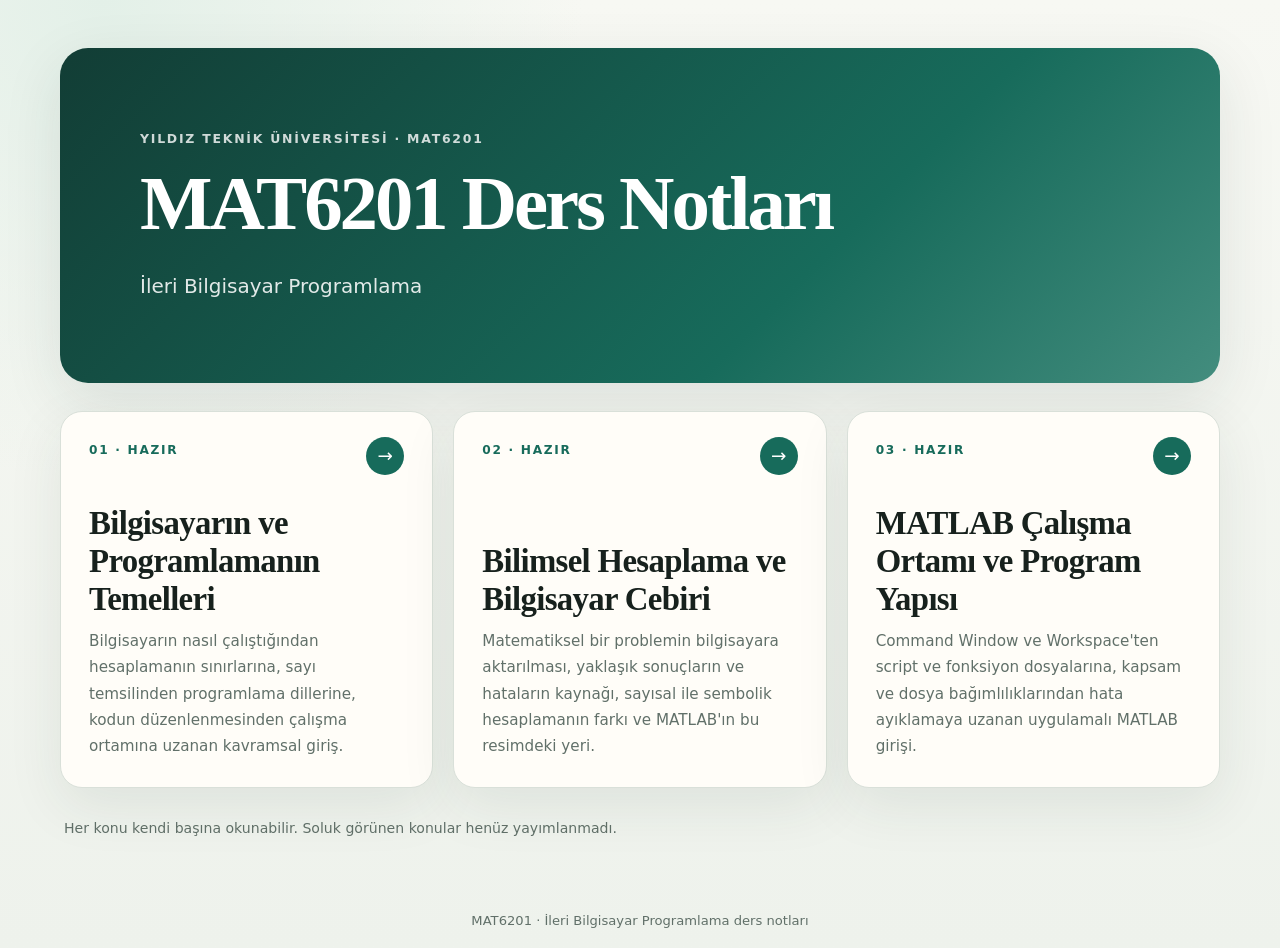
<file: index.html>
<!doctype html>
<html lang="tr">
<head>
<meta charset="utf-8">
<meta name="viewport" content="width=device-width,initial-scale=1">
<title>MAT6201 Ders Notları</title>
<meta name="description" content="YTÜ MAT6201 İleri Bilgisayar Programlama dersi için konu notları.">
<meta name="author" content="Melih Mert Oskay">
<link rel="canonical" href="https://melihmertoskay.github.io/MAT6201/">
<link rel="icon" href="./assets/favicon.svg" type="image/svg+xml">
<meta property="og:type" content="website">
<meta property="og:site_name" content="MAT6201 Ders Notları">
<meta property="og:locale" content="tr_TR">
<meta property="og:title" content="MAT6201 Ders Notları">
<meta property="og:description" content="YTÜ MAT6201 İleri Bilgisayar Programlama dersi için konu notları.">
<meta property="og:url" content="https://melihmertoskay.github.io/MAT6201/">
<meta name="twitter:card" content="summary">
<link rel="stylesheet" href="./assets/style.css">
</head>
<body>
<main class="shell">
<header class="hero">
<p class="eyebrow">Yıldız Teknik Üniversitesi · MAT6201</p>
<h1>MAT6201 Ders Notları</h1>
<p class="lead">İleri Bilgisayar Programlama</p>
</header>
<section class="topics" aria-label="Ders konuları">
<a class="topic-card active" href="./bilgisayarin-temelleri/">
<span class="topic-number">01 · Hazır</span>
<span class="arrow" aria-hidden="true">→</span>
<h2>Bilgisayarın ve Programlamanın Temelleri</h2>
<p>Bilgisayarın nasıl çalıştığından hesaplamanın sınırlarına, sayı temsilinden programlama dillerine, kodun düzenlenmesinden çalışma ortamına uzanan kavramsal giriş.</p>
</a>
<a class="topic-card active" href="./bilimsel-hesaplama/">
<span class="topic-number">02 · Hazır</span>
<span class="arrow" aria-hidden="true">→</span>
<h2>Bilimsel Hesaplama ve Bilgisayar Cebiri</h2>
<p>Matematiksel bir problemin bilgisayara aktarılması, yaklaşık sonuçların ve hataların kaynağı, sayısal ile sembolik hesaplamanın farkı ve MATLAB'ın bu resimdeki yeri.</p>
</a>
<a class="topic-card active" href="./matlab-calisma-ortami/">
<span class="topic-number">03 · Hazır</span>
<span class="arrow" aria-hidden="true">→</span>
<h2>MATLAB Çalışma Ortamı ve Program Yapısı</h2>
<p>Command Window ve Workspace'ten script ve fonksiyon dosyalarına, kapsam ve dosya bağımlılıklarından hata ayıklamaya uzanan uygulamalı MATLAB girişi.</p>
</a>
</section>
<p class="legend">Her konu kendi başına okunabilir. Soluk görünen konular henüz yayımlanmadı.</p>
<footer>MAT6201 · İleri Bilgisayar Programlama ders notları</footer>
</main>
</body>
</html>
</file>
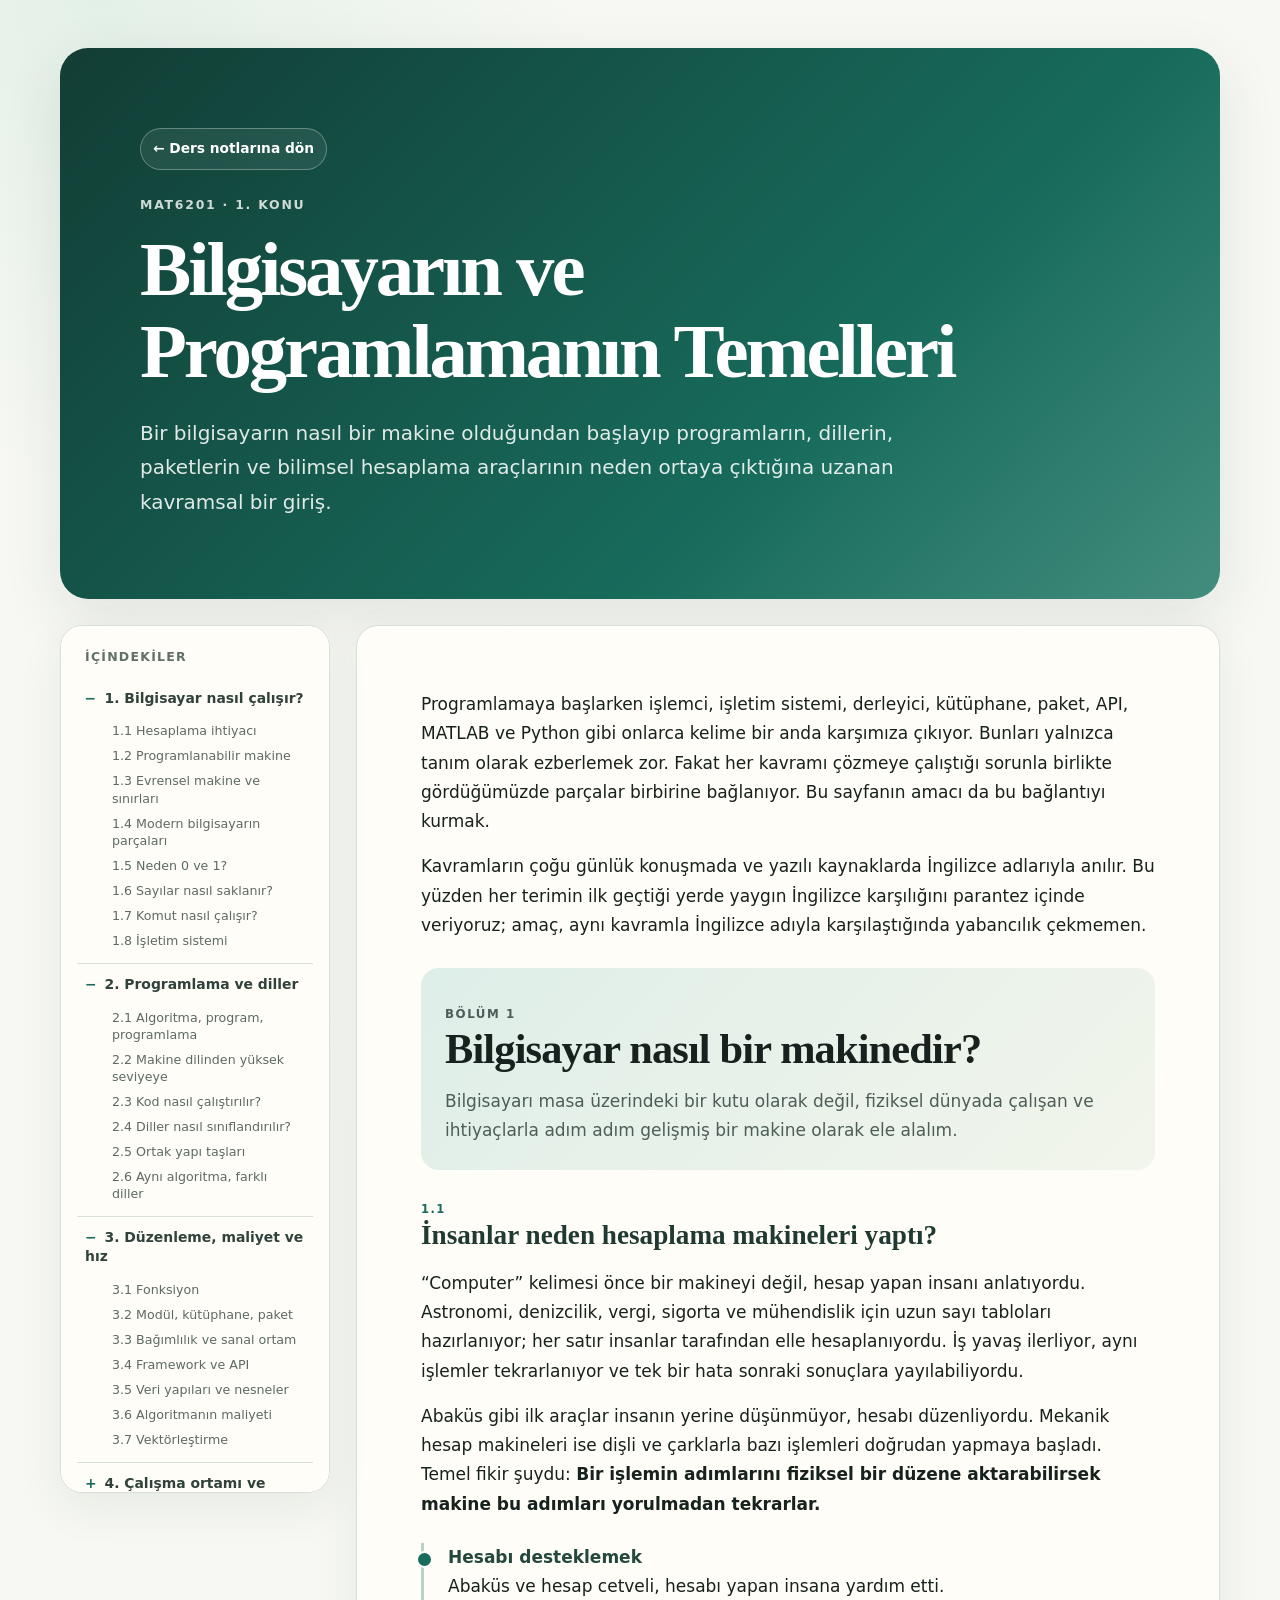
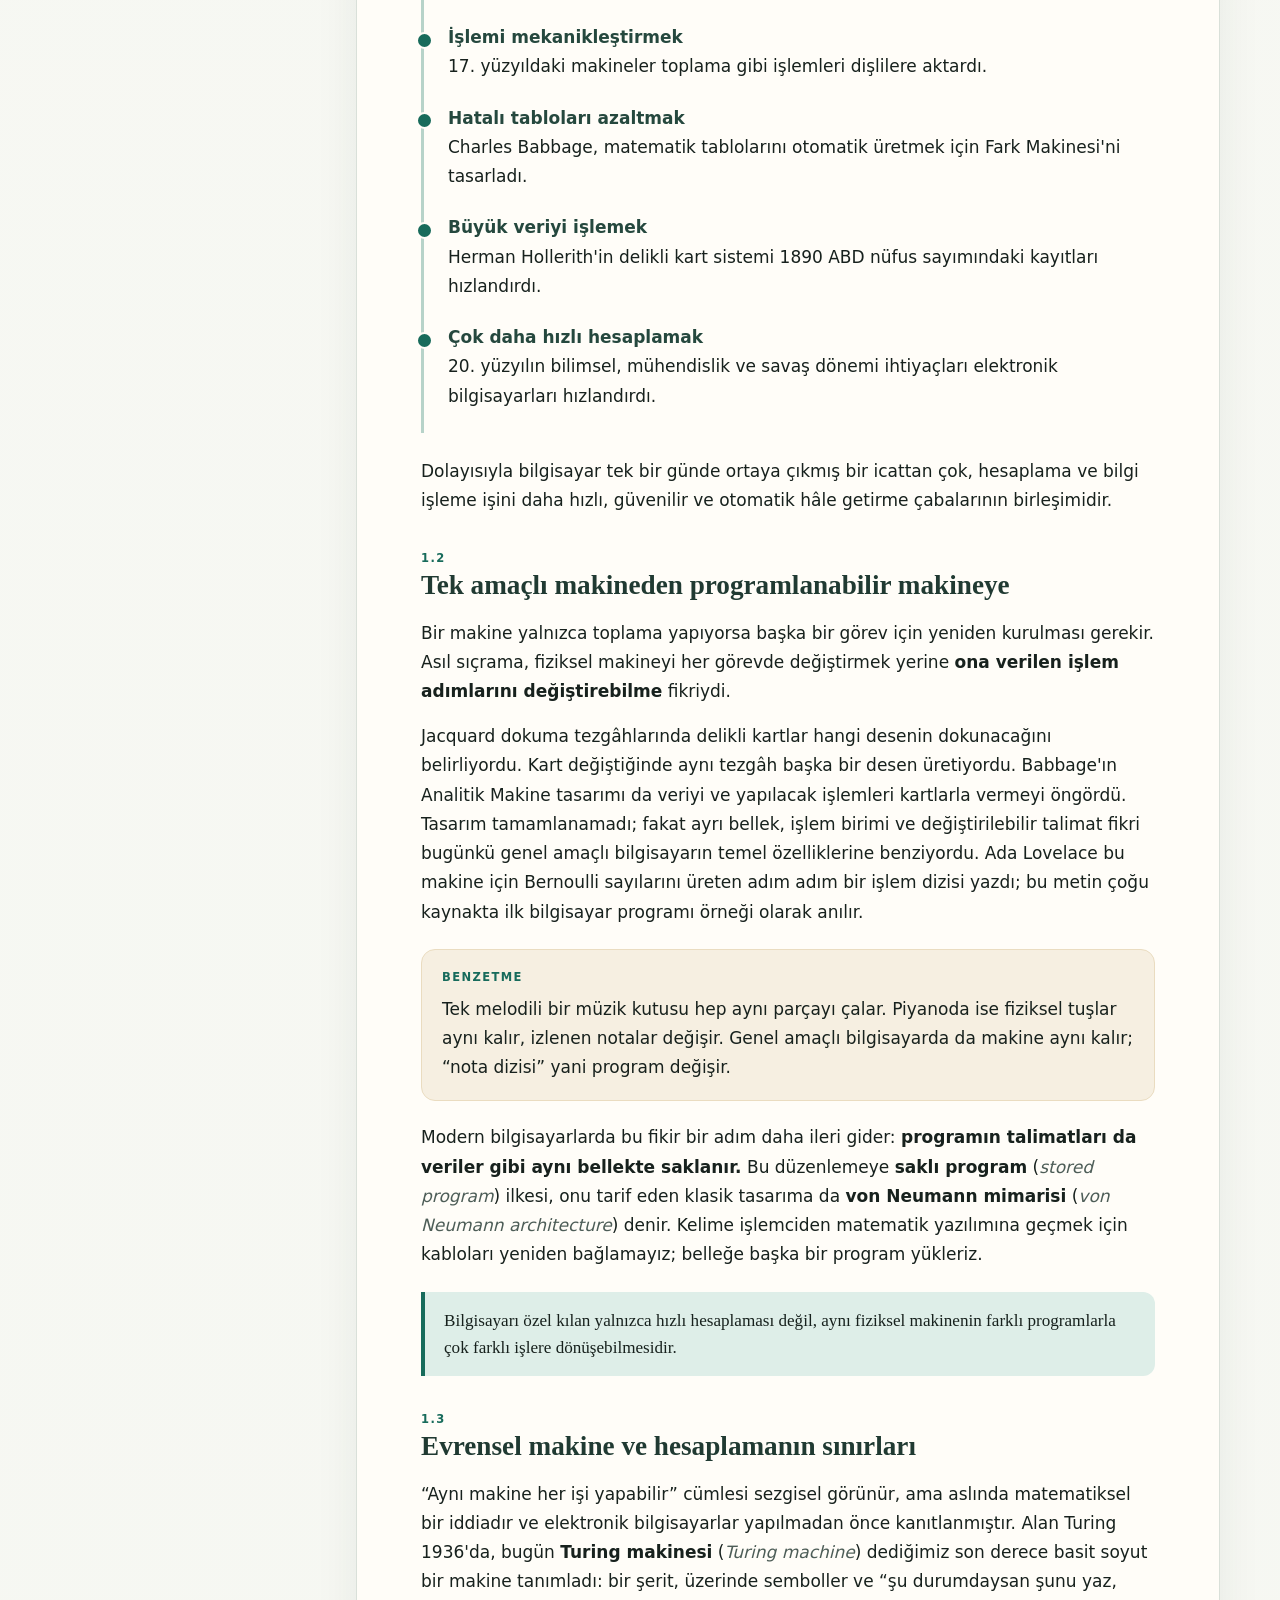
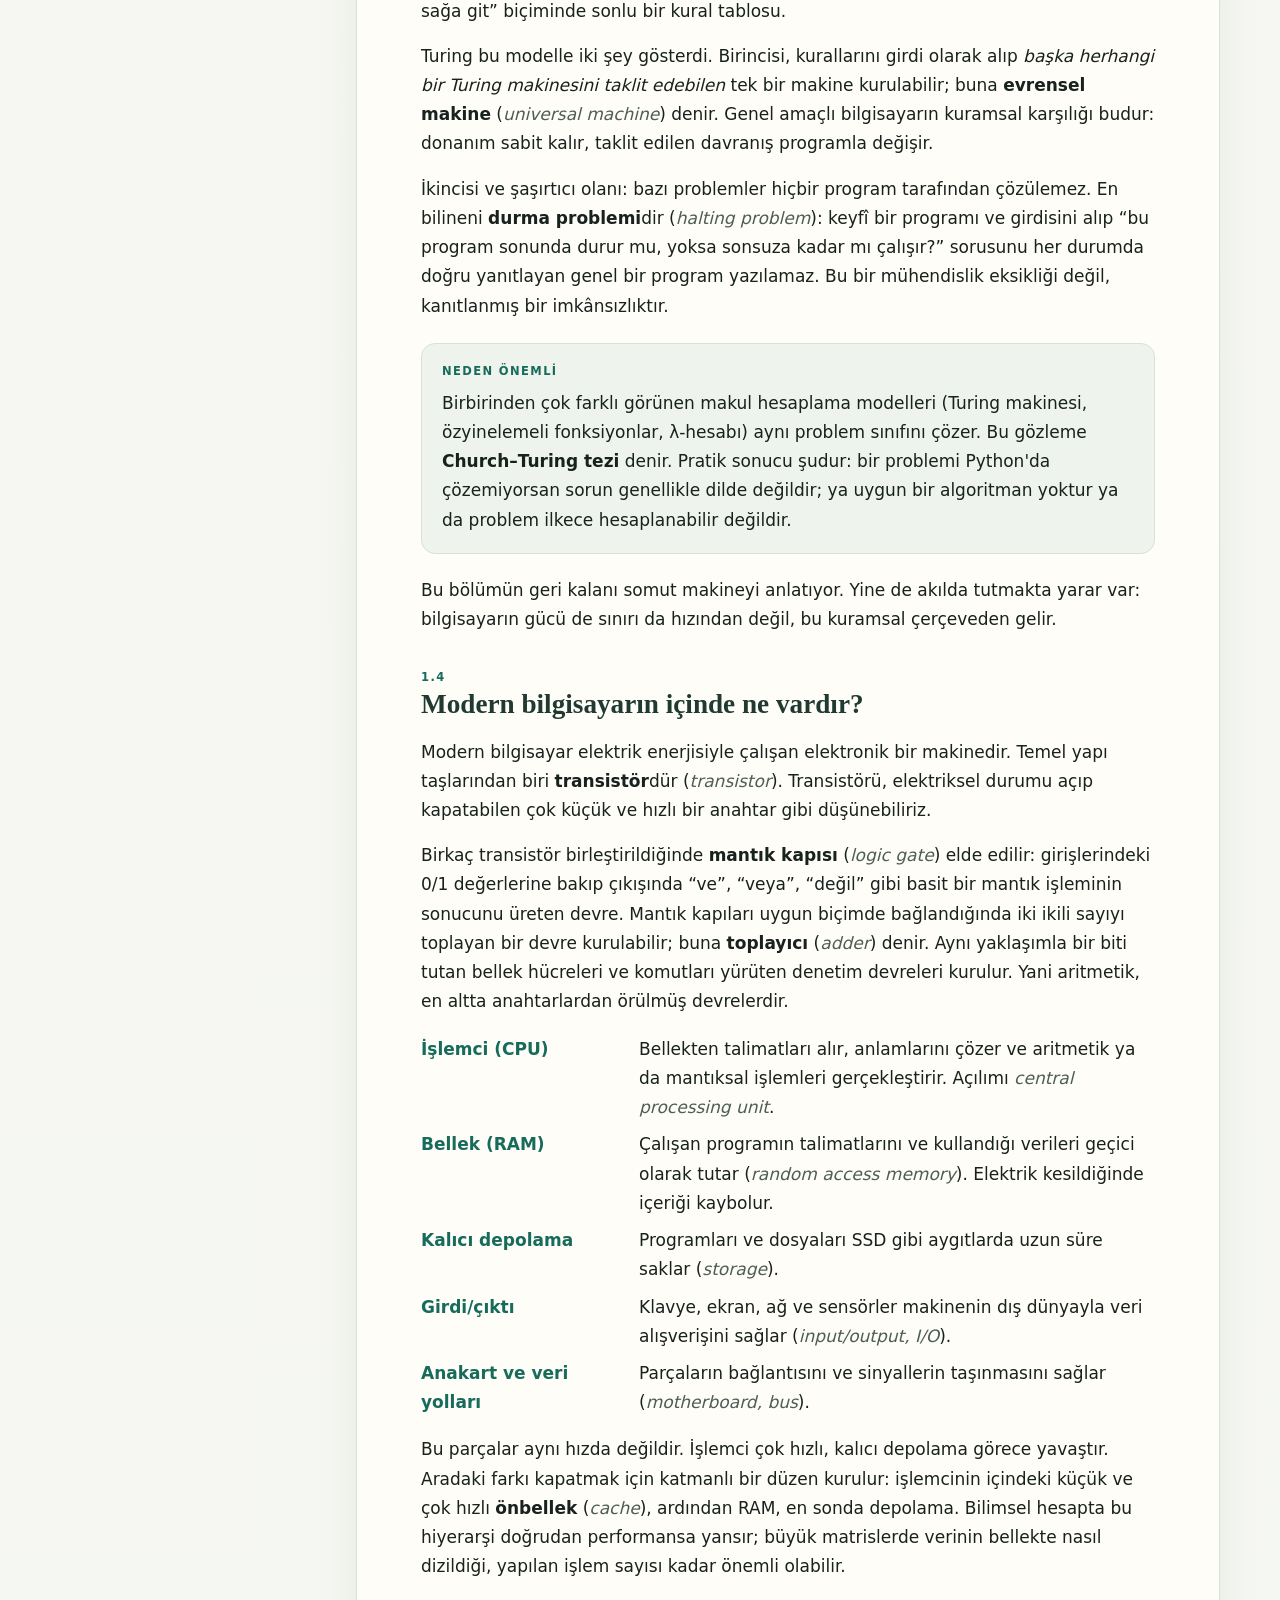
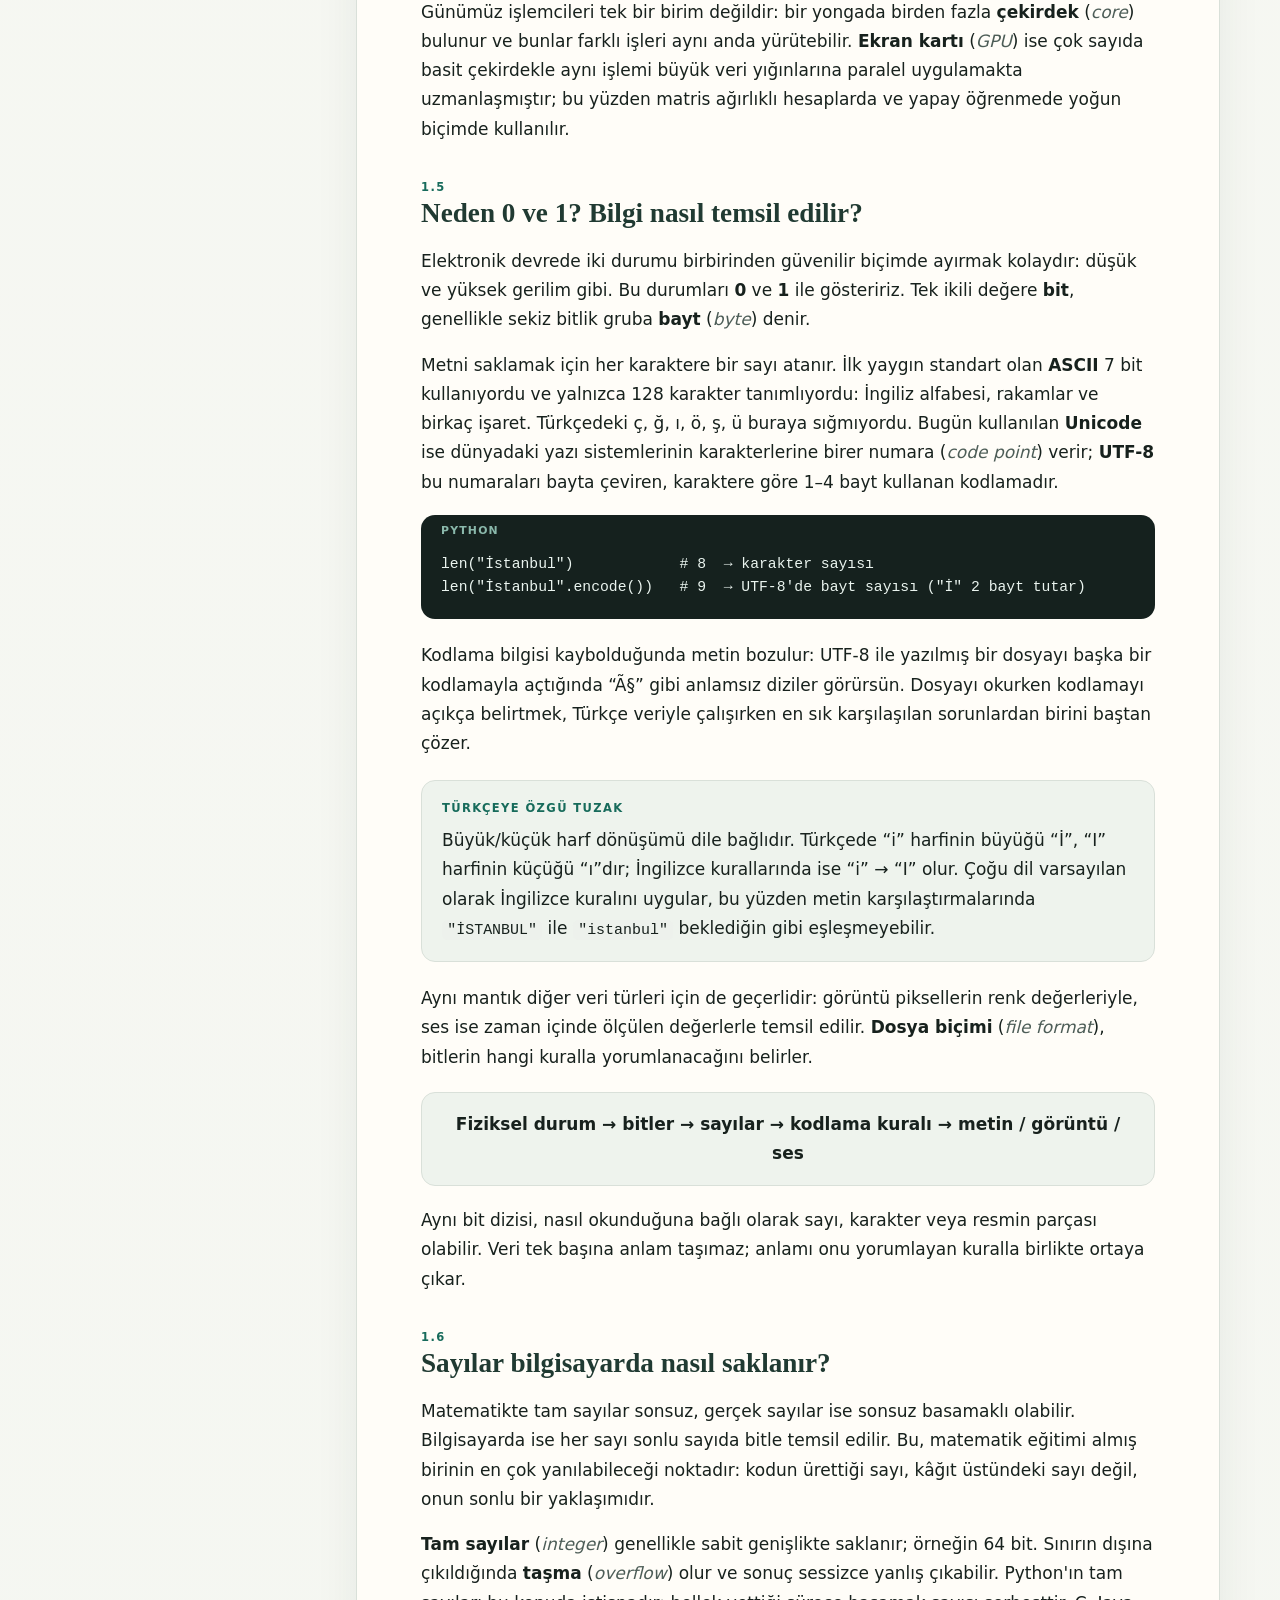
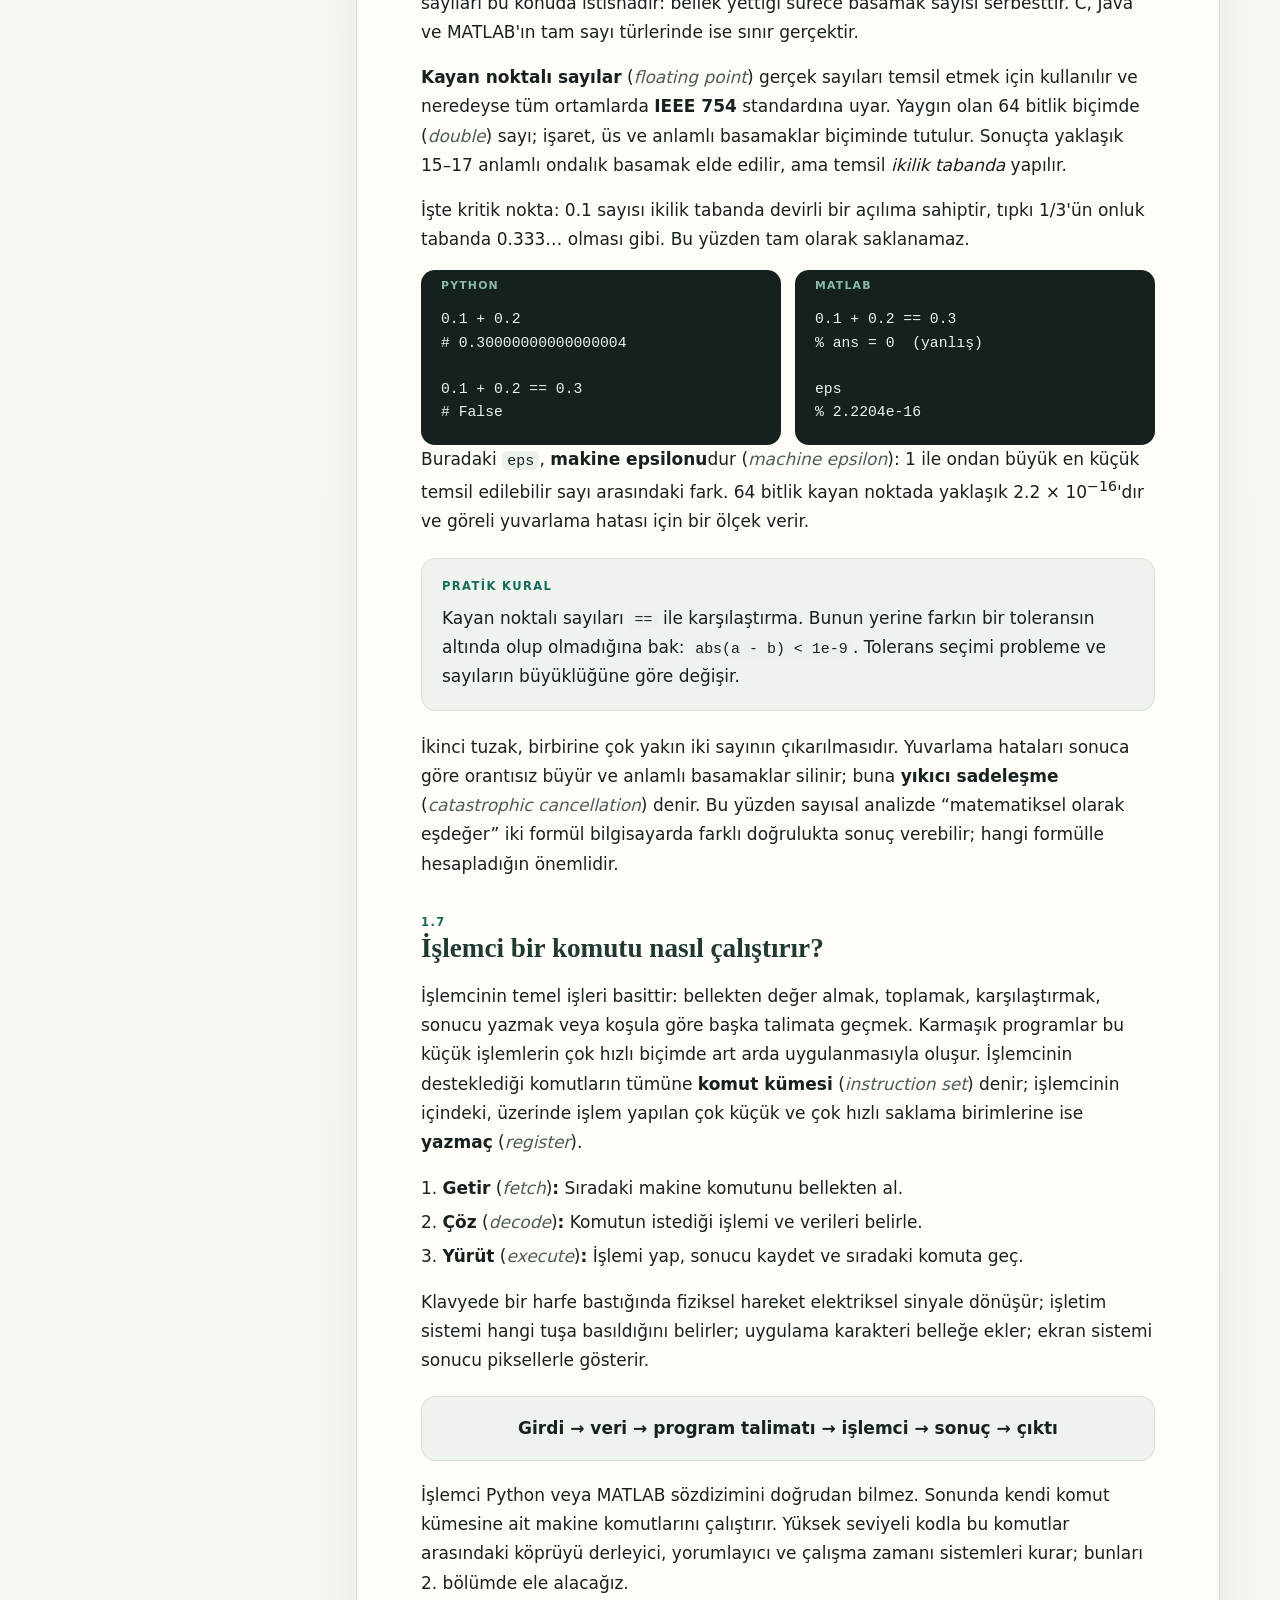
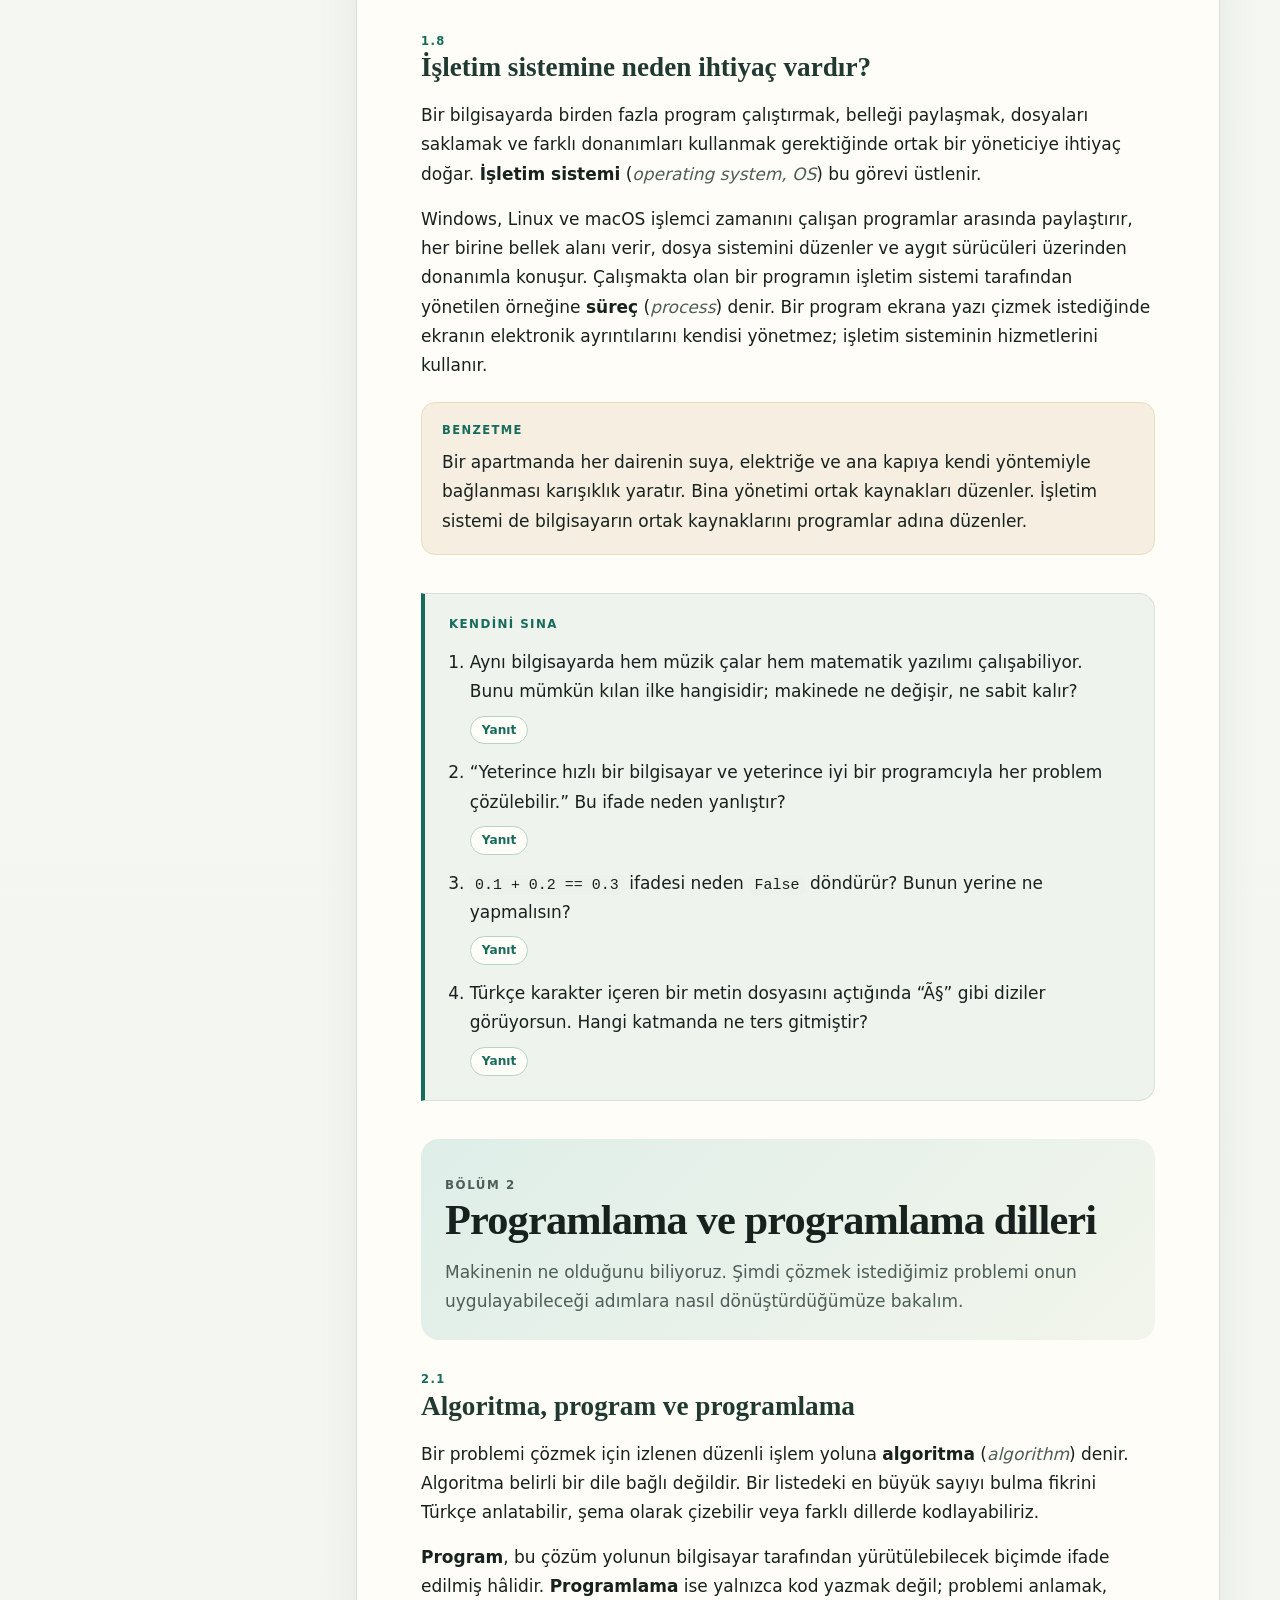
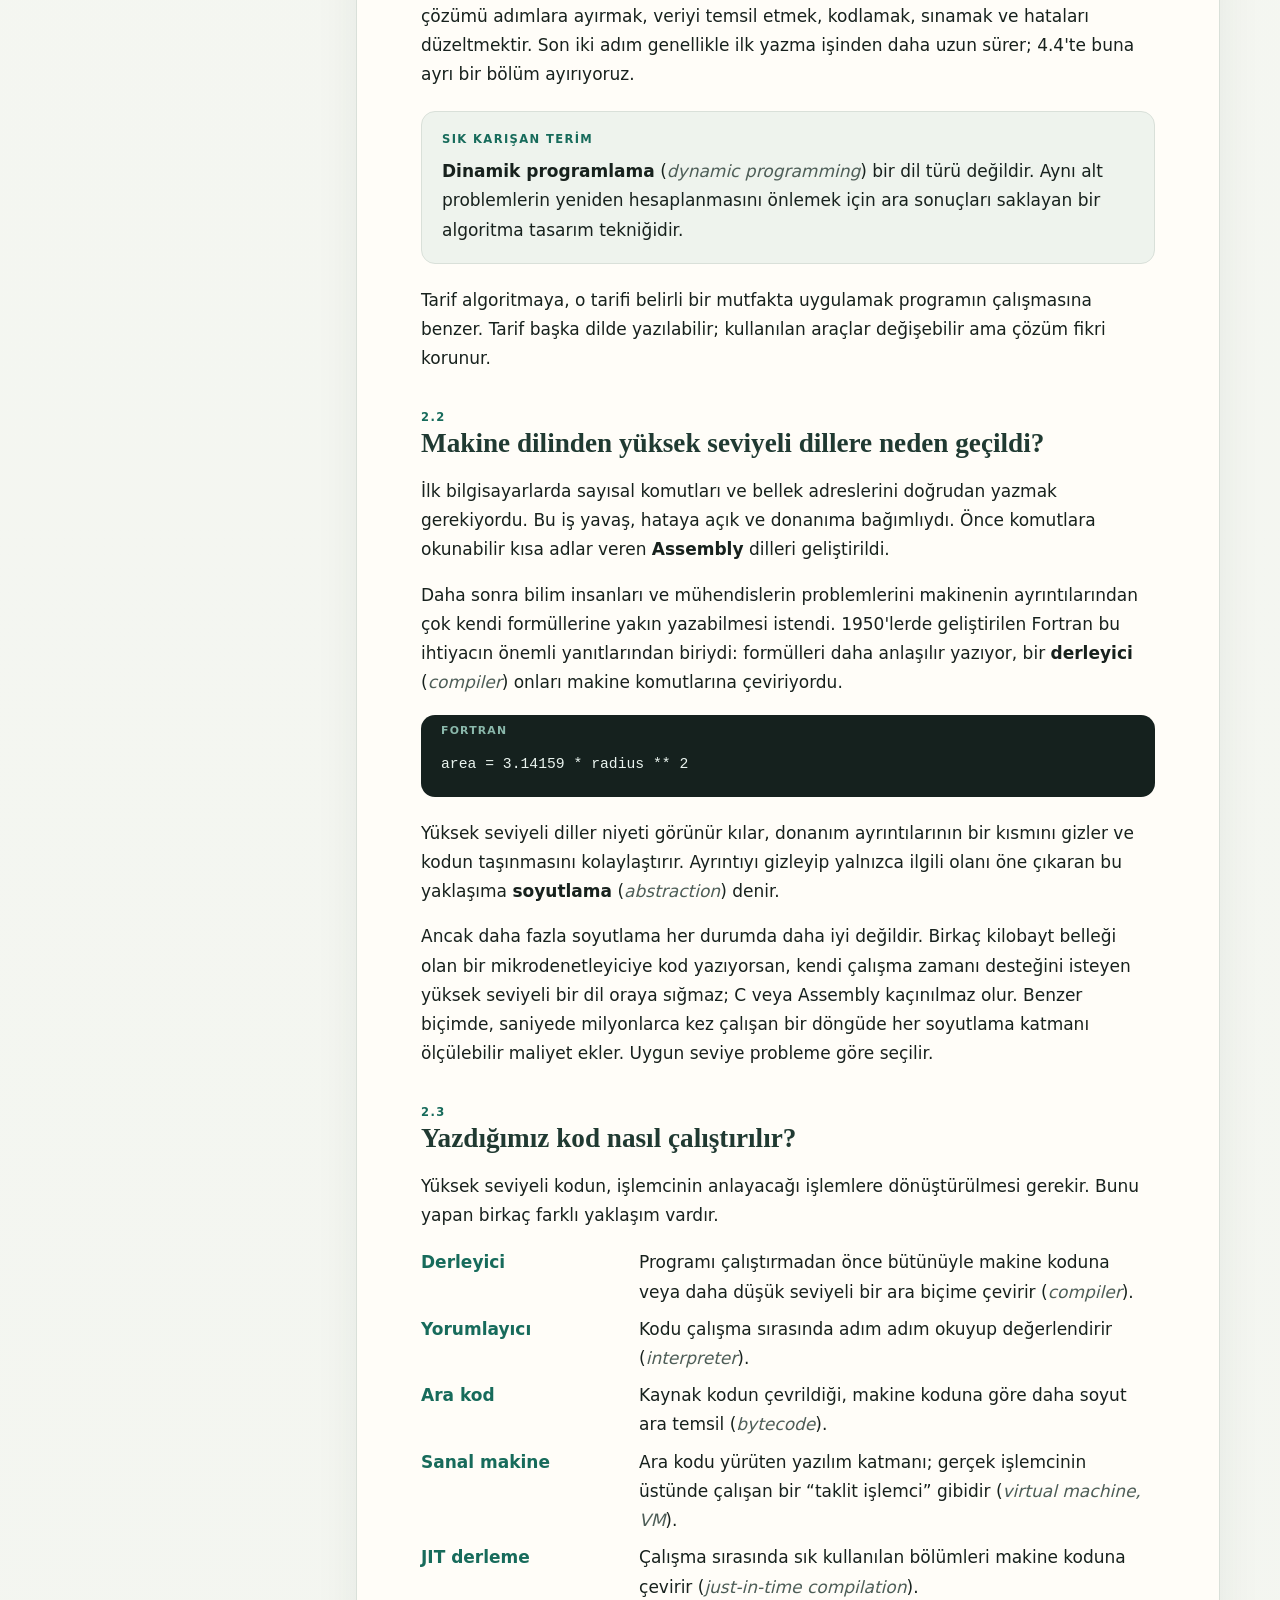
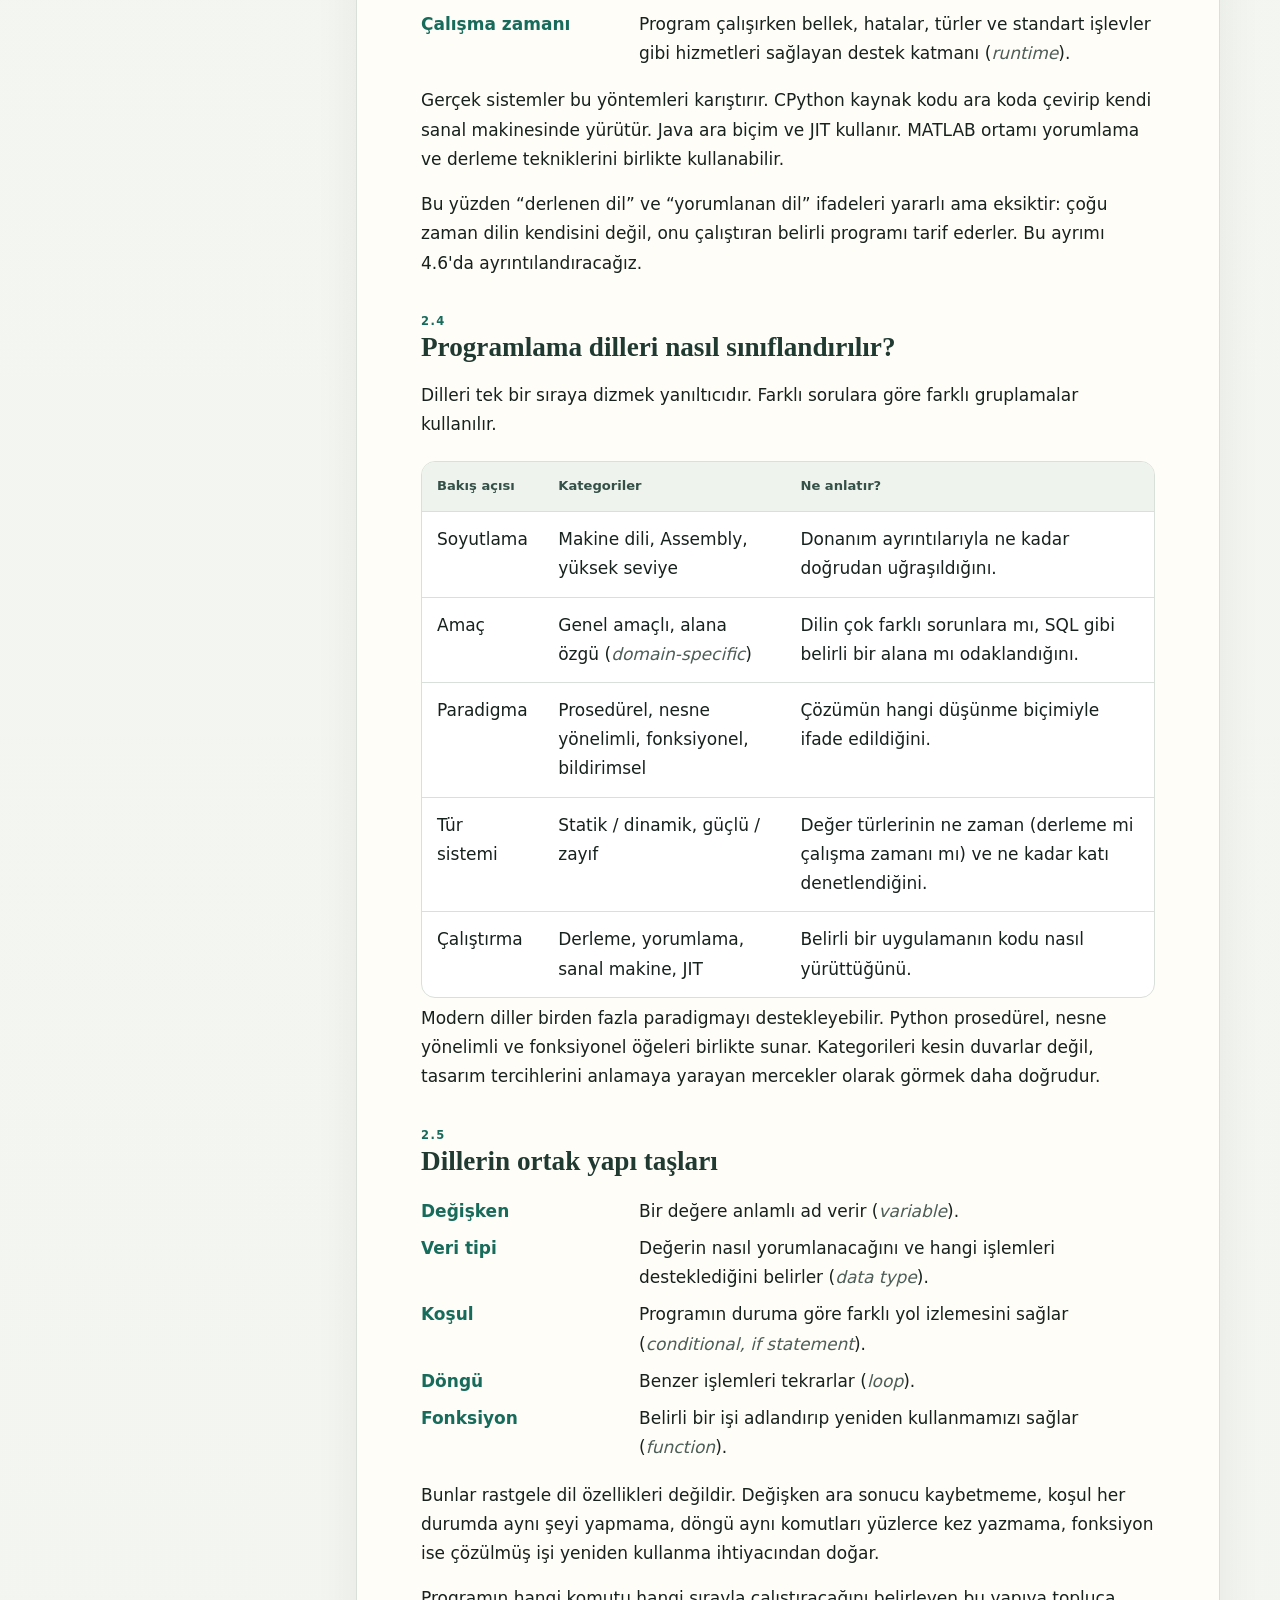
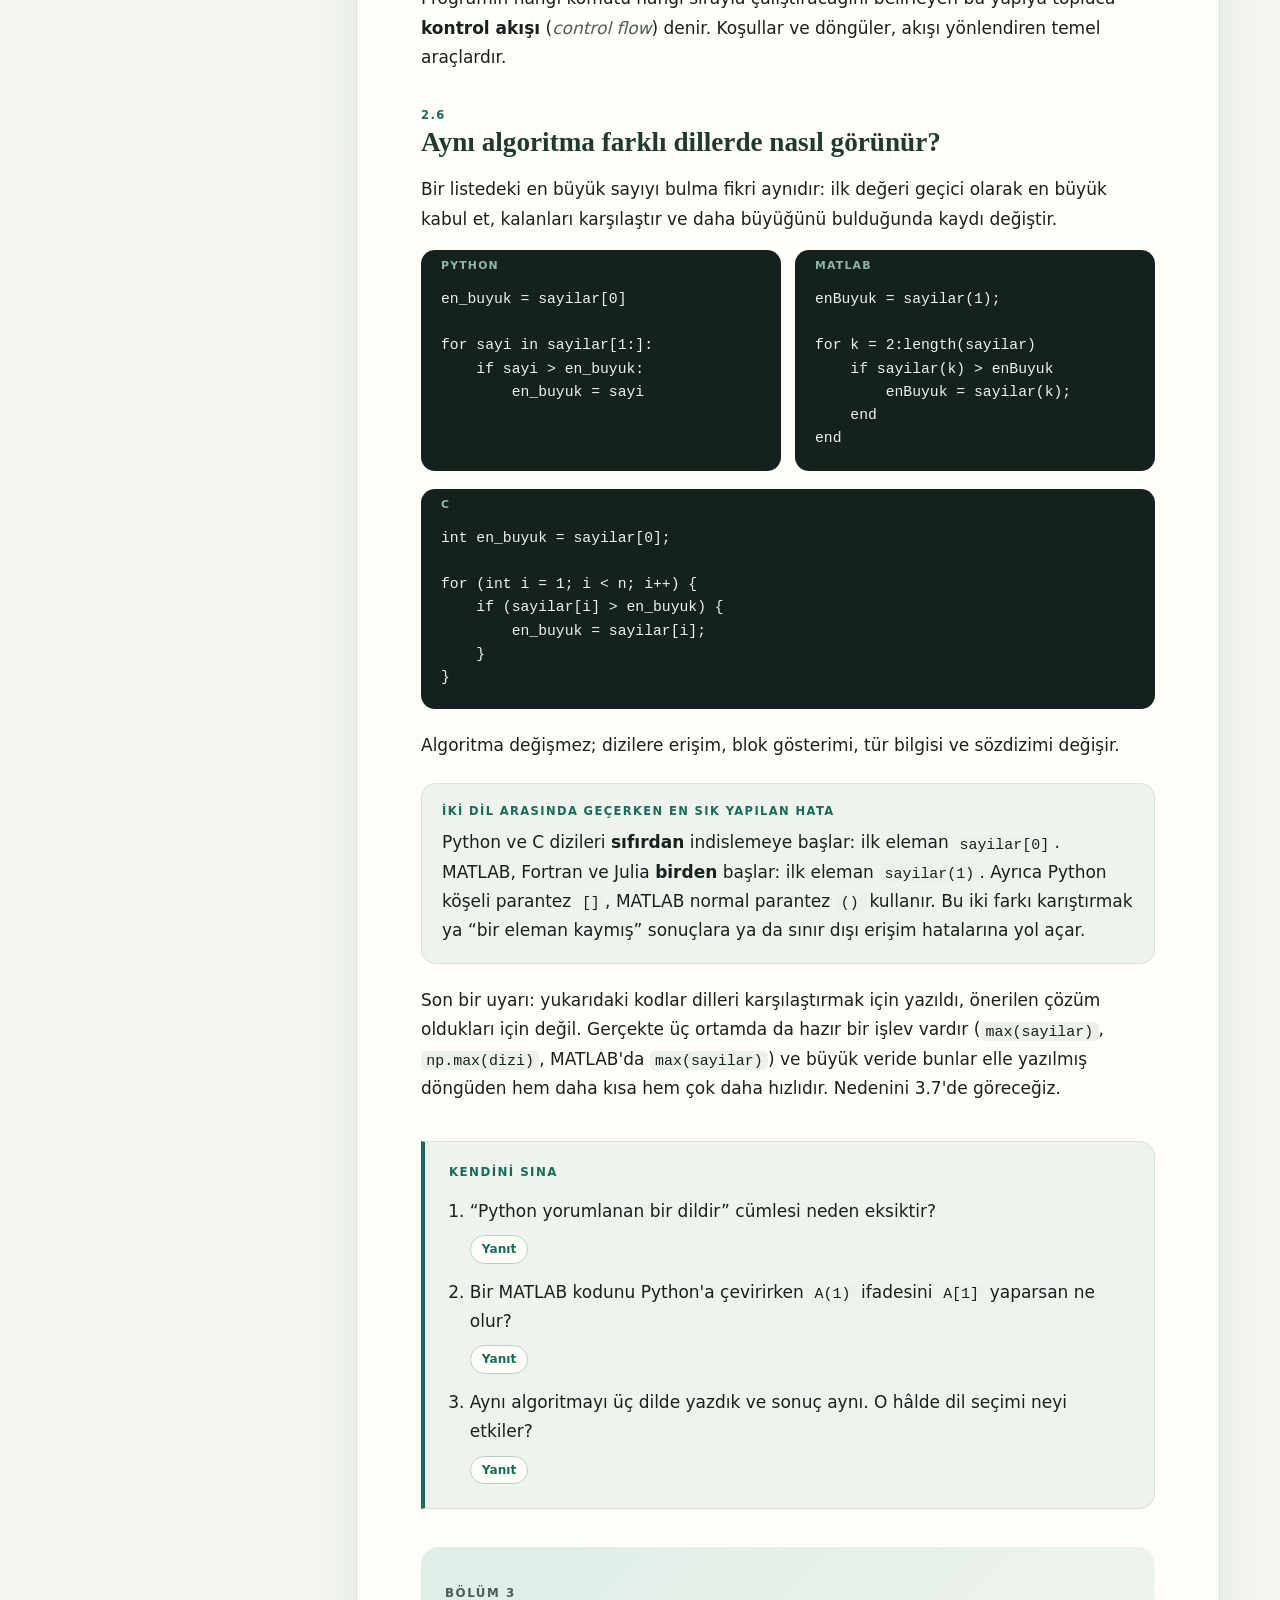
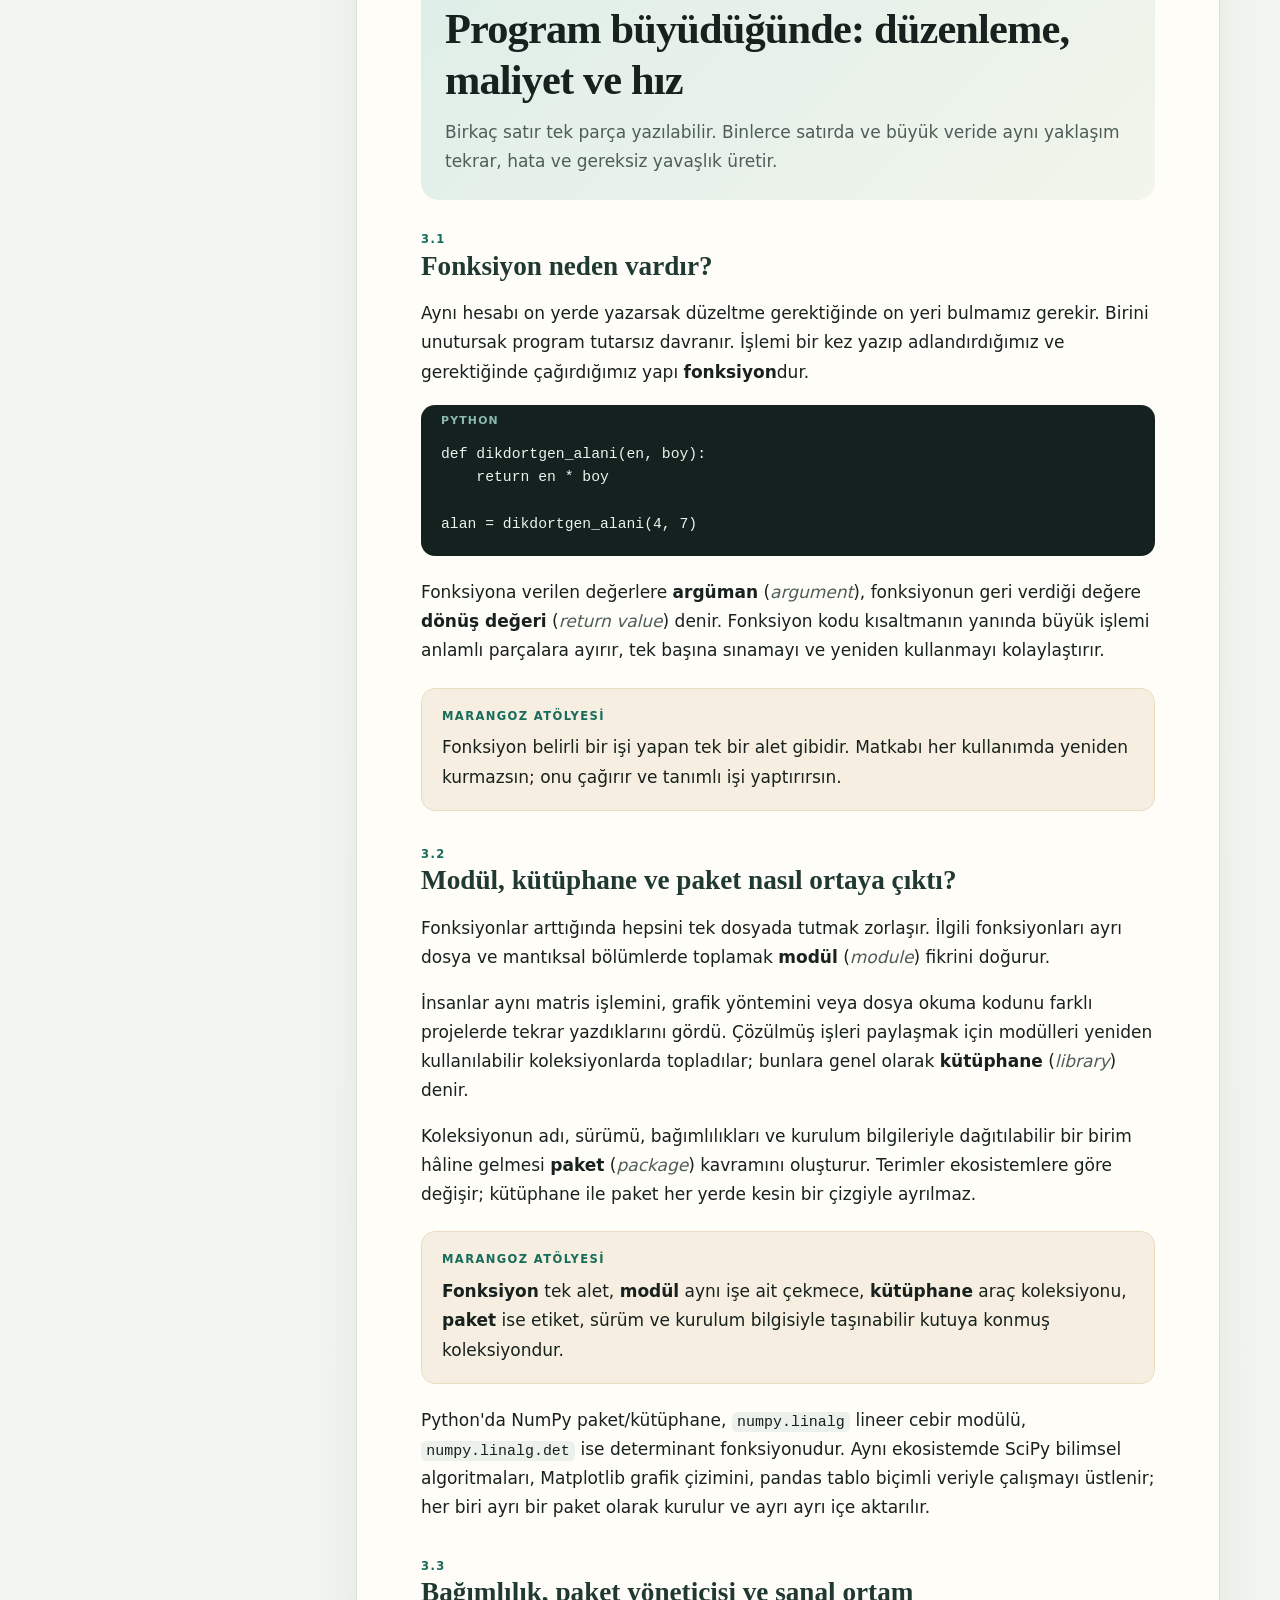
<file: bilgisayarin-temelleri/index.html>
<!doctype html>
<html lang="tr">
<head>
<meta charset="utf-8">
<meta name="viewport" content="width=device-width,initial-scale=1">
<title>Bilgisayarın ve Programlamanın Temelleri | MAT6201</title>
<meta name="description" content="Bilgisayarların nasıl çalıştığını, programlamanın neden ortaya çıktığını ve temel yazılım kavramlarını tarihsel bağlamlarıyla anlatan rehber.">
<meta name="author" content="Melih Mert Oskay">
<link rel="canonical" href="https://melihmertoskay.github.io/MAT6201/bilgisayarin-temelleri/">
<link rel="icon" href="../assets/favicon.svg" type="image/svg+xml">
<meta property="og:type" content="article">
<meta property="og:site_name" content="MAT6201 Ders Notları">
<meta property="og:locale" content="tr_TR">
<meta property="og:title" content="Bilgisayarın ve Programlamanın Temelleri">
<meta property="og:description" content="Bilgisayarların nasıl çalıştığını, programlamanın neden ortaya çıktığını ve temel yazılım kavramlarını tarihsel bağlamlarıyla anlatan rehber.">
<meta property="og:url" content="https://melihmertoskay.github.io/MAT6201/bilgisayarin-temelleri/">
<meta name="twitter:card" content="summary">
<link rel="stylesheet" href="../assets/style.css">
<link rel="stylesheet" href="../assets/notes.css">
<script src="../assets/site.js" defer></script>
</head>
<body>
<div class="shell">
<header class="hero">
<a class="back-link" href="../">← Ders notlarına dön</a>
<p class="eyebrow">MAT6201 · 1. konu</p>
<h1>Bilgisayarın ve Programlamanın Temelleri</h1>
<p class="lead">Bir bilgisayarın nasıl bir makine olduğundan başlayıp programların, dillerin, paketlerin ve bilimsel hesaplama araçlarının neden ortaya çıktığına uzanan kavramsal bir giriş.</p>
</header>
<div class="layout">
<nav class="toc" aria-label="İçindekiler"><strong>İçindekiler</strong>
<details open><summary>1. Bilgisayar nasıl çalışır?</summary><ol>
<li><a href="#s1-1">1.1 Hesaplama ihtiyacı</a></li><li><a href="#s1-2">1.2 Programlanabilir makine</a></li><li><a href="#s1-3">1.3 Evrensel makine ve sınırları</a></li><li><a href="#s1-4">1.4 Modern bilgisayarın parçaları</a></li><li><a href="#s1-5">1.5 Neden 0 ve 1?</a></li><li><a href="#s1-6">1.6 Sayılar nasıl saklanır?</a></li><li><a href="#s1-7">1.7 Komut nasıl çalışır?</a></li><li><a href="#s1-8">1.8 İşletim sistemi</a></li>
</ol></details>
<details><summary>2. Programlama ve diller</summary><ol>
<li><a href="#s2-1">2.1 Algoritma, program, programlama</a></li><li><a href="#s2-2">2.2 Makine dilinden yüksek seviyeye</a></li><li><a href="#s2-3">2.3 Kod nasıl çalıştırılır?</a></li><li><a href="#s2-4">2.4 Diller nasıl sınıflandırılır?</a></li><li><a href="#s2-5">2.5 Ortak yapı taşları</a></li><li><a href="#s2-6">2.6 Aynı algoritma, farklı diller</a></li>
</ol></details>
<details><summary>3. Düzenleme, maliyet ve hız</summary><ol>
<li><a href="#s3-1">3.1 Fonksiyon</a></li><li><a href="#s3-2">3.2 Modül, kütüphane, paket</a></li><li><a href="#s3-3">3.3 Bağımlılık ve sanal ortam</a></li><li><a href="#s3-4">3.4 Framework ve API</a></li><li><a href="#s3-5">3.5 Veri yapıları ve nesneler</a></li><li><a href="#s3-6">3.6 Algoritmanın maliyeti</a></li><li><a href="#s3-7">3.7 Vektörleştirme</a></li>
</ol></details>
<details><summary>4. Çalışma ortamı ve ekosistem</summary><ol>
<li><a href="#s4-1">4.1 Script, program, proje</a></li><li><a href="#s4-2">4.2 Editör ve IDE</a></li><li><a href="#s4-3">4.3 Terminal ve dosya sistemi</a></li><li><a href="#s4-4">4.4 Hata mesajları ve hata ayıklama</a></li><li><a href="#s4-5">4.5 Sürüm kontrolü</a></li><li><a href="#s4-6">4.6 Dil ile uygulama farkı</a></li><li><a href="#s4-7">4.7 Açık kaynak ve ticari yazılım</a></li>
</ol></details>
<details><summary>5. Büyük resim</summary><ol>
<li><a href="#s5-1">5.1 Tek satırın altındaki katmanlar</a></li><li><a href="#s5-2">5.2 İlk programını çalıştır</a></li><li><a href="#s5-3">5.3 Kavramları öğrenme yolu</a></li><li><a href="#kaynaklar">Kaynaklar</a></li>
</ol></details>
</nav>

<main>
<p>Programlamaya başlarken işlemci, işletim sistemi, derleyici, kütüphane, paket, API, MATLAB ve Python gibi onlarca kelime bir anda karşımıza çıkıyor. Bunları yalnızca tanım olarak ezberlemek zor. Fakat her kavramı çözmeye çalıştığı sorunla birlikte gördüğümüzde parçalar birbirine bağlanıyor. Bu sayfanın amacı da bu bağlantıyı kurmak.</p>
<p>Kavramların çoğu günlük konuşmada ve yazılı kaynaklarda İngilizce adlarıyla anılır. Bu yüzden her terimin ilk geçtiği yerde yaygın İngilizce karşılığını parantez içinde veriyoruz; amaç, aynı kavramla İngilizce adıyla karşılaştığında yabancılık çekmemen.</p>

<section class="chapter" id="bolum1">
<header class="chapter-head"><p class="chapter-kicker">Bölüm 1</p><h2>Bilgisayar nasıl bir makinedir?</h2><p>Bilgisayarı masa üzerindeki bir kutu olarak değil, fiziksel dünyada çalışan ve ihtiyaçlarla adım adım gelişmiş bir makine olarak ele alalım.</p></header>

<div class="subsection" id="s1-1"><h3><span class="num">1.1</span>İnsanlar neden hesaplama makineleri yaptı?</h3>
<p>“Computer” kelimesi önce bir makineyi değil, hesap yapan insanı anlatıyordu. Astronomi, denizcilik, vergi, sigorta ve mühendislik için uzun sayı tabloları hazırlanıyor; her satır insanlar tarafından elle hesaplanıyordu. İş yavaş ilerliyor, aynı işlemler tekrarlanıyor ve tek bir hata sonraki sonuçlara yayılabiliyordu.</p>
<p>Abaküs gibi ilk araçlar insanın yerine düşünmüyor, hesabı düzenliyordu. Mekanik hesap makineleri ise dişli ve çarklarla bazı işlemleri doğrudan yapmaya başladı. Temel fikir şuydu: <strong>Bir işlemin adımlarını fiziksel bir düzene aktarabilirsek makine bu adımları yorulmadan tekrarlar.</strong></p>
<ul class="timeline">
<li><strong>Hesabı desteklemek</strong>Abaküs ve hesap cetveli, hesabı yapan insana yardım etti.</li>
<li><strong>İşlemi mekanikleştirmek</strong>17. yüzyıldaki makineler toplama gibi işlemleri dişlilere aktardı.</li>
<li><strong>Hatalı tabloları azaltmak</strong>Charles Babbage, matematik tablolarını otomatik üretmek için Fark Makinesi'ni tasarladı.</li>
<li><strong>Büyük veriyi işlemek</strong>Herman Hollerith'in delikli kart sistemi 1890 ABD nüfus sayımındaki kayıtları hızlandırdı.</li>
<li><strong>Çok daha hızlı hesaplamak</strong>20. yüzyılın bilimsel, mühendislik ve savaş dönemi ihtiyaçları elektronik bilgisayarları hızlandırdı.</li>
</ul>
<p>Dolayısıyla bilgisayar tek bir günde ortaya çıkmış bir icattan çok, hesaplama ve bilgi işleme işini daha hızlı, güvenilir ve otomatik hâle getirme çabalarının birleşimidir.</p>
</div>

<div class="subsection" id="s1-2"><h3><span class="num">1.2</span>Tek amaçlı makineden programlanabilir makineye</h3>
<p>Bir makine yalnızca toplama yapıyorsa başka bir görev için yeniden kurulması gerekir. Asıl sıçrama, fiziksel makineyi her görevde değiştirmek yerine <strong>ona verilen işlem adımlarını değiştirebilme</strong> fikriydi.</p>
<p>Jacquard dokuma tezgâhlarında delikli kartlar hangi desenin dokunacağını belirliyordu. Kart değiştiğinde aynı tezgâh başka bir desen üretiyordu. Babbage'ın Analitik Makine tasarımı da veriyi ve yapılacak işlemleri kartlarla vermeyi öngördü. Tasarım tamamlanamadı; fakat ayrı bellek, işlem birimi ve değiştirilebilir talimat fikri bugünkü genel amaçlı bilgisayarın temel özelliklerine benziyordu. Ada Lovelace bu makine için Bernoulli sayılarını üreten adım adım bir işlem dizisi yazdı; bu metin çoğu kaynakta ilk bilgisayar programı örneği olarak anılır.</p>
<div class="analogy"><span class="label">Benzetme</span>Tek melodili bir müzik kutusu hep aynı parçayı çalar. Piyanoda ise fiziksel tuşlar aynı kalır, izlenen notalar değişir. Genel amaçlı bilgisayarda da makine aynı kalır; “nota dizisi” yani program değişir.</div>
<p>Modern bilgisayarlarda bu fikir bir adım daha ileri gider: <strong>programın talimatları da veriler gibi aynı bellekte saklanır.</strong> Bu düzenlemeye <strong>saklı program</strong> (<span class="en">stored program</span>) ilkesi, onu tarif eden klasik tasarıma da <strong>von Neumann mimarisi</strong> (<span class="en">von Neumann architecture</span>) denir. Kelime işlemciden matematik yazılımına geçmek için kabloları yeniden bağlamayız; belleğe başka bir program yükleriz.</p>
<blockquote>Bilgisayarı özel kılan yalnızca hızlı hesaplaması değil, aynı fiziksel makinenin farklı programlarla çok farklı işlere dönüşebilmesidir.</blockquote>
</div>

<div class="subsection" id="s1-3"><h3><span class="num">1.3</span>Evrensel makine ve hesaplamanın sınırları</h3>
<p>“Aynı makine her işi yapabilir” cümlesi sezgisel görünür, ama aslında matematiksel bir iddiadır ve elektronik bilgisayarlar yapılmadan önce kanıtlanmıştır. Alan Turing 1936'da, bugün <strong>Turing makinesi</strong> (<span class="en">Turing machine</span>) dediğimiz son derece basit soyut bir makine tanımladı: bir şerit, üzerinde semboller ve “şu durumdaysan şunu yaz, sağa git” biçiminde sonlu bir kural tablosu.</p>
<p>Turing bu modelle iki şey gösterdi. Birincisi, kurallarını girdi olarak alıp <em>başka herhangi bir Turing makinesini taklit edebilen</em> tek bir makine kurulabilir; buna <strong>evrensel makine</strong> (<span class="en">universal machine</span>) denir. Genel amaçlı bilgisayarın kuramsal karşılığı budur: donanım sabit kalır, taklit edilen davranış programla değişir.</p>
<p>İkincisi ve şaşırtıcı olanı: bazı problemler hiçbir program tarafından çözülemez. En bilineni <strong>durma problemi</strong>dir (<span class="en">halting problem</span>): keyfî bir programı ve girdisini alıp “bu program sonunda durur mu, yoksa sonsuza kadar mı çalışır?” sorusunu her durumda doğru yanıtlayan genel bir program yazılamaz. Bu bir mühendislik eksikliği değil, kanıtlanmış bir imkânsızlıktır.</p>
<div class="callout"><span class="label">Neden önemli</span>Birbirinden çok farklı görünen makul hesaplama modelleri (Turing makinesi, özyinelemeli fonksiyonlar, λ-hesabı) aynı problem sınıfını çözer. Bu gözleme <strong>Church–Turing tezi</strong> denir. Pratik sonucu şudur: bir problemi Python'da çözemiyorsan sorun genellikle dilde değildir; ya uygun bir algoritman yoktur ya da problem ilkece hesaplanabilir değildir.</div>
<p>Bu bölümün geri kalanı somut makineyi anlatıyor. Yine de akılda tutmakta yarar var: bilgisayarın gücü de sınırı da hızından değil, bu kuramsal çerçeveden gelir.</p>
</div>

<div class="subsection" id="s1-4"><h3><span class="num">1.4</span>Modern bilgisayarın içinde ne vardır?</h3>
<p>Modern bilgisayar elektrik enerjisiyle çalışan elektronik bir makinedir. Temel yapı taşlarından biri <strong>transistör</strong>dür (<span class="en">transistor</span>). Transistörü, elektriksel durumu açıp kapatabilen çok küçük ve hızlı bir anahtar gibi düşünebiliriz.</p>
<p>Birkaç transistör birleştirildiğinde <strong>mantık kapısı</strong> (<span class="en">logic gate</span>) elde edilir: girişlerindeki 0/1 değerlerine bakıp çıkışında “ve”, “veya”, “değil” gibi basit bir mantık işleminin sonucunu üreten devre. Mantık kapıları uygun biçimde bağlandığında iki ikili sayıyı toplayan bir devre kurulabilir; buna <strong>toplayıcı</strong> (<span class="en">adder</span>) denir. Aynı yaklaşımla bir biti tutan bellek hücreleri ve komutları yürüten denetim devreleri kurulur. Yani aritmetik, en altta anahtarlardan örülmüş devrelerdir.</p>
<dl class="defs"><dt>İşlemci (CPU)</dt><dd>Bellekten talimatları alır, anlamlarını çözer ve aritmetik ya da mantıksal işlemleri gerçekleştirir. Açılımı <span class="en">central processing unit</span>.</dd><dt>Bellek (RAM)</dt><dd>Çalışan programın talimatlarını ve kullandığı verileri geçici olarak tutar (<span class="en">random access memory</span>). Elektrik kesildiğinde içeriği kaybolur.</dd><dt>Kalıcı depolama</dt><dd>Programları ve dosyaları SSD gibi aygıtlarda uzun süre saklar (<span class="en">storage</span>).</dd><dt>Girdi/çıktı</dt><dd>Klavye, ekran, ağ ve sensörler makinenin dış dünyayla veri alışverişini sağlar (<span class="en">input/output, I/O</span>).</dd><dt>Anakart ve veri yolları</dt><dd>Parçaların bağlantısını ve sinyallerin taşınmasını sağlar (<span class="en">motherboard, bus</span>).</dd></dl>
<p>Bu parçalar aynı hızda değildir. İşlemci çok hızlı, kalıcı depolama görece yavaştır. Aradaki farkı kapatmak için katmanlı bir düzen kurulur: işlemcinin içindeki küçük ve çok hızlı <strong>önbellek</strong> (<span class="en">cache</span>), ardından RAM, en sonda depolama. Bilimsel hesapta bu hiyerarşi doğrudan performansa yansır; büyük matrislerde verinin bellekte nasıl dizildiği, yapılan işlem sayısı kadar önemli olabilir.</p>
<p>Günümüz işlemcileri tek bir birim değildir: bir yongada birden fazla <strong>çekirdek</strong> (<span class="en">core</span>) bulunur ve bunlar farklı işleri aynı anda yürütebilir. <strong>Ekran kartı</strong> (<span class="en">GPU</span>) ise çok sayıda basit çekirdekle aynı işlemi büyük veri yığınlarına paralel uygulamakta uzmanlaşmıştır; bu yüzden matris ağırlıklı hesaplarda ve yapay öğrenmede yoğun biçimde kullanılır.</p>
</div>

<div class="subsection" id="s1-5"><h3><span class="num">1.5</span>Neden 0 ve 1? Bilgi nasıl temsil edilir?</h3>
<p>Elektronik devrede iki durumu birbirinden güvenilir biçimde ayırmak kolaydır: düşük ve yüksek gerilim gibi. Bu durumları <strong>0</strong> ve <strong>1</strong> ile gösteririz. Tek ikili değere <strong>bit</strong>, genellikle sekiz bitlik gruba <strong>bayt</strong> (<span class="en">byte</span>) denir.</p>
<p>Metni saklamak için her karaktere bir sayı atanır. İlk yaygın standart olan <strong>ASCII</strong> 7 bit kullanıyordu ve yalnızca 128 karakter tanımlıyordu: İngiliz alfabesi, rakamlar ve birkaç işaret. Türkçedeki ç, ğ, ı, ö, ş, ü buraya sığmıyordu. Bugün kullanılan <strong>Unicode</strong> ise dünyadaki yazı sistemlerinin karakterlerine birer numara (<span class="en">code point</span>) verir; <strong>UTF-8</strong> bu numaraları bayta çeviren, karaktere göre 1–4 bayt kullanan kodlamadır.</p>
<pre data-lang="Python"><code>len("İstanbul")            # 8  → karakter sayısı
len("İstanbul".encode())   # 9  → UTF-8'de bayt sayısı ("İ" 2 bayt tutar)</code></pre>
<p>Kodlama bilgisi kaybolduğunda metin bozulur: UTF-8 ile yazılmış bir dosyayı başka bir kodlamayla açtığında “Ã§” gibi anlamsız diziler görürsün. Dosyayı okurken kodlamayı açıkça belirtmek, Türkçe veriyle çalışırken en sık karşılaşılan sorunlardan birini baştan çözer.</p>
<div class="callout"><span class="label">Türkçeye özgü tuzak</span>Büyük/küçük harf dönüşümü dile bağlıdır. Türkçede “i” harfinin büyüğü “İ”, “I” harfinin küçüğü “ı”dır; İngilizce kurallarında ise “i” → “I” olur. Çoğu dil varsayılan olarak İngilizce kuralını uygular, bu yüzden metin karşılaştırmalarında <code>"İSTANBUL"</code> ile <code>"istanbul"</code> beklediğin gibi eşleşmeyebilir.</div>
<p>Aynı mantık diğer veri türleri için de geçerlidir: görüntü piksellerin renk değerleriyle, ses ise zaman içinde ölçülen değerlerle temsil edilir. <strong>Dosya biçimi</strong> (<span class="en">file format</span>), bitlerin hangi kuralla yorumlanacağını belirler.</p>
<div class="flow">Fiziksel durum → bitler → sayılar → kodlama kuralı → metin / görüntü / ses</div>
<p>Aynı bit dizisi, nasıl okunduğuna bağlı olarak sayı, karakter veya resmin parçası olabilir. Veri tek başına anlam taşımaz; anlamı onu yorumlayan kuralla birlikte ortaya çıkar.</p>
</div>

<div class="subsection" id="s1-6"><h3><span class="num">1.6</span>Sayılar bilgisayarda nasıl saklanır?</h3>
<p>Matematikte tam sayılar sonsuz, gerçek sayılar ise sonsuz basamaklı olabilir. Bilgisayarda ise her sayı sonlu sayıda bitle temsil edilir. Bu, matematik eğitimi almış birinin en çok yanılabileceği noktadır: kodun ürettiği sayı, kâğıt üstündeki sayı değil, onun sonlu bir yaklaşımıdır.</p>
<p><strong>Tam sayılar</strong> (<span class="en">integer</span>) genellikle sabit genişlikte saklanır; örneğin 64 bit. Sınırın dışına çıkıldığında <strong>taşma</strong> (<span class="en">overflow</span>) olur ve sonuç sessizce yanlış çıkabilir. Python'ın tam sayıları bu konuda istisnadır: bellek yettiği sürece basamak sayısı serbesttir. C, Java ve MATLAB'ın tam sayı türlerinde ise sınır gerçektir.</p>
<p><strong>Kayan noktalı sayılar</strong> (<span class="en">floating point</span>) gerçek sayıları temsil etmek için kullanılır ve neredeyse tüm ortamlarda <strong>IEEE 754</strong> standardına uyar. Yaygın olan 64 bitlik biçimde (<span class="en">double</span>) sayı; işaret, üs ve anlamlı basamaklar biçiminde tutulur. Sonuçta yaklaşık 15–17 anlamlı ondalık basamak elde edilir, ama temsil <em>ikilik tabanda</em> yapılır.</p>
<p>İşte kritik nokta: 0.1 sayısı ikilik tabanda devirli bir açılıma sahiptir, tıpkı 1/3'ün onluk tabanda 0.333… olması gibi. Bu yüzden tam olarak saklanamaz.</p>
<div class="code-grid"><pre data-lang="Python"><code>0.1 + 0.2
# 0.30000000000000004

0.1 + 0.2 == 0.3
# False</code></pre><pre data-lang="MATLAB"><code>0.1 + 0.2 == 0.3
% ans = 0  (yanlış)

eps
% 2.2204e-16</code></pre></div>
<p>Buradaki <code>eps</code>, <strong>makine epsilonu</strong>dur (<span class="en">machine epsilon</span>): 1 ile ondan büyük en küçük temsil edilebilir sayı arasındaki fark. 64 bitlik kayan noktada yaklaşık 2.2 × 10<sup>−16</sup>'dır ve göreli yuvarlama hatası için bir ölçek verir.</p>
<div class="callout"><span class="label">Pratik kural</span>Kayan noktalı sayıları <code>==</code> ile karşılaştırma. Bunun yerine farkın bir toleransın altında olup olmadığına bak: <code>abs(a - b) &lt; 1e-9</code>. Tolerans seçimi probleme ve sayıların büyüklüğüne göre değişir.</div>
<p>İkinci tuzak, birbirine çok yakın iki sayının çıkarılmasıdır. Yuvarlama hataları sonuca göre orantısız büyür ve anlamlı basamaklar silinir; buna <strong>yıkıcı sadeleşme</strong> (<span class="en">catastrophic cancellation</span>) denir. Bu yüzden sayısal analizde “matematiksel olarak eşdeğer” iki formül bilgisayarda farklı doğrulukta sonuç verebilir; hangi formülle hesapladığın önemlidir.</p>
</div>

<div class="subsection" id="s1-7"><h3><span class="num">1.7</span>İşlemci bir komutu nasıl çalıştırır?</h3>
<p>İşlemcinin temel işleri basittir: bellekten değer almak, toplamak, karşılaştırmak, sonucu yazmak veya koşula göre başka talimata geçmek. Karmaşık programlar bu küçük işlemlerin çok hızlı biçimde art arda uygulanmasıyla oluşur. İşlemcinin desteklediği komutların tümüne <strong>komut kümesi</strong> (<span class="en">instruction set</span>) denir; işlemcinin içindeki, üzerinde işlem yapılan çok küçük ve çok hızlı saklama birimlerine ise <strong>yazmaç</strong> (<span class="en">register</span>).</p>
<ol><li><strong>Getir</strong> (<span class="en">fetch</span>)<strong>:</strong> Sıradaki makine komutunu bellekten al.</li><li><strong>Çöz</strong> (<span class="en">decode</span>)<strong>:</strong> Komutun istediği işlemi ve verileri belirle.</li><li><strong>Yürüt</strong> (<span class="en">execute</span>)<strong>:</strong> İşlemi yap, sonucu kaydet ve sıradaki komuta geç.</li></ol>
<p>Klavyede bir harfe bastığında fiziksel hareket elektriksel sinyale dönüşür; işletim sistemi hangi tuşa basıldığını belirler; uygulama karakteri belleğe ekler; ekran sistemi sonucu piksellerle gösterir.</p>
<div class="flow">Girdi → veri → program talimatı → işlemci → sonuç → çıktı</div>
<p>İşlemci Python veya MATLAB sözdizimini doğrudan bilmez. Sonunda kendi komut kümesine ait makine komutlarını çalıştırır. Yüksek seviyeli kodla bu komutlar arasındaki köprüyü derleyici, yorumlayıcı ve çalışma zamanı sistemleri kurar; bunları 2. bölümde ele alacağız.</p>
</div>

<div class="subsection" id="s1-8"><h3><span class="num">1.8</span>İşletim sistemine neden ihtiyaç vardır?</h3>
<p>Bir bilgisayarda birden fazla program çalıştırmak, belleği paylaşmak, dosyaları saklamak ve farklı donanımları kullanmak gerektiğinde ortak bir yöneticiye ihtiyaç doğar. <strong>İşletim sistemi</strong> (<span class="en">operating system, OS</span>) bu görevi üstlenir.</p>
<p>Windows, Linux ve macOS işlemci zamanını çalışan programlar arasında paylaştırır, her birine bellek alanı verir, dosya sistemini düzenler ve aygıt sürücüleri üzerinden donanımla konuşur. Çalışmakta olan bir programın işletim sistemi tarafından yönetilen örneğine <strong>süreç</strong> (<span class="en">process</span>) denir. Bir program ekrana yazı çizmek istediğinde ekranın elektronik ayrıntılarını kendisi yönetmez; işletim sisteminin hizmetlerini kullanır.</p>
<div class="analogy"><span class="label">Benzetme</span>Bir apartmanda her dairenin suya, elektriğe ve ana kapıya kendi yöntemiyle bağlanması karışıklık yaratır. Bina yönetimi ortak kaynakları düzenler. İşletim sistemi de bilgisayarın ortak kaynaklarını programlar adına düzenler.</div>
</div>

<div class="exercises"><h4>Kendini sına</h4>
<ol>
<li>Aynı bilgisayarda hem müzik çalar hem matematik yazılımı çalışabiliyor. Bunu mümkün kılan ilke hangisidir; makinede ne değişir, ne sabit kalır?
<details class="answer"><summary>Yanıt</summary><p>Saklı program ilkesi. Fiziksel makine (işlemci, bellek, devreler) sabit kalır; bellekte tutulan talimat dizisi, yani program değişir. Donanımı yeniden kurmak yerine belleğe başka bir program yüklenir.</p></details></li>
<li>“Yeterince hızlı bir bilgisayar ve yeterince iyi bir programcıyla her problem çözülebilir.” Bu ifade neden yanlıştır?
<details class="answer"><summary>Yanıt</summary><p>Bazı problemler hesaplanabilir değildir; bu bir hız ya da beceri sorunu değil, kanıtlanmış bir imkânsızlıktır. Durma problemi klasik örnektir: keyfî bir program–girdi çifti için programın durup durmayacağını her durumda doğru söyleyen genel bir program yazılamaz.</p></details></li>
<li><code>0.1 + 0.2 == 0.3</code> ifadesi neden <code>False</code> döndürür? Bunun yerine ne yapmalısın?
<details class="answer"><summary>Yanıt</summary><p>0.1 ve 0.2 ikilik tabanda devirli açılıma sahiptir ve sonlu sayıda bitle tam saklanamaz; toplamları 0.3'ün en yakın temsiline eşit çıkmaz. Doğrudan eşitlik yerine <code>abs(a - b) &lt; tol</code> biçiminde bir tolerans karşılaştırması kullanılır.</p></details></li>
<li>Türkçe karakter içeren bir metin dosyasını açtığında “Ã§” gibi diziler görüyorsun. Hangi katmanda ne ters gitmiştir?
<details class="answer"><summary>Yanıt</summary><p>Kodlama katmanında. Dosya bir kodlamayla (büyük olasılıkla UTF-8) yazılmış, başka bir kodlamayla okunmuştur. Baytlar aynıdır; onları karaktere çeviren kural yanlıştır. Dosyayı okurken kodlamayı açıkça belirtmek sorunu çözer.</p></details></li>
</ol>
</div>
</section>

<section class="chapter" id="bolum2">
<header class="chapter-head"><p class="chapter-kicker">Bölüm 2</p><h2>Programlama ve programlama dilleri</h2><p>Makinenin ne olduğunu biliyoruz. Şimdi çözmek istediğimiz problemi onun uygulayabileceği adımlara nasıl dönüştürdüğümüze bakalım.</p></header>

<div class="subsection" id="s2-1"><h3><span class="num">2.1</span>Algoritma, program ve programlama</h3>
<p>Bir problemi çözmek için izlenen düzenli işlem yoluna <strong>algoritma</strong> (<span class="en">algorithm</span>) denir. Algoritma belirli bir dile bağlı değildir. Bir listedeki en büyük sayıyı bulma fikrini Türkçe anlatabilir, şema olarak çizebilir veya farklı dillerde kodlayabiliriz.</p>
<p><strong>Program</strong>, bu çözüm yolunun bilgisayar tarafından yürütülebilecek biçimde ifade edilmiş hâlidir. <strong>Programlama</strong> ise yalnızca kod yazmak değil; problemi anlamak, çözümü adımlara ayırmak, veriyi temsil etmek, kodlamak, sınamak ve hataları düzeltmektir. Son iki adım genellikle ilk yazma işinden daha uzun sürer; 4.4'te buna ayrı bir bölüm ayırıyoruz.</p>
<div class="callout"><span class="label">Sık karışan terim</span><strong>Dinamik programlama</strong> (<span class="en">dynamic programming</span>) bir dil türü değildir. Aynı alt problemlerin yeniden hesaplanmasını önlemek için ara sonuçları saklayan bir algoritma tasarım tekniğidir.</div>
<p>Tarif algoritmaya, o tarifi belirli bir mutfakta uygulamak programın çalışmasına benzer. Tarif başka dilde yazılabilir; kullanılan araçlar değişebilir ama çözüm fikri korunur.</p>
</div>

<div class="subsection" id="s2-2"><h3><span class="num">2.2</span>Makine dilinden yüksek seviyeli dillere neden geçildi?</h3>
<p>İlk bilgisayarlarda sayısal komutları ve bellek adreslerini doğrudan yazmak gerekiyordu. Bu iş yavaş, hataya açık ve donanıma bağımlıydı. Önce komutlara okunabilir kısa adlar veren <strong>Assembly</strong> dilleri geliştirildi.</p>
<p>Daha sonra bilim insanları ve mühendislerin problemlerini makinenin ayrıntılarından çok kendi formüllerine yakın yazabilmesi istendi. 1950'lerde geliştirilen Fortran bu ihtiyacın önemli yanıtlarından biriydi: formülleri daha anlaşılır yazıyor, bir <strong>derleyici</strong> (<span class="en">compiler</span>) onları makine komutlarına çeviriyordu.</p>
<pre data-lang="Fortran"><code>area = 3.14159 * radius ** 2</code></pre>
<p>Yüksek seviyeli diller niyeti görünür kılar, donanım ayrıntılarının bir kısmını gizler ve kodun taşınmasını kolaylaştırır. Ayrıntıyı gizleyip yalnızca ilgili olanı öne çıkaran bu yaklaşıma <strong>soyutlama</strong> (<span class="en">abstraction</span>) denir.</p>
<p>Ancak daha fazla soyutlama her durumda daha iyi değildir. Birkaç kilobayt belleği olan bir mikrodenetleyiciye kod yazıyorsan, kendi çalışma zamanı desteğini isteyen yüksek seviyeli bir dil oraya sığmaz; C veya Assembly kaçınılmaz olur. Benzer biçimde, saniyede milyonlarca kez çalışan bir döngüde her soyutlama katmanı ölçülebilir maliyet ekler. Uygun seviye probleme göre seçilir.</p>
</div>

<div class="subsection" id="s2-3"><h3><span class="num">2.3</span>Yazdığımız kod nasıl çalıştırılır?</h3>
<p>Yüksek seviyeli kodun, işlemcinin anlayacağı işlemlere dönüştürülmesi gerekir. Bunu yapan birkaç farklı yaklaşım vardır.</p>
<dl class="defs"><dt>Derleyici</dt><dd>Programı çalıştırmadan önce bütünüyle makine koduna veya daha düşük seviyeli bir ara biçime çevirir (<span class="en">compiler</span>).</dd><dt>Yorumlayıcı</dt><dd>Kodu çalışma sırasında adım adım okuyup değerlendirir (<span class="en">interpreter</span>).</dd><dt>Ara kod</dt><dd>Kaynak kodun çevrildiği, makine koduna göre daha soyut ara temsil (<span class="en">bytecode</span>).</dd><dt>Sanal makine</dt><dd>Ara kodu yürüten yazılım katmanı; gerçek işlemcinin üstünde çalışan bir “taklit işlemci” gibidir (<span class="en">virtual machine, VM</span>).</dd><dt>JIT derleme</dt><dd>Çalışma sırasında sık kullanılan bölümleri makine koduna çevirir (<span class="en">just-in-time compilation</span>).</dd><dt>Çalışma zamanı</dt><dd>Program çalışırken bellek, hatalar, türler ve standart işlevler gibi hizmetleri sağlayan destek katmanı (<span class="en">runtime</span>).</dd></dl>
<p>Gerçek sistemler bu yöntemleri karıştırır. CPython kaynak kodu ara koda çevirip kendi sanal makinesinde yürütür. Java ara biçim ve JIT kullanır. MATLAB ortamı yorumlama ve derleme tekniklerini birlikte kullanabilir.</p>
<p>Bu yüzden “derlenen dil” ve “yorumlanan dil” ifadeleri yararlı ama eksiktir: çoğu zaman dilin kendisini değil, onu çalıştıran belirli programı tarif ederler. Bu ayrımı 4.6'da ayrıntılandıracağız.</p>
</div>

<div class="subsection" id="s2-4"><h3><span class="num">2.4</span>Programlama dilleri nasıl sınıflandırılır?</h3>
<p>Dilleri tek bir sıraya dizmek yanıltıcıdır. Farklı sorulara göre farklı gruplamalar kullanılır.</p>
<div class="table-wrap"><table><thead><tr><th>Bakış açısı</th><th>Kategoriler</th><th>Ne anlatır?</th></tr></thead><tbody>
<tr><td>Soyutlama</td><td>Makine dili, Assembly, yüksek seviye</td><td>Donanım ayrıntılarıyla ne kadar doğrudan uğraşıldığını.</td></tr>
<tr><td>Amaç</td><td>Genel amaçlı, alana özgü (<span class="en">domain-specific</span>)</td><td>Dilin çok farklı sorunlara mı, SQL gibi belirli bir alana mı odaklandığını.</td></tr>
<tr><td>Paradigma</td><td>Prosedürel, nesne yönelimli, fonksiyonel, bildirimsel</td><td>Çözümün hangi düşünme biçimiyle ifade edildiğini.</td></tr>
<tr><td>Tür sistemi</td><td>Statik / dinamik, güçlü / zayıf</td><td>Değer türlerinin ne zaman (derleme mi çalışma zamanı mı) ve ne kadar katı denetlendiğini.</td></tr>
<tr><td>Çalıştırma</td><td>Derleme, yorumlama, sanal makine, JIT</td><td>Belirli bir uygulamanın kodu nasıl yürüttüğünü.</td></tr>
</tbody></table></div>
<p class="table-hint">→ Tabloyu yana kaydırarak tamamını görebilirsiniz.</p>
<p>Modern diller birden fazla paradigmayı destekleyebilir. Python prosedürel, nesne yönelimli ve fonksiyonel öğeleri birlikte sunar. Kategorileri kesin duvarlar değil, tasarım tercihlerini anlamaya yarayan mercekler olarak görmek daha doğrudur.</p>
</div>

<div class="subsection" id="s2-5"><h3><span class="num">2.5</span>Dillerin ortak yapı taşları</h3>
<dl class="defs"><dt>Değişken</dt><dd>Bir değere anlamlı ad verir (<span class="en">variable</span>).</dd><dt>Veri tipi</dt><dd>Değerin nasıl yorumlanacağını ve hangi işlemleri desteklediğini belirler (<span class="en">data type</span>).</dd><dt>Koşul</dt><dd>Programın duruma göre farklı yol izlemesini sağlar (<span class="en">conditional, if statement</span>).</dd><dt>Döngü</dt><dd>Benzer işlemleri tekrarlar (<span class="en">loop</span>).</dd><dt>Fonksiyon</dt><dd>Belirli bir işi adlandırıp yeniden kullanmamızı sağlar (<span class="en">function</span>).</dd></dl>
<p>Bunlar rastgele dil özellikleri değildir. Değişken ara sonucu kaybetmeme, koşul her durumda aynı şeyi yapmama, döngü aynı komutları yüzlerce kez yazmama, fonksiyon ise çözülmüş işi yeniden kullanma ihtiyacından doğar.</p>
<p>Programın hangi komutu hangi sırayla çalıştıracağını belirleyen bu yapıya topluca <strong>kontrol akışı</strong> (<span class="en">control flow</span>) denir. Koşullar ve döngüler, akışı yönlendiren temel araçlardır.</p>
</div>

<div class="subsection" id="s2-6"><h3><span class="num">2.6</span>Aynı algoritma farklı dillerde nasıl görünür?</h3>
<p>Bir listedeki en büyük sayıyı bulma fikri aynıdır: ilk değeri geçici olarak en büyük kabul et, kalanları karşılaştır ve daha büyüğünü bulduğunda kaydı değiştir.</p>
<div class="code-grid"><pre data-lang="Python"><code>en_buyuk = sayilar[0]

for sayi in sayilar[1:]:
    if sayi > en_buyuk:
        en_buyuk = sayi</code></pre><pre data-lang="MATLAB"><code>enBuyuk = sayilar(1);

for k = 2:length(sayilar)
    if sayilar(k) > enBuyuk
        enBuyuk = sayilar(k);
    end
end</code></pre></div>
<pre data-lang="C"><code>int en_buyuk = sayilar[0];

for (int i = 1; i < n; i++) {
    if (sayilar[i] > en_buyuk) {
        en_buyuk = sayilar[i];
    }
}</code></pre>
<p>Algoritma değişmez; dizilere erişim, blok gösterimi, tür bilgisi ve sözdizimi değişir.</p>
<div class="callout"><span class="label">İki dil arasında geçerken en sık yapılan hata</span>Python ve C dizileri <strong>sıfırdan</strong> indislemeye başlar: ilk eleman <code>sayilar[0]</code>. MATLAB, Fortran ve Julia <strong>birden</strong> başlar: ilk eleman <code>sayilar(1)</code>. Ayrıca Python köşeli parantez <code>[]</code>, MATLAB normal parantez <code>()</code> kullanır. Bu iki farkı karıştırmak ya “bir eleman kaymış” sonuçlara ya da sınır dışı erişim hatalarına yol açar.</div>
<p>Son bir uyarı: yukarıdaki kodlar dilleri karşılaştırmak için yazıldı, önerilen çözüm oldukları için değil. Gerçekte üç ortamda da hazır bir işlev vardır (<code>max(sayilar)</code>, <code>np.max(dizi)</code>, MATLAB'da <code>max(sayilar)</code>) ve büyük veride bunlar elle yazılmış döngüden hem daha kısa hem çok daha hızlıdır. Nedenini 3.7'de göreceğiz.</p>
</div>

<div class="exercises"><h4>Kendini sına</h4>
<ol>
<li>“Python yorumlanan bir dildir” cümlesi neden eksiktir?
<details class="answer"><summary>Yanıt</summary><p>Yorumlama veya derleme, dilin tanımına değil onu çalıştıran uygulamaya ait bir özelliktir. Örneğin CPython kodu önce ara koda çevirir ve bir sanal makinede yürütür; aynı dilin JIT derleyen başka uygulamaları da vardır.</p></details></li>
<li>Bir MATLAB kodunu Python'a çevirirken <code>A(1)</code> ifadesini <code>A[1]</code> yaparsan ne olur?
<details class="answer"><summary>Yanıt</summary><p>Yanlış elemanı okursun. MATLAB'da <code>A(1)</code> ilk elemandır; Python'da <code>A[1]</code> ikinci elemandır. Doğru karşılık <code>A[0]</code>'dır. Genellikle hata mesajı da vermeyeceği için bu, sessizce yanlış sonuç üreten türden bir hatadır.</p></details></li>
<li>Aynı algoritmayı üç dilde yazdık ve sonuç aynı. O hâlde dil seçimi neyi etkiler?
<details class="answer"><summary>Yanıt</summary><p>Çözüm fikrini değil; ifade etme rahatlığını, hazır kütüphane ve araç ekosistemini, çalışma hızını, ekip ve paylaşım koşullarını etkiler.</p></details></li>
</ol>
</div>
</section>

<section class="chapter" id="bolum3">
<header class="chapter-head"><p class="chapter-kicker">Bölüm 3</p><h2>Program büyüdüğünde: düzenleme, maliyet ve hız</h2><p>Birkaç satır tek parça yazılabilir. Binlerce satırda ve büyük veride aynı yaklaşım tekrar, hata ve gereksiz yavaşlık üretir.</p></header>

<div class="subsection" id="s3-1"><h3><span class="num">3.1</span>Fonksiyon neden vardır?</h3>
<p>Aynı hesabı on yerde yazarsak düzeltme gerektiğinde on yeri bulmamız gerekir. Birini unutursak program tutarsız davranır. İşlemi bir kez yazıp adlandırdığımız ve gerektiğinde çağırdığımız yapı <strong>fonksiyon</strong>dur.</p>
<pre data-lang="Python"><code>def dikdortgen_alani(en, boy):
    return en * boy

alan = dikdortgen_alani(4, 7)</code></pre>
<p>Fonksiyona verilen değerlere <strong>argüman</strong> (<span class="en">argument</span>), fonksiyonun geri verdiği değere <strong>dönüş değeri</strong> (<span class="en">return value</span>) denir. Fonksiyon kodu kısaltmanın yanında büyük işlemi anlamlı parçalara ayırır, tek başına sınamayı ve yeniden kullanmayı kolaylaştırır.</p>
<div class="analogy"><span class="label">Marangoz atölyesi</span>Fonksiyon belirli bir işi yapan tek bir alet gibidir. Matkabı her kullanımda yeniden kurmazsın; onu çağırır ve tanımlı işi yaptırırsın.</div>
</div>

<div class="subsection" id="s3-2"><h3><span class="num">3.2</span>Modül, kütüphane ve paket nasıl ortaya çıktı?</h3>
<p>Fonksiyonlar arttığında hepsini tek dosyada tutmak zorlaşır. İlgili fonksiyonları ayrı dosya ve mantıksal bölümlerde toplamak <strong>modül</strong> (<span class="en">module</span>) fikrini doğurur.</p>
<p>İnsanlar aynı matris işlemini, grafik yöntemini veya dosya okuma kodunu farklı projelerde tekrar yazdıklarını gördü. Çözülmüş işleri paylaşmak için modülleri yeniden kullanılabilir koleksiyonlarda topladılar; bunlara genel olarak <strong>kütüphane</strong> (<span class="en">library</span>) denir.</p>
<p>Koleksiyonun adı, sürümü, bağımlılıkları ve kurulum bilgileriyle dağıtılabilir bir birim hâline gelmesi <strong>paket</strong> (<span class="en">package</span>) kavramını oluşturur. Terimler ekosistemlere göre değişir; kütüphane ile paket her yerde kesin bir çizgiyle ayrılmaz.</p>
<div class="analogy"><span class="label">Marangoz atölyesi</span><strong>Fonksiyon</strong> tek alet, <strong>modül</strong> aynı işe ait çekmece, <strong>kütüphane</strong> araç koleksiyonu, <strong>paket</strong> ise etiket, sürüm ve kurulum bilgisiyle taşınabilir kutuya konmuş koleksiyondur.</div>
<p>Python'da NumPy paket/kütüphane, <code>numpy.linalg</code> lineer cebir modülü, <code>numpy.linalg.det</code> ise determinant fonksiyonudur. Aynı ekosistemde SciPy bilimsel algoritmaları, Matplotlib grafik çizimini, pandas tablo biçimli veriyle çalışmayı üstlenir; her biri ayrı bir paket olarak kurulur ve ayrı ayrı içe aktarılır.</p>
</div>

<div class="subsection" id="s3-3"><h3><span class="num">3.3</span>Bağımlılık, paket yöneticisi ve sanal ortam</h3>
<p>Bir paket başka paketlerin işlevlerini kullanabilir; buna <strong>bağımlılık</strong> (<span class="en">dependency</span>) denir. Paketleri ve sürümlerini elle izlemek zorlaşınca <strong>paket yöneticileri</strong> (<span class="en">package manager</span>) geliştirildi. Bunlar paketi bulur, indirir ve bağımlılıklarıyla birlikte kurar.</p>
<pre data-lang="Terminal"><code>python -m pip install numpy</code></pre>
<p>Kurmak ile programa dahil etmek farklıdır. Kurulum paketi çalışma ortamına getirir; <code>import numpy</code> ise çalışan programın onu kullanmasını sağlar.</p>
<p>Burada gerçek bir sorun ortaya çıkar: iki projen olsun ve biri bir kütüphanenin eski, diğeri yeni sürümünü gerektirsin. Hepsini tek bir yere kurarsan biri bozulur. Çözüm, her projeye kendi yalıtılmış kurulum alanını vermektir; buna <strong>sanal ortam</strong> (<span class="en">virtual environment</span>) denir.</p>
<pre data-lang="Terminal"><code>python -m venv .venv          # projeye özel ortam oluştur
source .venv/bin/activate     # etkinleştir (Windows: .venv\Scripts\activate)
python -m pip install numpy   # artık kurulum bu ortama yapılır</code></pre>
<p>Python dünyasında <code>venv</code> ve <code>conda</code> yaygın araçlardır. Kullanılan paketlerin adlarını ve sürümlerini bir dosyada kayıt altına almak da aynı amaca hizmet eder: Python'da bu genellikle <code>requirements.txt</code> veya <code>pyproject.toml</code> dosyasıdır.</p>
<div class="callout"><span class="label">Bilimsel çalışma için önemli</span>“Kodum bende çalışıyordu” bir sonuç değildir. Bir hesabın başkası tarafından, başka bir makinede, aynı sonuçla tekrarlanabilmesine <strong>yeniden üretilebilirlik</strong> (<span class="en">reproducibility</span>) denir. Sanal ortam ve sürüm dosyası, yayımladığın bir sonucun bir yıl sonra hâlâ üretilebilmesinin en ucuz sigortasıdır.</div>
</div>

<div class="subsection" id="s3-4"><h3><span class="num">3.4</span>Framework ve API hangi sorunları çözer?</h3>
<p>Kütüphane kullanırken kontrol akışı sendedir: kendi programını yazarsın, gerektiğinde kütüphanenin fonksiyonunu çağırırsın. Bazı proje türlerinde ise ortak bir dosya düzeni ve çalışma akışı gerekir. <strong>Framework</strong> bu iskeleti verir ve akışı kendisi yönetir; sen kendi kodunu onun belirlediği yerlere yerleştirirsin. Yani çağrı yönü tersine döner: sen framework'ü değil, framework seni çağırır.</p>
<p><strong>API</strong> (<span class="en">application programming interface</span>), yazılım parçalarının birbiriyle nasıl konuşacağını belirleyen sözleşmedir. Bir fonksiyonun adı, aldığı parametreler ve döndürdüğü sonuç yerel bir API'dir. Bir internet servisi de HTTP üzerinden API sunabilir; dolayısıyla API yalnızca web demek değildir.</p>
<div class="analogy"><span class="label">Marangoz atölyesi</span>Kütüphane seçip kullandığın aletler, framework atölyenin çalışma düzeni, API ise aletin bağlantısını ve kullanım biçimini açıklayan sözleşmedir.</div>
</div>

<div class="subsection" id="s3-5"><h3><span class="num">3.5</span>Veri yapıları ve nesneler neden vardır?</h3>
<p>Öğrenci listesini, matris satırlarını veya şehirler arasındaki yolları düzenli temsil etmek gerekir. Veriyi belirli işlemleri kolaylaştıracak biçimde düzenleyen yapılara <strong>veri yapısı</strong> (<span class="en">data structure</span>) denir.</p>
<dl class="defs"><dt>Dizi / liste</dt><dd>Sıralı değerleri tutar; konuma göre erişim hızlıdır (<span class="en">array, list</span>).</dd><dt>Sözlük</dt><dd>Anahtarları değerlere bağlar; anahtarla erişim, listede tek tek aramaktan çok daha hızlıdır (<span class="en">dictionary, hash map</span>).</dd><dt>Küme</dt><dd>Tekrarsız üyeleri tutar; üyelik, kesişim ve birleşim işlemleri için uygundur (<span class="en">set</span>).</dd><dt>Ağaç / çizge</dt><dd>Hiyerarşi ve bağlantıları modeller (<span class="en">tree, graph</span>).</dd></dl>
<p>Yapı seçimi yalnızca düzen meselesi değildir, işlemin hızını doğrudan belirler. Yüz bin öğrenci arasında bir numarayı aramak listede baştan sona taramayı gerektirir; sözlükte ise anahtar doğrudan yerini gösterir.</p>
<pre data-lang="Python"><code>"20241234" in ogrenci_listesi    # listeyi baştan sona tarar
"20241234" in ogrenci_sozlugu    # anahtardan doğrudan gider</code></pre>
<p><strong>Nesne</strong> (<span class="en">object</span>) ise veriyi ve o veri üzerinde geçerli işlemleri aynı kavramda birleştirir. Bir matris nesnesi elemanları taşırken determinant ve transpoz işlemlerini de sunabilir; nesneye bağlı bu fonksiyonlara <strong>metot</strong> (<span class="en">method</span>) denir. Bu düşünme biçimini merkeze alan yaklaşıma <strong>nesne yönelimli programlama</strong> (<span class="en">object-oriented programming, OOP</span>) adı verilir.</p>
</div>

<div class="subsection" id="s3-6"><h3><span class="num">3.6</span>Algoritmanın maliyeti: karmaşıklık</h3>
<p>Bir önceki bölümdeki “daha hızlı” ifadesini kesinleştirebiliriz. Bir algoritmanın maliyetini saniye cinsinden ölçmek makineye, dile ve derleyiciye bağlıdır. Bunun yerine sorulan soru şudur: <strong>girdi büyüdükçe iş miktarı nasıl büyüyor?</strong></p>
<p>Bu büyüme oranı <strong>büyük O gösterimi</strong> (<span class="en">big-O notation</span>) ile yazılır ve matematikte tanıdık olan asimptotik davranışın ta kendisidir.</p>
<div class="table-wrap"><table><thead><tr><th>Karmaşıklık</th><th>Anlamı</th><th>Tipik örnek</th></tr></thead><tbody>
<tr><td>O(1)</td><td>Girdi büyüse de süre değişmez</td><td>Sözlükte anahtarla erişim (ortalama)</td></tr>
<tr><td>O(log n)</td><td>Girdi katlansa da süre az artar</td><td>Sıralı dizide ikili arama</td></tr>
<tr><td>O(n)</td><td>Süre girdiyle orantılı artar</td><td>Listeyi baştan sona tarama</td></tr>
<tr><td>O(n log n)</td><td>Doğrusala yakın, biraz üstü</td><td>Verimli sıralama algoritmaları</td></tr>
<tr><td>O(n²)</td><td>Girdi 10 katına çıkınca süre 100 katı</td><td>İç içe iki döngüyle karşılaştırma</td></tr>
<tr><td>O(n³)</td><td>Küpsel büyüme</td><td>Naif matris çarpımı</td></tr>
</tbody></table></div>
<p class="table-hint">→ Tabloyu yana kaydırarak tamamını görebilirsiniz.</p>
<p>Pratik sonucu şudur: n küçükken hangi algoritmayı seçtiğin fark etmez. n büyüdüğünde ise fark, daha hızlı bir bilgisayarla kapatılamayacak kadar açılır. O(n²) bir yöntemi iki kat hızlı makinede çalıştırmak, girdi on kat büyüdüğünde işe yaramaz; O(n log n) bir algoritmaya geçmek yarar.</p>
<div class="callout"><span class="label">Dikkat</span>Karmaşıklık, sabit çarpanları göz ardı eder. O(n) bir algoritma, küçük girdilerde O(n log n) olandan yavaş olabilir. Gösterim büyüme eğilimini anlatır, her durumda kesin süreyi değil.</div>
</div>

<div class="subsection" id="s3-7"><h3><span class="num">3.7</span>Vektörleştirme: döngü yerine dizi işlemi</h3>
<p>2.6'da en büyük sayıyı bulmak için elle döngü yazmıştık. Büyük veriyle çalışırken bu genellikle yanlış alışkanlıktır. Python veya MATLAB'da yazdığın her döngü adımı yorumlayıcı tarafından tek tek işlenir ve bu, adım başına sabit bir maliyet getirir. Milyonlarca eleman için bu maliyet toplamda baskın hâle gelir.</p>
<p>Bunun yerine işlemi <em>dizinin tamamına</em> uygulayan hazır işlevler kullanılır. Buna <strong>vektörleştirme</strong> (<span class="en">vectorization</span>) denir.</p>
<div class="code-grid"><pre data-lang="Python"><code># Döngüyle: her adım yorumlayıcıdan geçer
toplam = 0
for x in dizi:
    toplam += x * x</code></pre><pre data-lang="Python"><code># Vektörleştirilmiş: döngü alt katmanda çalışır
import numpy as np
toplam = np.sum(dizi ** 2)</code></pre></div>
<p>İki kod aynı matematiği ifade eder. Fark şudur: ikincisinde döngü hâlâ vardır, ama Python seviyesinde değil, önceden derlenmiş kütüphane kodunun içindedir. Adım başına yorumlama maliyeti ortadan kalkar; ayrıca veri bellekte düzenli dizildiği için önbellek çok daha verimli kullanılır (1.4).</p>
<p>MATLAB'da da aynı ilke geçerlidir: <code>sum(v.^2)</code> yazmak, <code>for</code> döngüsüyle toplamaktan hem kısa hem hızlıdır. Alışkanlık şöyle özetlenebilir: <strong>önce hazır dizi işlemini ara, döngüyü son çare olarak yaz.</strong></p>
</div>

<div class="exercises"><h4>Kendini sına</h4>
<ol>
<li>Bir paketi kurmak ile <code>import</code> etmek arasındaki fark nedir?
<details class="answer"><summary>Yanıt</summary><p>Kurulum, paketi çalışma ortamına indirip yerleştirir ve bir kez yapılır. <code>import</code> ise çalışan programın o paketi kullanabilmesi için her programda yazılır. Kurulu olmayan bir paket import edilemez; kurulu olan bir paket de import edilmeden kullanılamaz.</p></details></li>
<li>İki farklı projen aynı kütüphanenin farklı sürümlerini gerektiriyor. Ne yaparsın ve bu neden gereklidir?
<details class="answer"><summary>Yanıt</summary><p>Her proje için ayrı bir sanal ortam oluşturulur. Böylece kurulumlar birbirinden yalıtılır ve bir projenin ihtiyacı diğerini bozmaz. Sürümler ayrıca <code>requirements.txt</code> gibi bir dosyada kayıt altına alınırsa ortam başka makinede yeniden kurulabilir.</p></details></li>
<li>Bir listede eleman aramak O(n), sözlükte O(1). Bu, sözlüğün her zaman daha iyi olduğu anlamına gelir mi?
<details class="answer"><summary>Yanıt</summary><p>Hayır. Karmaşıklık büyüme eğilimini anlatır; küçük veride fark önemsizdir. Ayrıca sözlük anahtar–değer eşlemesi için uygundur; sıralı erişim veya konuma göre indisleme gerektiren işlerde liste/dizi daha doğrudur. Doğru yapı, veriye değil yapılacak işleme göre seçilir.</p></details></li>
<li>Vektörleştirilmiş NumPy kodu, aynı işi yapan Python döngüsünden neden daha hızlıdır? “NumPy hızlıdır” demeden açıkla.
<details class="answer"><summary>Yanıt</summary><p>Döngü ortadan kalkmaz, yalnızca yer değiştirir: Python yorumlayıcısının adım adım işlediği döngü yerine, önceden derlenmiş kütüphane içindeki döngü çalışır. Böylece adım başına yorumlama maliyeti ödenmez ve veri bellekte düzenli dizildiği için önbellek verimli kullanılır.</p></details></li>
<li>Bir meslektaşın “Python yavaş, bu hesabı C'ye taşımalıyız” diyor. Hangi soruları sorarsın?
<details class="answer"><summary>Yanıt</summary><p>Yoğun hesap hâlihazırda derlenmiş bir kütüphaneye (NumPy/BLAS) aktarılıyor mu, yoksa Python seviyesinde döngüyle mi yapılıyor? Kod vektörleştirilmiş mi? Darboğaz ölçüldü mü ve seçilen algoritmanın karmaşıklığı uygun mu? Çoğu durumda kazanç, dili değiştirmeden bu üç noktada elde edilir.</p></details></li>
</ol>
</div>
</section>

<section class="chapter" id="bolum4">
<header class="chapter-head"><p class="chapter-kicker">Bölüm 4</p><h2>Çalışma ortamı ve yazılım ekosistemi</h2><p>Programlama dili, kodu yazdığımız uygulama ve kodu çalıştıran sistem aynı şey değildir.</p></header>

<div class="subsection" id="s4-1"><h3><span class="num">4.1</span>Script, program ve proje</h3>
<p>Komutları bir dosyada sırayla çalıştırmak için yazılan küçük kodlara sıkça <strong>script</strong> denir. <strong>Program</strong> daha genel bir kavramdır; script de bir programdır.</p>
<p>İş büyüdükçe tek dosya yetmez ve ortaya bir <strong>proje</strong> (<span class="en">project</span>) çıkar. Olgun bir projede tipik olarak şunlar bulunur:</p>
<ul>
<li>işlevlere göre ayrılmış kaynak kod dosyaları ve modüller,</li>
<li>kodun doğru çalıştığını sınayan <strong>testler</strong> (<span class="en">test</span>),</li>
<li>bağımlılıkları ve sürümleri kaydeden dosya,</li>
<li>projenin ne olduğunu ve nasıl çalıştırılacağını anlatan belgeler (genellikle <code>README</code>),</li>
<li>değişiklik geçmişini tutan sürüm kontrol deposu (4.5).</li>
</ul>
<p>Script ile proje arasındaki sınır kesin değildir; fark ölçekte ve düzenleme biçimindedir. Tek seferlik bir hesap script olarak kalabilir, ama başkasının kullanacağı veya bir yıl sonra tekrar çalıştırılacak bir hesap proje disiplinini gerektirir.</p>
</div>

<div class="subsection" id="s4-2"><h3><span class="num">4.2</span>Editör ve IDE</h3>
<p>Kodu düz metin düzenleyicisinde yazabiliriz. Dosyalar çoğalınca hata bulmak, bir fonksiyonun tanımına gitmek ve programı adım adım çalıştırmak zorlaşır. <strong>Editörler</strong> (<span class="en">editor</span>) sözdizimi renklendirme ve otomatik tamamlama sunar.</p>
<p><strong>IDE</strong> (<span class="en">integrated development environment</span>), editörün yanında çalıştırma, hata ayıklama ve proje yönetimi araçlarını birleştirir. MATLAB masaüstü, PyCharm ve Visual Studio örnektir. VS Code, eklentilerle IDE benzeri yetenekler kazanan bir editördür.</p>
<blockquote>Python bir programlama dilidir; VS Code, Python kodu yazabileceğin uygulamadır.</blockquote>
</div>

<div class="subsection" id="s4-3"><h3><span class="num">4.3</span>Terminal ve dosya sistemi</h3>
<p><strong>Terminal</strong>, bilgisayara metin komutlarıyla erişme yoludur. Program çalıştırmak, klasör değiştirmek ve paket kurmak için doğrudan ve tekrarlanabilir bir arayüz sunar.</p>
<pre data-lang="Terminal"><code>python analiz.py</code></pre>
<p>Terminalde çalışan ve komutları yorumlayan programa <strong>kabuk</strong> (<span class="en">shell</span>) denir; PowerShell ve Bash yaygın örneklerdir. Dosya sistemi program ve verileri klasörlerde düzenler. İçinde bulunduğun klasöre <strong>çalışma dizini</strong> (<span class="en">working directory</span>) denir ve <code>veri/olcum.csv</code> gibi <strong>göreli yolların</strong> (<span class="en">relative path</span>) nereden başlayacağını belirler. Kodun “dosyayı bulamıyorum” demesinin en yaygın sebebi dosyanın yokluğu değil, çalışma dizininin beklediğinden farklı olmasıdır.</p>
</div>

<div class="subsection" id="s4-4"><h3><span class="num">4.4</span>Hata mesajları ve hata ayıklama</h3>
<p>Program yazmanın normal hâli, ilk denemede çalışmamasıdır. Bu bir acemilik göstergesi değil, işin kendisidir. Hataları bulup düzeltme sürecine <strong>hata ayıklama</strong> (<span class="en">debugging</span>) denir. Üç tür hata birbirinden ayrılır:</p>
<dl class="defs"><dt>Sözdizimi hatası</dt><dd>Kod dilin kurallarına uymuyordur; program hiç başlamaz (<span class="en">syntax error</span>). Örneğin kapatılmamış bir parantez.</dd><dt>Çalışma zamanı hatası</dt><dd>Program başlar ama çalışırken geçersiz bir işlemle karşılaşıp durur (<span class="en">runtime error, exception</span>). Sıfıra bölme, olmayan bir dosyayı açma.</dd><dt>Mantık hatası</dt><dd>Program sorunsuz çalışır ve yanlış sonuç üretir (<span class="en">logic error</span>). En tehlikelisidir, çünkü hiçbir uyarı almazsın.</dd></dl>
<p>Çalışma zamanı hatalarında Python bir <strong>yığın izi</strong> (<span class="en">traceback</span>) yazdırır. Korkutucu görünür, ama düzenli bir yapısı vardır:</p>
<pre data-lang="Terminal"><code>Traceback (most recent call last):
  File "analiz.py", line 12, in &lt;module&gt;
    ortalama = toplam / adet
ZeroDivisionError: division by zero</code></pre>
<p>Okuma sırası şudur: <strong>en alttaki satır</strong> hatanın türünü ve açıklamasını verir (<code>ZeroDivisionError: division by zero</code>). Onun hemen üstü, hatanın oluştuğu dosya, satır numarası ve kod satırıdır. Yukarı doğru çıkan satırlar ise oraya hangi çağrı zinciriyle gelindiğini gösterir. Yani önce en alta bak, sonra yukarı çık.</p>
<p>Hatayı bulmak için iki temel yöntem vardır. Birincisi, ara değerleri ekrana yazdırıp beklentiyle karşılaştırmaktır (<code>print</code> ile ayıklama). İkincisi <strong>hata ayıklayıcı</strong> (<span class="en">debugger</span>) kullanmaktır: programı seçtiğin bir satırda durdurur (<strong>kesme noktası</strong>, <span class="en">breakpoint</span>), o andaki değişken değerlerine bakar ve satır satır ilerlersin. MATLAB masaüstü ve VS Code bu aracı hazır sunar.</p>
<div class="callout"><span class="label">Alışkanlık önerisi</span>Hata mesajını okumadan koda dönme. Mesajın son satırı çoğu zaman sorunu doğrudan söyler; anlamadığın mesajı olduğu gibi aratmak da hızlı bir yoldur. Ayrıca değişikliği küçük adımlarla yap: bir seferde tek şey değiştirirsen, hatanın kaynağını da tek adımda bulursun.</div>
</div>

<div class="subsection" id="s4-5"><h3><span class="num">4.5</span>Sürüm kontrolü</h3>
<p>Çalışan bir kodu değiştirdin ve bozdun; eski hâline dönmek istiyorsun. Ya da aynı analizin üç farklı denemesini saklaman gerekiyor. <code>analiz_son.py</code>, <code>analiz_son2.py</code>, <code>analiz_gercek_son.py</code> gibi dosya isimleri bu ihtiyacın kötü çözümüdür.</p>
<p>İyi çözüm <strong>sürüm kontrol sistemi</strong>dir (<span class="en">version control system</span>). Bugün fiilî standart <strong>git</strong>'tir. Projenin tamamını ve değişiklik geçmişini bir <strong>depoda</strong> (<span class="en">repository</span>) tutar.</p>
<dl class="defs"><dt>Commit</dt><dd>Belirli bir andaki dosya durumunun, açıklamasıyla birlikte kaydedilmesi. Geçmiş, commit'lerin zinciridir.</dd><dt>Dal</dt><dd>Ana çizgiyi bozmadan paralel bir deneme yürütmeyi sağlar (<span class="en">branch</span>).</dd><dt>Uzak depo</dt><dd>Deponun sunucudaki kopyası; GitHub ve GitLab bu hizmeti verir (<span class="en">remote</span>).</dd></dl>
<p>Kazandırdıkları doğrudan bilimsel çalışmayla ilgilidir: her değişikliğin ne zaman ve neden yapıldığı kayıtlıdır, hatalı bir adımdan geri dönülebilir, birden fazla kişi aynı proje üzerinde çakışmadan çalışabilir ve bir yayında “şu sonuç şu commit'le üretildi” denebilir. 3.3'teki yeniden üretilebilirlik tartışmasının eksik yarısı budur: sanal ortam <em>hangi paketlerle</em> sorusunu, sürüm kontrolü <em>hangi kodla</em> sorusunu yanıtlar.</p>
</div>

<div class="subsection" id="s4-6"><h3><span class="num">4.6</span>Dil ile dili çalıştıran uygulama arasındaki fark</h3>
<p>Programlama dili, sözdizimi ve davranış kurallarının tanımıdır. Bu kuralları hayata geçiren yazılıma <strong>implementasyon</strong> (<span class="en">implementation</span>) denir. Aynı dilin birden çok implementasyonu olabilir; “derlenir mi yorumlanır mı” sorusunun yanıtı da dile değil bu programa aittir.</p>
<p>Python bir dildir; CPython onu çalıştıran en yaygın implementasyondur ve önemli bölümleri C ile yazılmıştır. Bu, Python'ı C yapmaz; gerçekleştiren araçla gerçekleştirilen kurallar farklı şeylerdir.</p>
<dl class="defs"><dt>MATLAB dili</dt><dd>Kodun sözdizimi ve davranış kuralları.</dd><dt>MATLAB uygulaması</dt><dd>Editör, Command Window, grafik sistemi ve çalışma zamanı.</dd><dt>MATLAB ekosistemi</dt><dd>Fonksiyonlar, toolbox'lar ve bilimsel araçlar.</dd></dl>
<p>Aynı ayrım Java–JVM, C–derleyici ve Julia–Julia çalışma zamanı ilişkilerinde de bulunur. Bir sorunla karşılaştığında “bu dilin kuralı mı, yoksa kullandığım programın davranışı mı?” diye sormak aramayı ciddi biçimde kısaltır.</p>
</div>

<div class="subsection" id="s4-7"><h3><span class="num">4.7</span>Açık kaynak ve ticari yazılım</h3>
<p><strong>Açık kaynak</strong> (<span class="en">open source</span>) lisansları kaynak kodunu inceleme, değiştirme ve belirli koşullarla dağıtma hakları verir. Python, Julia, R ve GNU Octave açık kaynak dünyasındadır. MATLAB, Mathematica, Maple ve Magma ticari ürünlerdir.</p>
<p>Ticari olmak kötü, açık kaynak olmak da otomatik olarak ücretsiz hizmet veya yüksek kalite demek değildir. Lisans; maliyet, destek, yeniden üretilebilirlik ve uzun vadeli erişim seçimlerini etkiler. Akademik açıdan özellikle şu soru önemlidir: yayımladığın bir sonucu okuyan biri, aynı lisansa erişimi olmadan hesabını tekrarlayabilir mi?</p>
</div>

<div class="exercises"><h4>Kendini sına</h4>
<ol>
<li>Programın çalışıyor ama sonuç yanlış. Bu hangi tür hatadır ve neden en zorudur?
<details class="answer"><summary>Yanıt</summary><p>Mantık hatası. Dil kuralları ihlal edilmediği ve çalışma zamanında geçersiz bir işlem yapılmadığı için hiçbir uyarı üretilmez; hatayı ancak sonucu beklenen değerle karşılaştırarak fark edersin.</p></details></li>
<li>Bir traceback'i hangi sırayla okursun?
<details class="answer"><summary>Yanıt</summary><p>Önce en alt satır: hatanın türü ve açıklaması. Sonra onun üstündeki dosya/satır bilgisi: hatanın oluştuğu yer. Gerekirse yukarı doğru çağrı zinciri: oraya nasıl gelindiği.</p></details></li>
<li>Sanal ortam ve sürüm kontrolü, yeniden üretilebilirlik açısından hangi farklı soruları yanıtlar?
<details class="answer"><summary>Yanıt</summary><p>Sanal ortam ve sürüm dosyası “hangi paketlerin hangi sürümleriyle” sorusunu; sürüm kontrolü “tam olarak hangi kodla” sorusunu yanıtlar. İkisi bir arada olmadan bir hesap güvenilir biçimde tekrarlanamaz.</p></details></li>
</ol>
</div>
</section>

<section class="chapter" id="bolum5">
<header class="chapter-head"><p class="chapter-kicker">Bölüm 5</p><h2>Büyük resim</h2><p>Bütün kavramları tek bir işlem üzerinde birleştirelim, sonra ilk programını çalıştıralım.</p></header>

<div class="subsection" id="s5-1"><h3><span class="num">5.1</span>Tek satır kodun altındaki katmanlar</h3>
<p>Bir matrisin determinantını hesapladığını düşün:</p>
<div class="code-grid"><pre data-lang="Python"><code>import numpy as np

A = np.array([[1, 2],
              [3, 4]])
sonuc = np.linalg.det(A)</code></pre><pre data-lang="MATLAB"><code>A = [1 2;
     3 4];

sonuc = det(A);</code></pre></div>
<ol><li><strong>Matematiksel amaç:</strong> Determinant değerini istiyorsun.</li><li><strong>Algoritma:</strong> Değeri hesaplayacak bir yöntem gerekiyor (burada LU ayrıştırması).</li><li><strong>Dil:</strong> İsteği Python veya MATLAB sözdizimiyle ifade ediyorsun.</li><li><strong>Paket ve fonksiyon:</strong> Hazır <code>det</code> uygulamayı sunuyor.</li><li><strong>Çalışma zamanı:</strong> Kodu, veriyi ve çağrıyı yönetiyor.</li><li><strong>Sayısal kütüphane:</strong> Yoğun işlemi LAPACK gibi derlenmiş kod yapıyor.</li><li><strong>İşletim sistemi:</strong> Bellek ve işlemci zamanını yönetiyor.</li><li><strong>Donanım:</strong> İşlemci elektriksel devrelerle komutları yürütüyor.</li></ol>
<p>Altıncı basamak özellikle önemlidir. Büyük matris işlemlerinde işlemciden ve bellek hiyerarşisinden iyi yararlanmak gerekir. Yıllar içinde geliştirilen <strong>BLAS</strong> ve <strong>LAPACK</strong> gibi kütüphaneler bu ağır işleri verimli yapan C ve Fortran uygulamalarına sahiptir ve onlarca yıldır sınanmıştır.</p>
<p>Python'da tek satır yazarken yoğun hesap alttaki bu derlenmiş kütüphaneye aktarılır. Bu yüzden “Python yavaştır” veya “Fortran eskidir” yargıları eksiktir. Performansı, görünen dil kadar kullanılan kütüphane, verinin bellekteki düzeni ve seçilen algoritma belirler.</p>
<div class="flow">Kullanıcı kodu → yüksek seviyeli API → sayısal kütüphane (BLAS/LAPACK) → makine kodu</div>
<p>Şimdi 1.6'ya geri dönelim. Bu determinantın matematiksel değeri tam olarak −2'dir. Ama çalıştırdığında çoğu ortamda şunu görürsün:</p>
<pre data-lang="Python"><code>np.linalg.det(A)
# -2.0000000000000004</code></pre>
<p>Kod yanlış değildir. Algoritma LU ayrıştırması yapar, ara adımlarda 4/3 gibi ikilik tabanda tam saklanamayan değerler oluşur ve son çarpımda 10<sup>−16</sup> mertebesinde bir kalıntı kalır. Bu, 1.6'daki makine epsilonunun ta kendisidir. Eğer bu sonucu <code>== -2</code> ile karşılaştırsaydın <code>False</code> alırdın.</p>
<p>İşte katmanları bilmenin somut faydası: bu çıktıyı gören biri “kütüphane bozuk” demez, “kayan nokta aritmetiği” der ve tolerans kullanır. Bir sorun çıktığında onun dilde mi, pakette mi, veride mi, sayısal temsilde mi yoksa ortamda mı olduğunu ayırt edebilmek, bu notun asıl kazandırmak istediği beceridir.</p>
</div>

<div class="subsection" id="s5-2"><h3><span class="num">5.2</span>İlk programını çalıştır</h3>
<p>Buraya kadar programlama <em>hakkında</em> okudun. Kavramların yerine oturması için bir kez de çalıştırman gerekir. Aşağıdaki beş adım yaklaşık on dakika sürer ve bu sayfadaki katmanların çoğuna somut olarak dokunur.</p>
<ol>
<li><strong>Kur.</strong> <a href="https://www.python.org/downloads/">python.org</a> üzerinden Python'ı kur (Windows'ta kurulum sırasında “Add Python to PATH” seçeneğini işaretle). MATLAB kullanacaksan bu adım üniversite lisansıyla MATLAB kurulumudur.</li>
<li><strong>Terminali aç ve çalıştır.</strong> Terminale <code>python</code> yaz. Karşına gelen <code>&gt;&gt;&gt;</code> istemi, komutları tek tek deneyebileceğin etkileşimli ortamdır.
<pre data-lang="Python"><code>&gt;&gt;&gt; 2 + 3
5
&gt;&gt;&gt; 0.1 + 0.2
0.30000000000000004</code></pre>
İkinci satır, 1.6'da anlattığımız şeyin canlı hâlidir.</li>
<li><strong>Dosyaya yaz.</strong> <code>merhaba.py</code> adında bir dosya oluştur ve içine şunu koy:
<pre data-lang="Python"><code>yaricap = 3
alan = 3.14159 * yaricap ** 2
print("Alan:", alan)</code></pre>
Terminalde dosyanın bulunduğu klasöre geçip <code>python merhaba.py</code> yaz. Burada çalışma dizini kavramı (4.3) doğrudan işine yarar.</li>
<li><strong>Kasten hata yap.</strong> <code>yaricap</code> atamasını sil ve tekrar çalıştır. Bir traceback göreceksin:
<pre data-lang="Terminal"><code>NameError: name 'yaricap' is not defined</code></pre>
Mesajı 4.4'teki kurala göre oku: en alt satır sorunu söylüyor. Sonra satırı geri ekleyip düzelt.</li>
<li><strong>Bir paket kur ve kullan.</strong>
<pre data-lang="Terminal"><code>python -m pip install numpy</code></pre>
<pre data-lang="Python"><code>import numpy as np

A = np.array([[1, 2], [3, 4]])
print(np.linalg.det(A))</code></pre>
Böylece kurulum ile <code>import</code> farkını (3.3), paket kavramını (3.2) ve 5.1'deki katman zincirini kendi makinende görmüş olursun.</li>
</ol>
<div class="callout"><span class="label">Not</span>Bu adımlarda bir şeyin ters gitmesi normaldir ve öğrenmenin parçasıdır. Hata mesajını okuyup aratmak, kodu satır satır yeniden denemek tam olarak deneyimli kullanıcıların da yaptığı şeydir.</div>
</div>

<div class="subsection" id="s5-3"><h3><span class="num">5.3</span>Kavramları öğrenmenin yolu</h3>
<ol><li>Bilgisayar, veriyi ve talimatı fiziksel olarak temsil eden programlanabilir bir makinedir; gücü de sınırı da evrensel makine fikrinden gelir.</li><li>Algoritma çözüm fikri, program bu fikrin yürütülebilir ifadesidir.</li><li>Sayılar bilgisayarda sonlu bitlerle temsil edilir; kayan nokta davranışını bilmek matematiksel hesapta zorunludur.</li><li>Programlama dili, çözümü makineye anlatmayı kolaylaştıran kurallar sistemidir.</li><li>Derleyici, yorumlayıcı ve çalışma zamanı bu ifadeyi çalıştırılabilir işlemlere bağlar.</li><li>Fonksiyon, modül, kütüphane ve paket çözülmüş işleri düzenleyip yeniden kullandırır.</li><li>Veri yapısı ve algoritma seçimi, girdi büyüdüğünde ölçülebilir sonuçlar doğurur.</li><li>Editör, IDE, terminal, hata ayıklayıcı ve sürüm kontrolü çalışma araçlarıdır; dilin kendisi değildir.</li><li>Hazır kütüphaneler çözülmüş işleri erişilebilir kılar; vektörleştirme onları verimli kullanmanın yoludur.</li></ol>
<blockquote>Yeni bir terim gördüğünde önce “Bu hangi sorunu çözüyor ve hangi katmanda yer alıyor?” diye sor. Tanım çoğu zaman ardından yerine oturur.</blockquote>
</div>

<div class="subsection sources" id="kaynaklar"><h3><span class="num">Ek</span>Kaynaklar</h3>
<p>Bölümlerde geçen tarihsel ve teknik bilgiler için okuma bağlantıları.</p>
<h4>Tarihsel</h4>
<ul>
<li><a href="https://www.computerhistory.org/babbage/history/">Computer History Museum — Babbage Engine: A Brief History</a></li>
<li><a href="https://www.computerhistory.org/storageengine/punched-cards-control-jacquard-loom/">Computer History Museum — Punched Cards Control Jacquard Loom</a></li>
<li><a href="https://www.computerhistory.org/timeline/computers/">Computer History Museum — Timeline of Computer History</a></li>
<li><a href="https://www.ibm.com/history/fortran">IBM — The History of Fortran</a></li>
</ul>
<h4>Hesaplama kuramı</h4>
<ul>
<li><a href="https://plato.stanford.edu/entries/turing-machine/">Stanford Encyclopedia of Philosophy — Turing Machines</a></li>
<li><a href="https://plato.stanford.edu/entries/church-turing/">Stanford Encyclopedia of Philosophy — The Church–Turing Thesis</a></li>
</ul>
<h4>Sayı temsili ve sayısal hesap</h4>
<ul>
<li><a href="https://docs.python.org/3/tutorial/floatingpoint.html">Python Belgeleri — Floating Point Arithmetic: Issues and Limitations</a></li>
<li><a href="https://docs.oracle.com/cd/E19957-01/806-3568/ncg_goldberg.html">David Goldberg — What Every Computer Scientist Should Know About Floating-Point Arithmetic</a></li>
<li><a href="https://www.netlib.org/lapack/">Netlib — LAPACK</a> ve <a href="https://www.netlib.org/blas/">BLAS</a></li>
</ul>
<h4>Karakter kodlaması ve araçlar</h4>
<ul>
<li><a href="https://home.unicode.org/basic-info/faq/">Unicode Consortium — Basic FAQ</a></li>
<li><a href="https://numpy.org/doc/stable/user/absolute_beginners.html">NumPy — Absolute Beginner's Guide</a></li>
<li><a href="https://git-scm.com/book/tr/v2">Pro Git (Türkçe)</a></li>
</ul>
</div>
</section>
</main>
</div>
<footer>MAT6201 · Bilgisayarın ve Programlamanın Temelleri</footer>
</div>
</body>
</html>
</file>
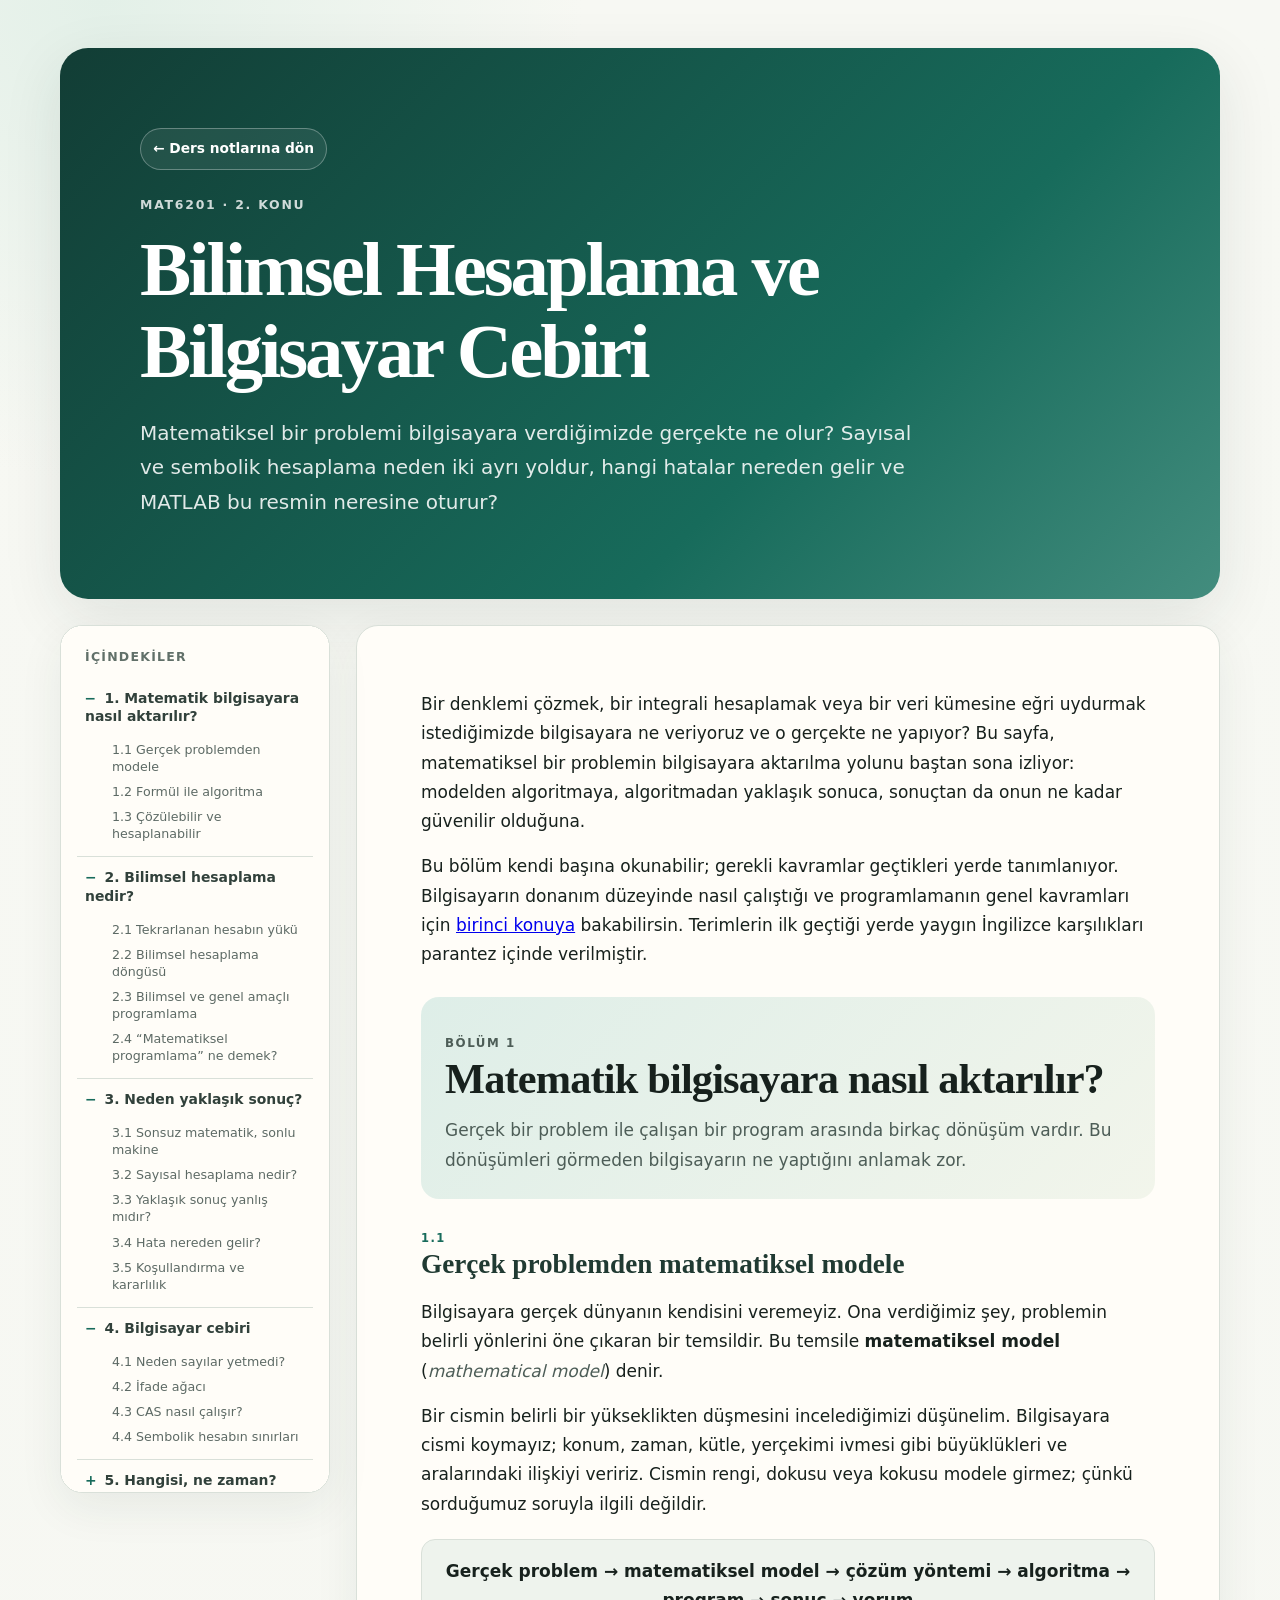
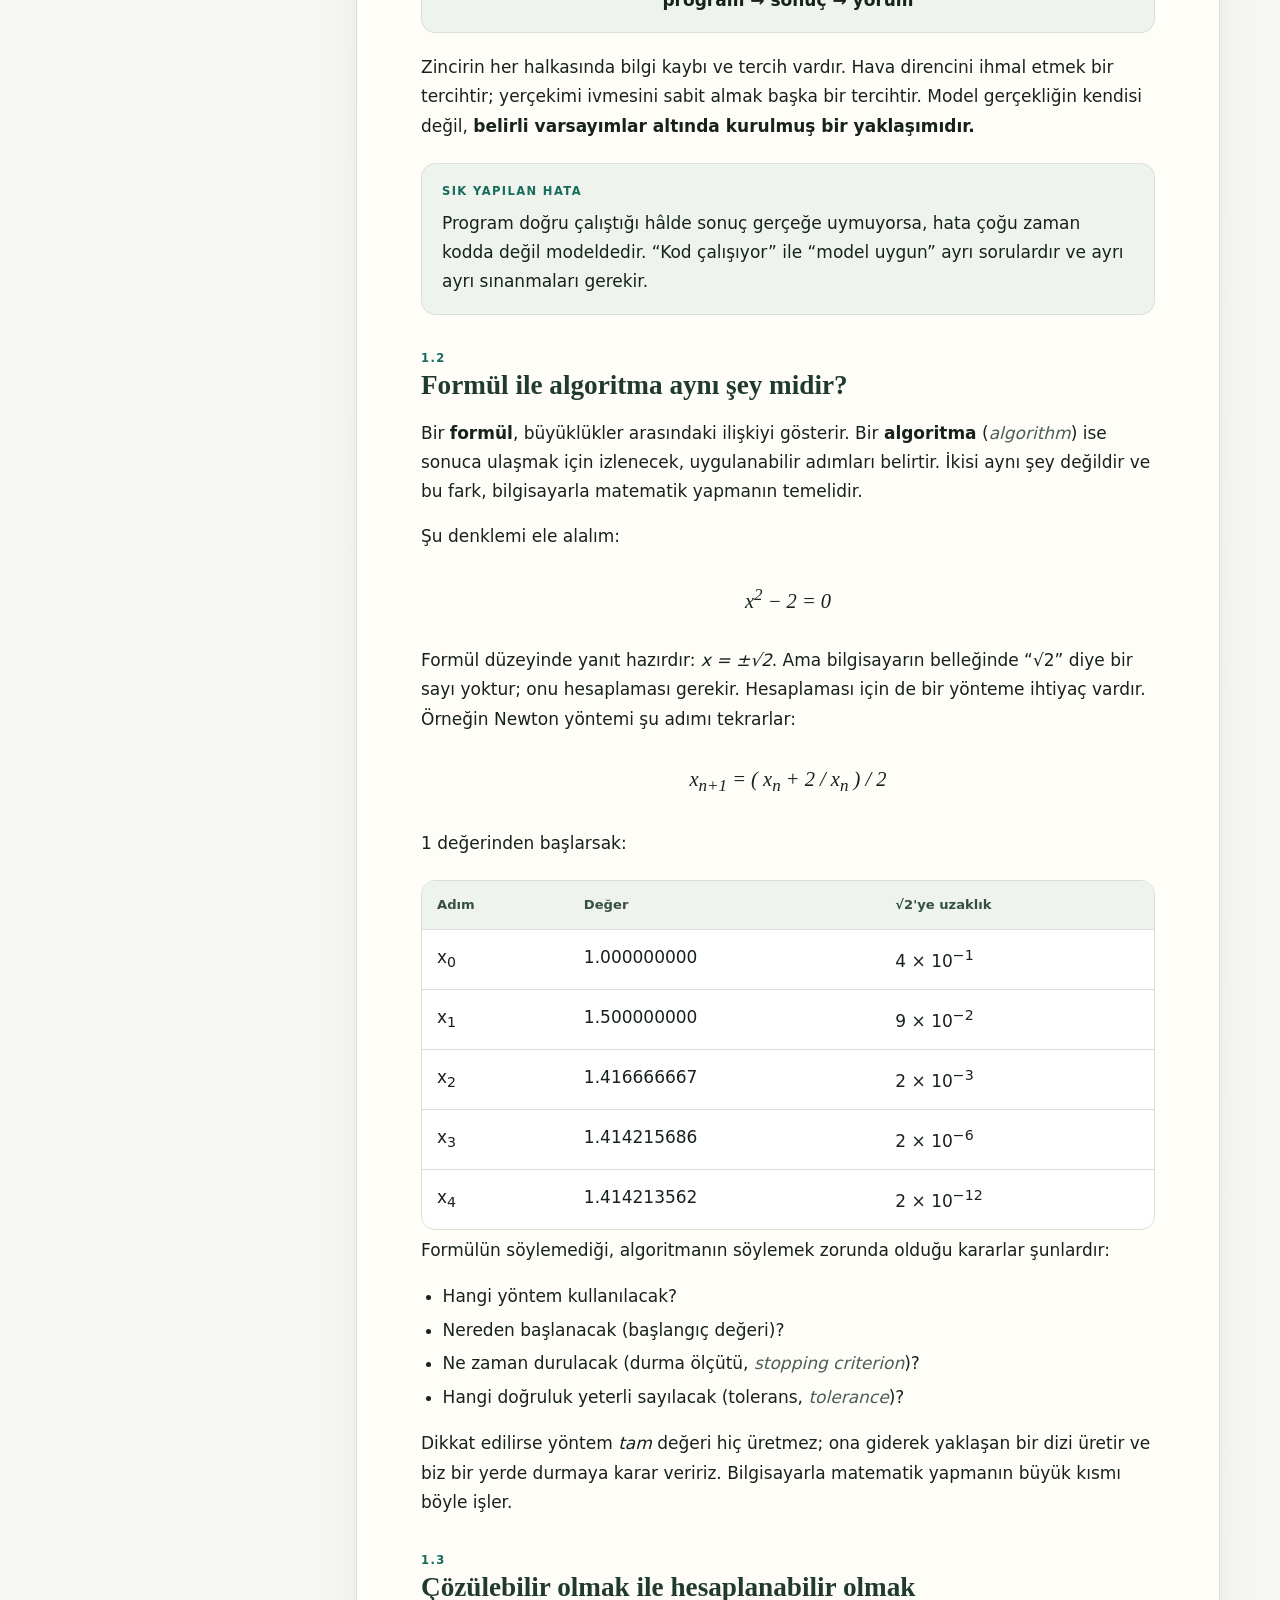
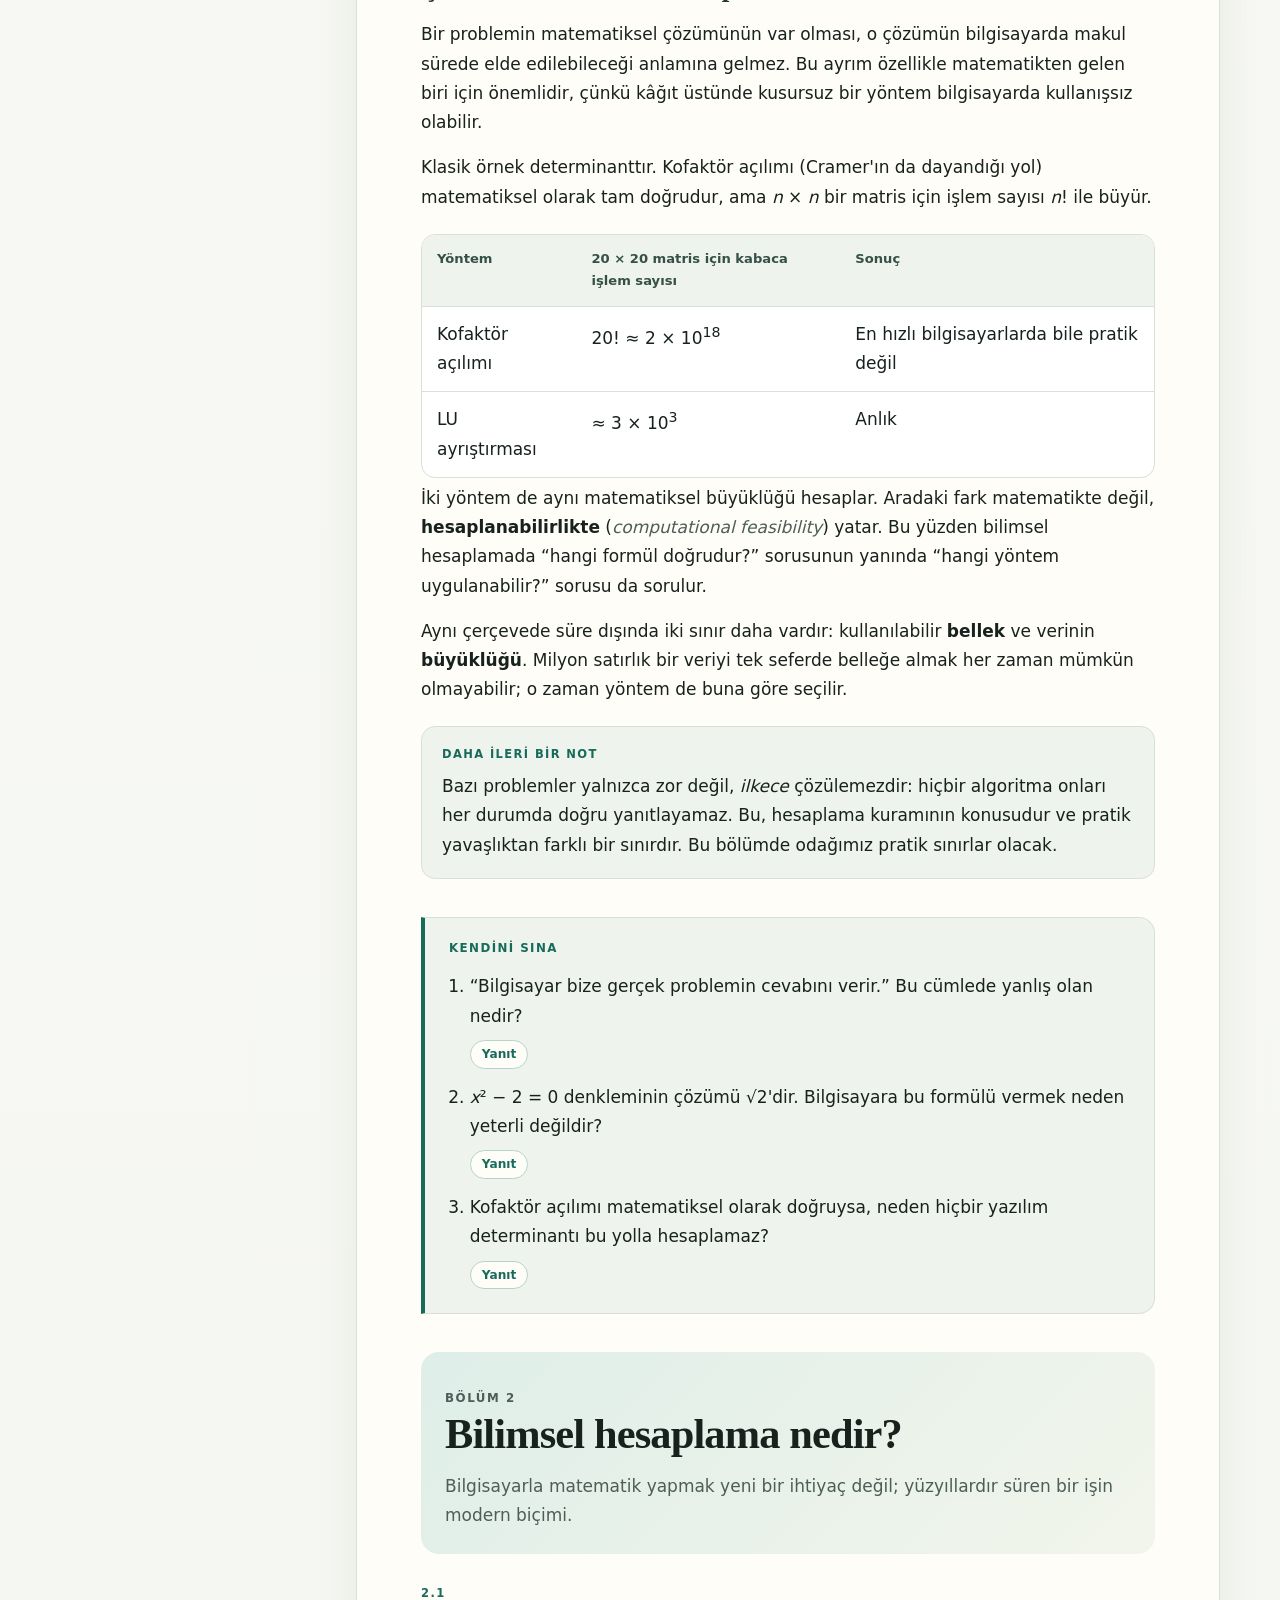
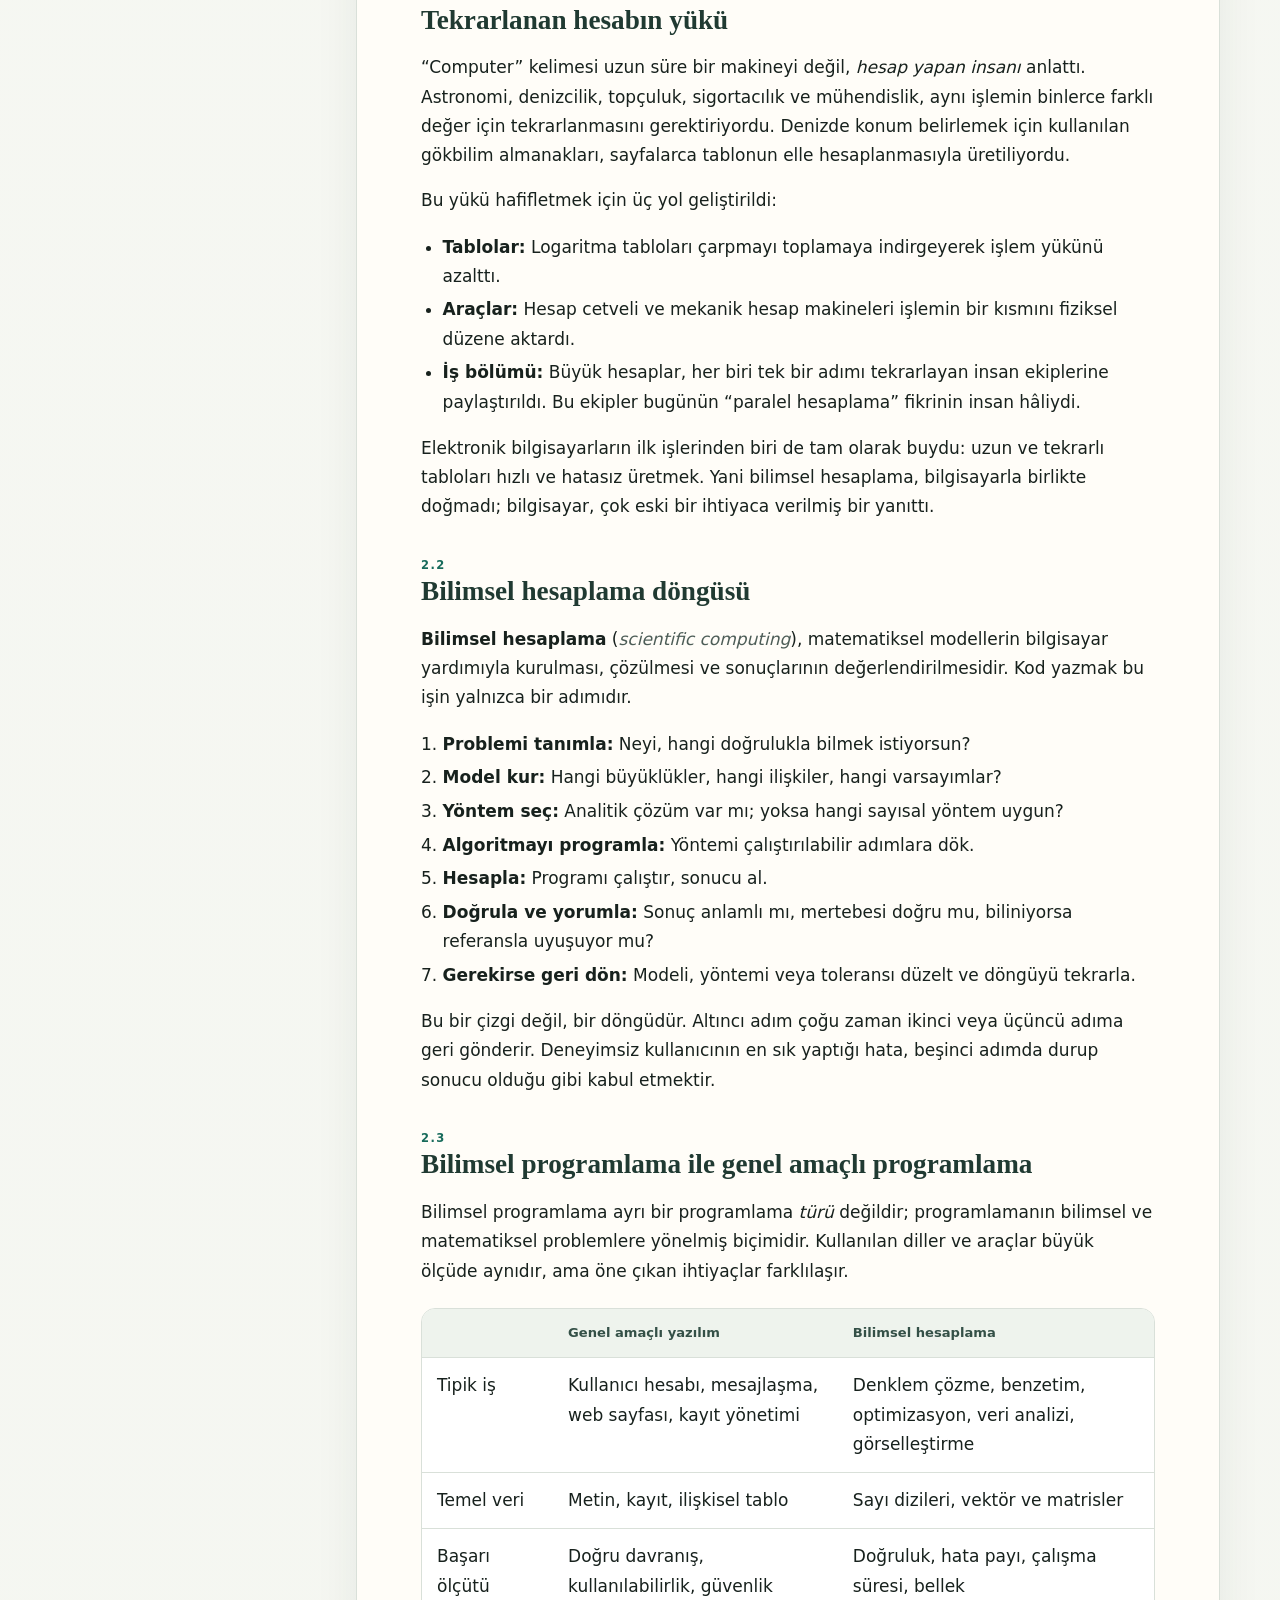
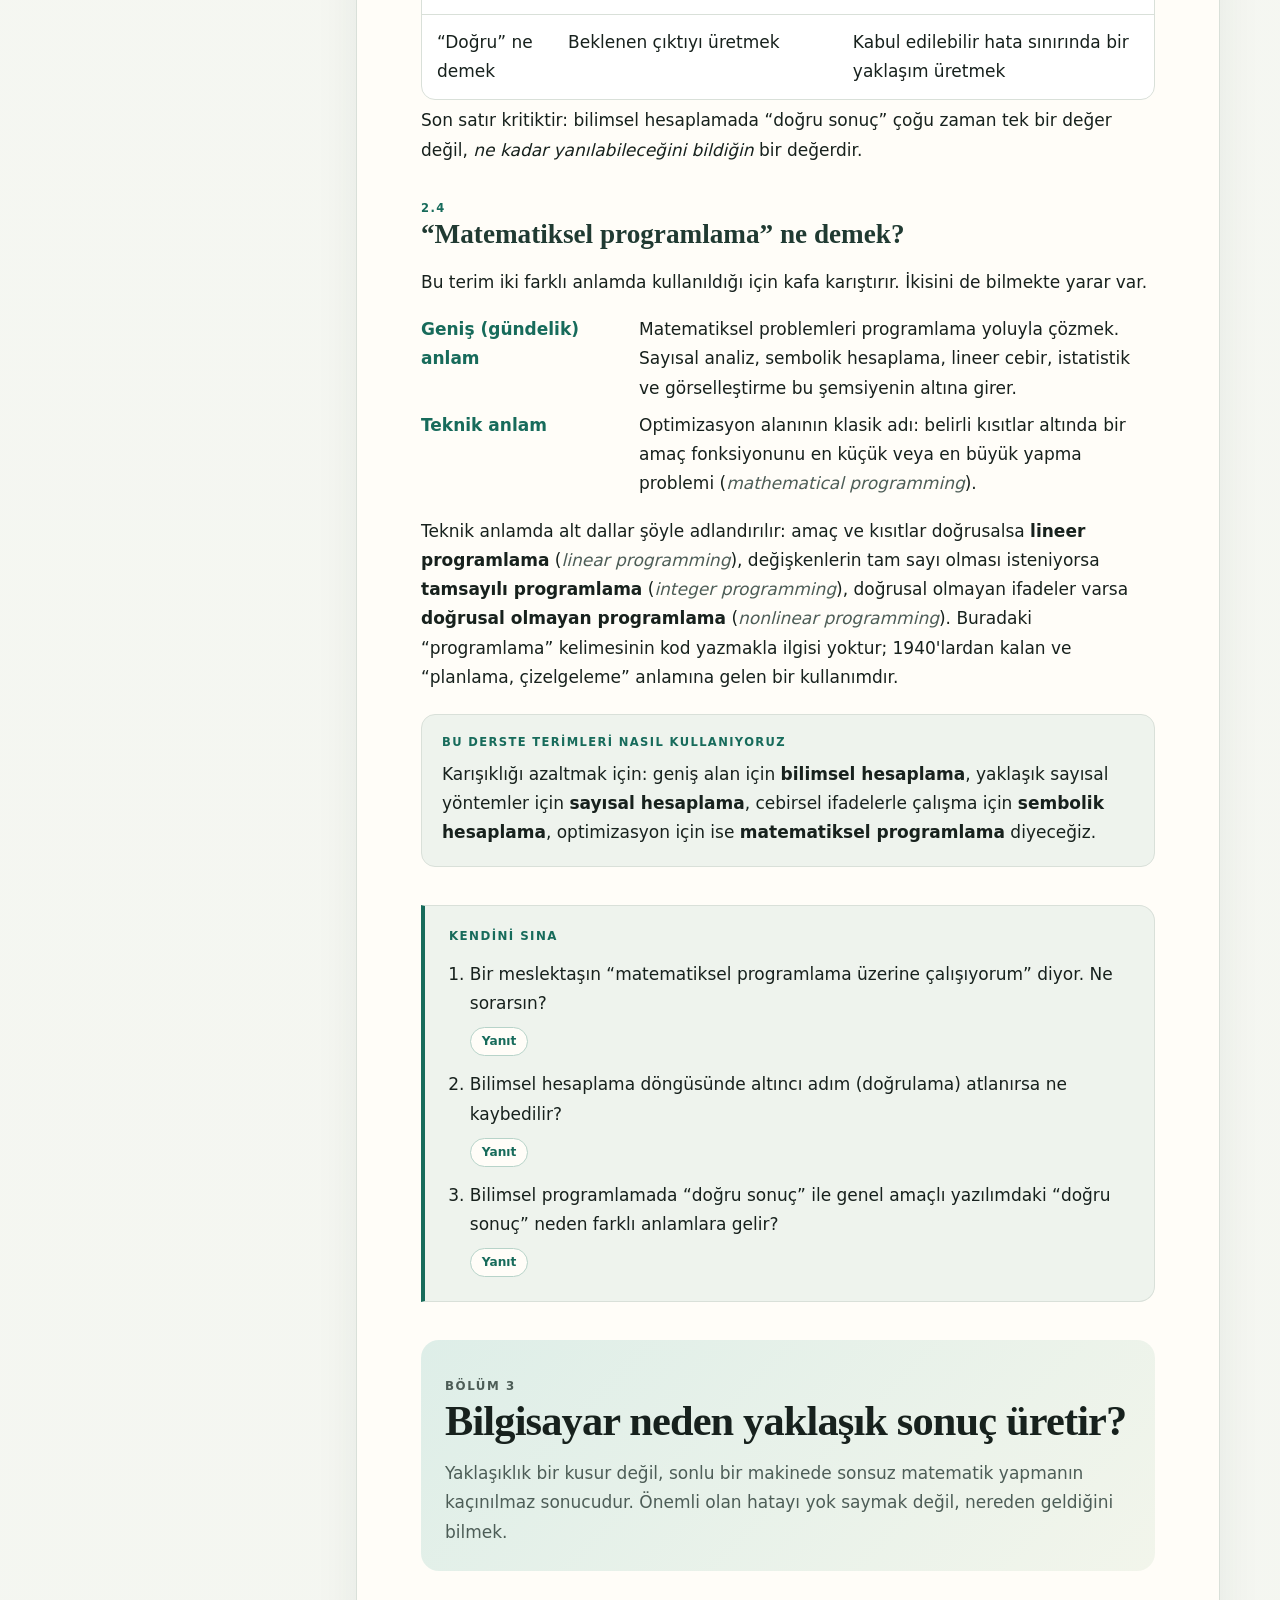
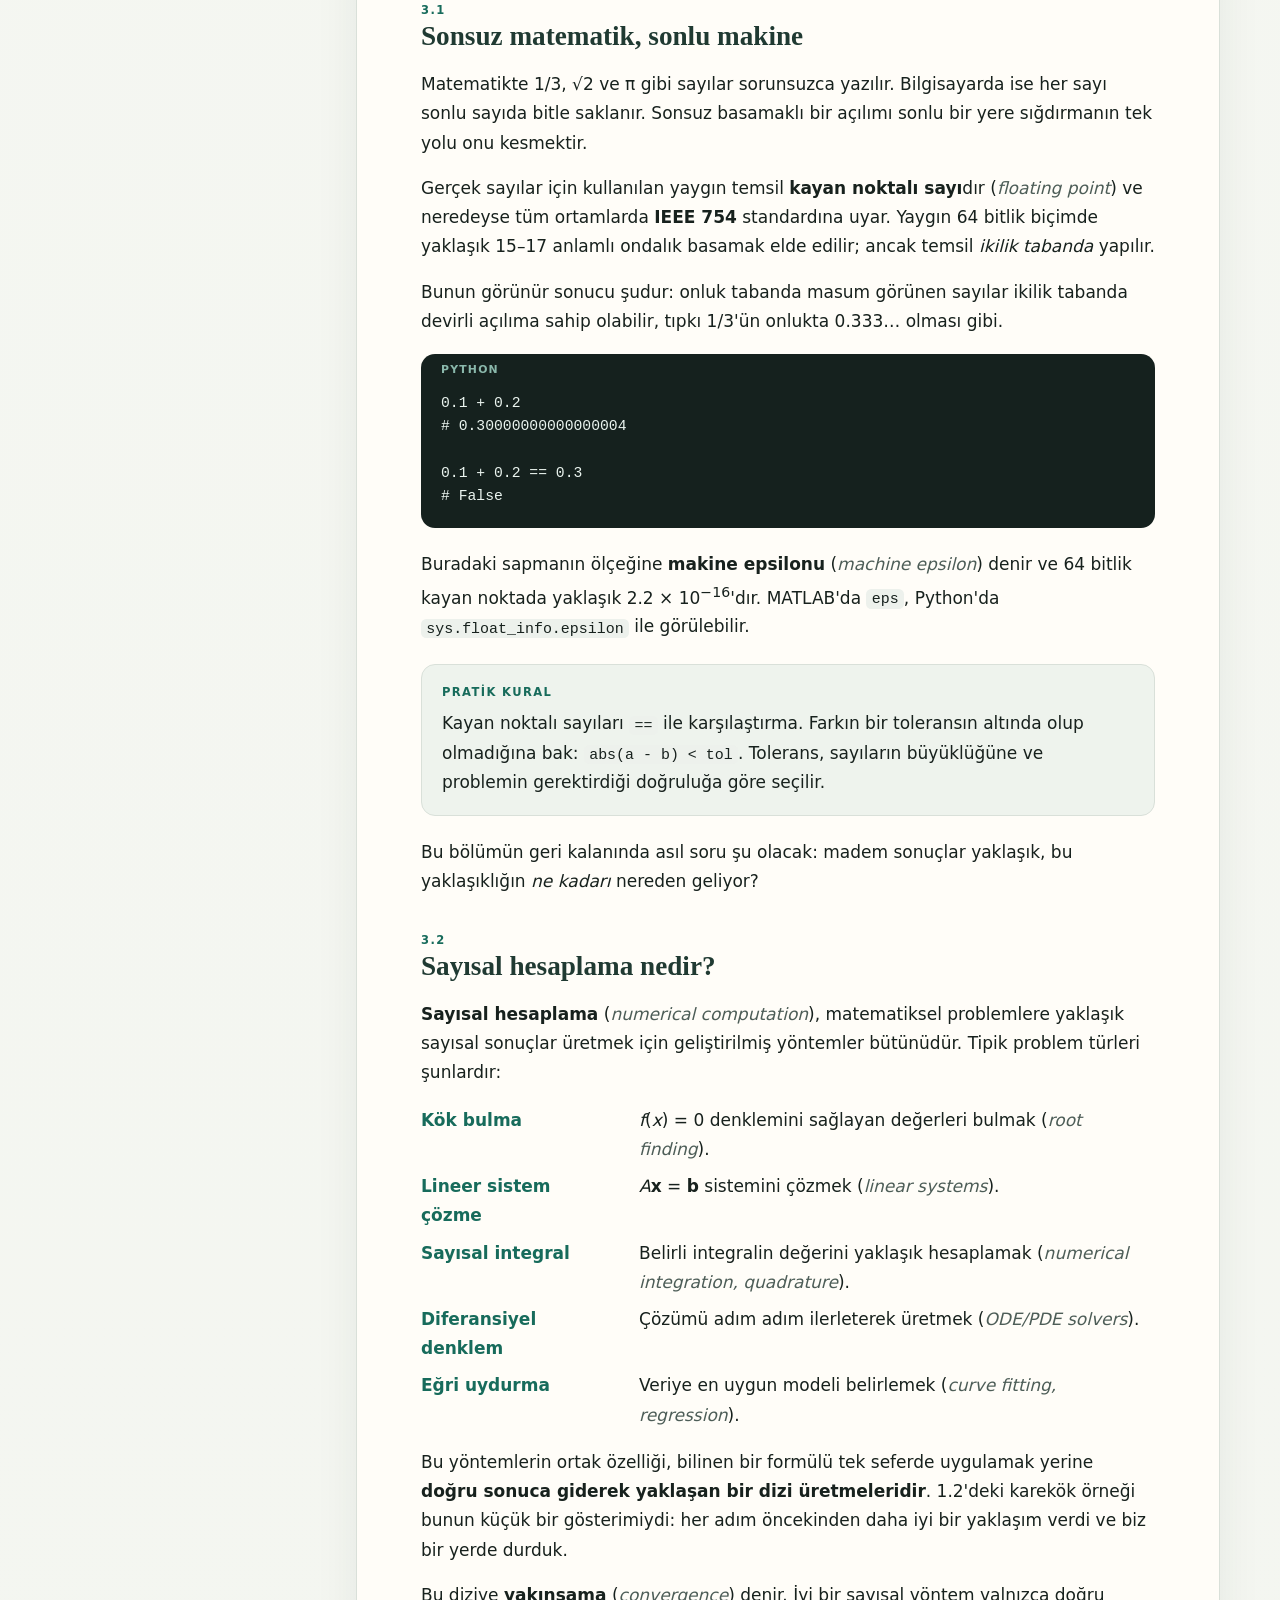
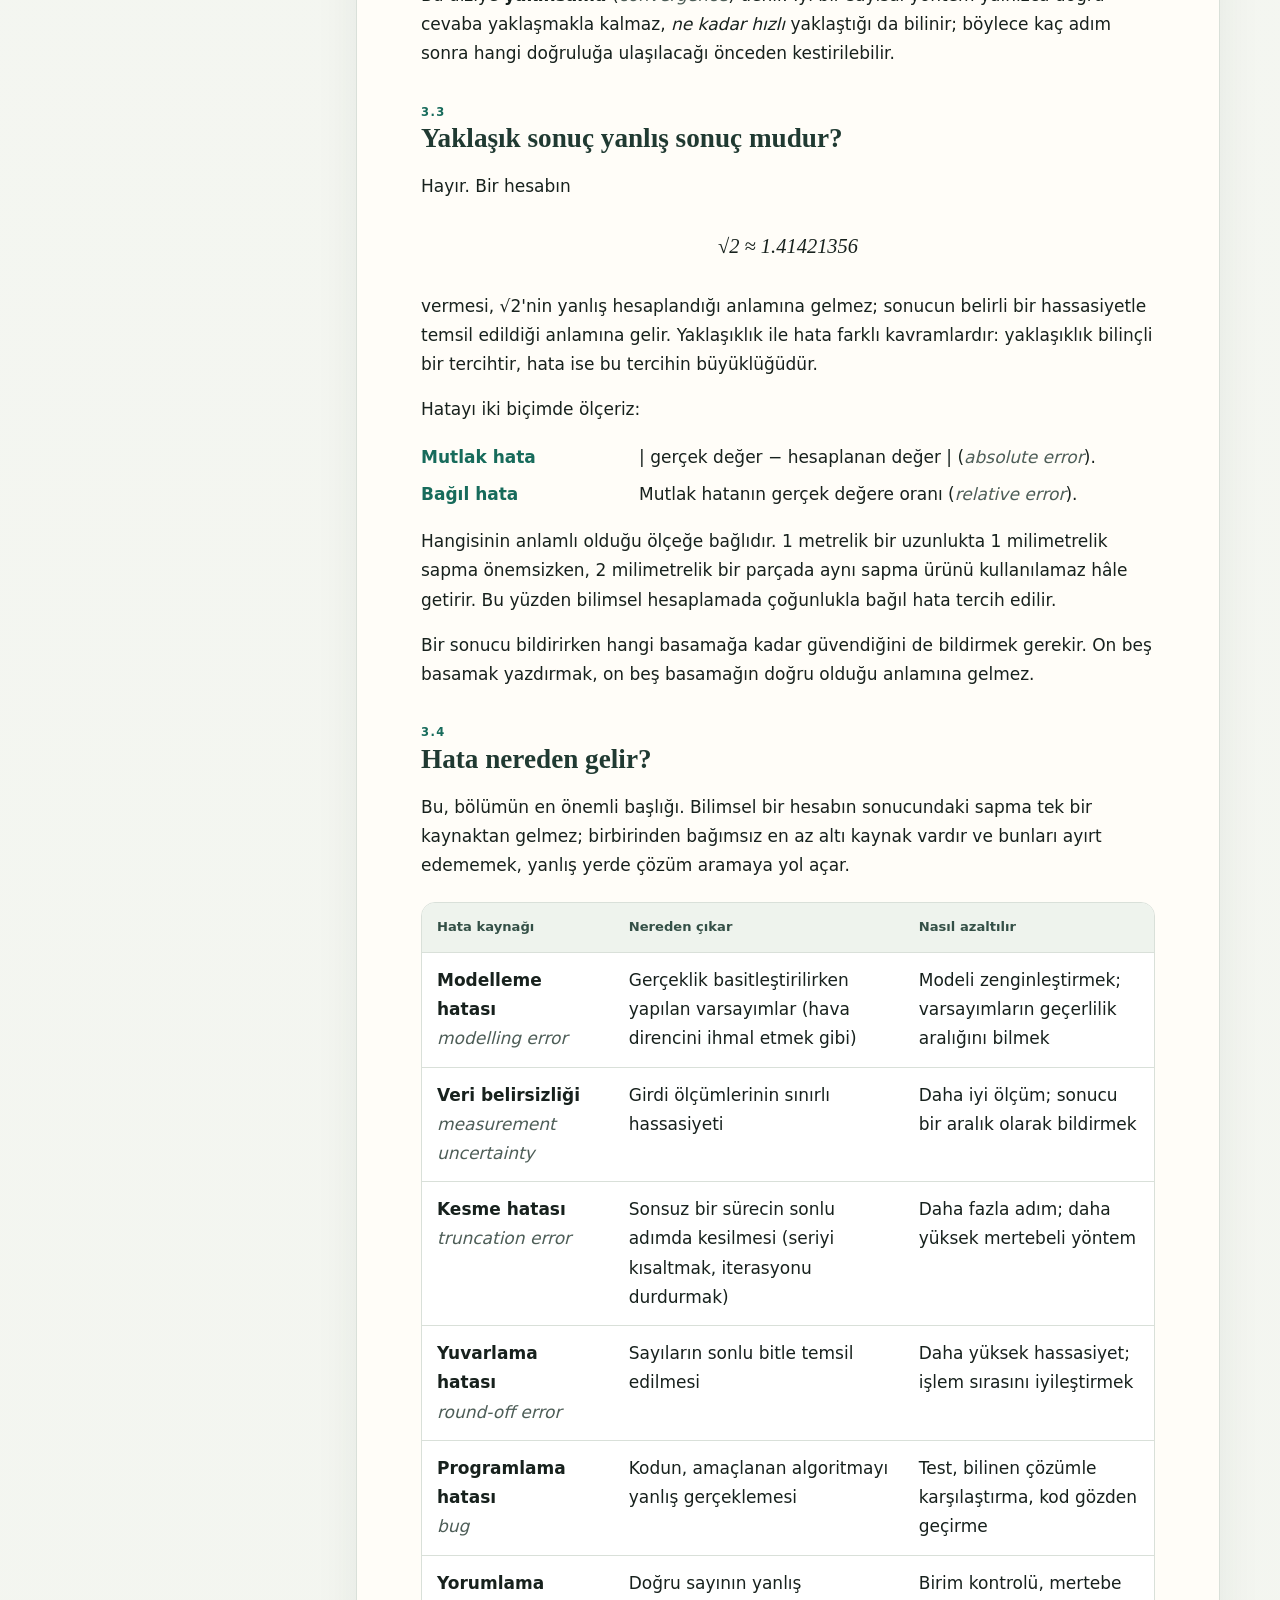
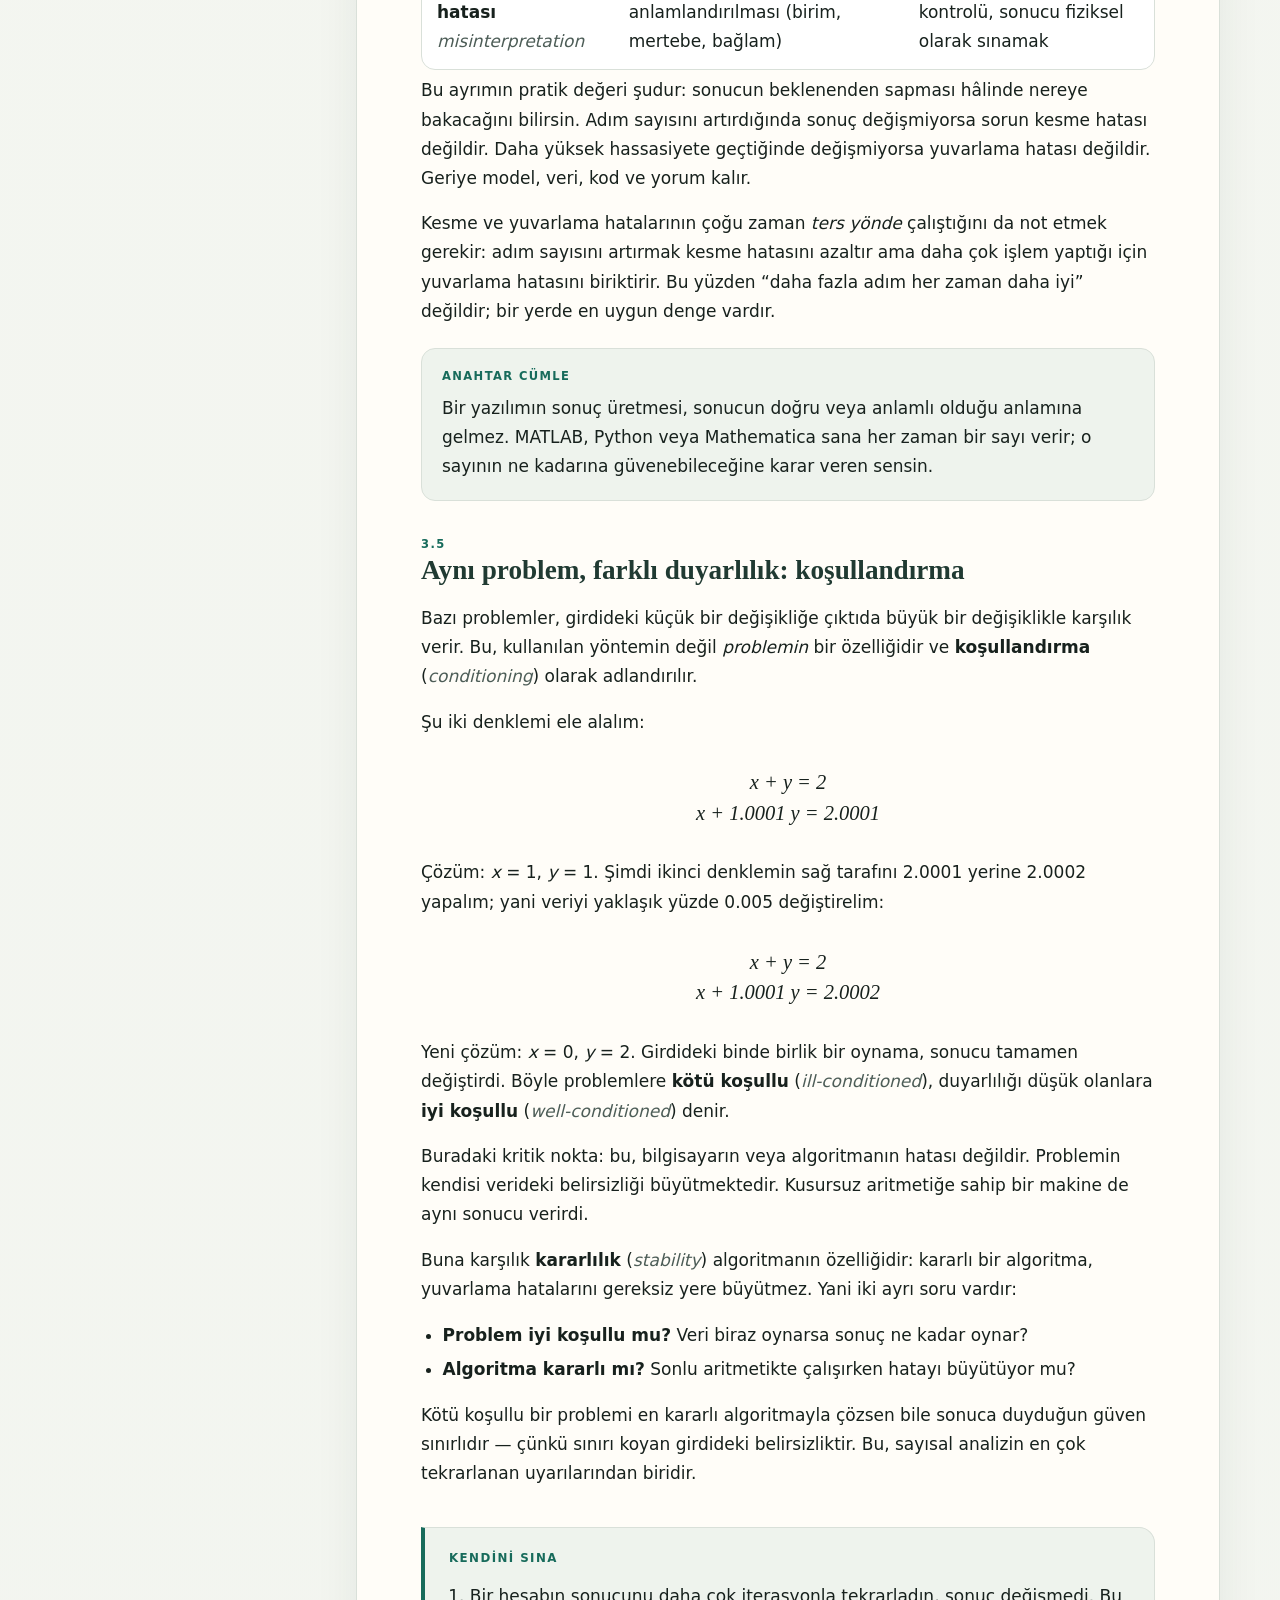
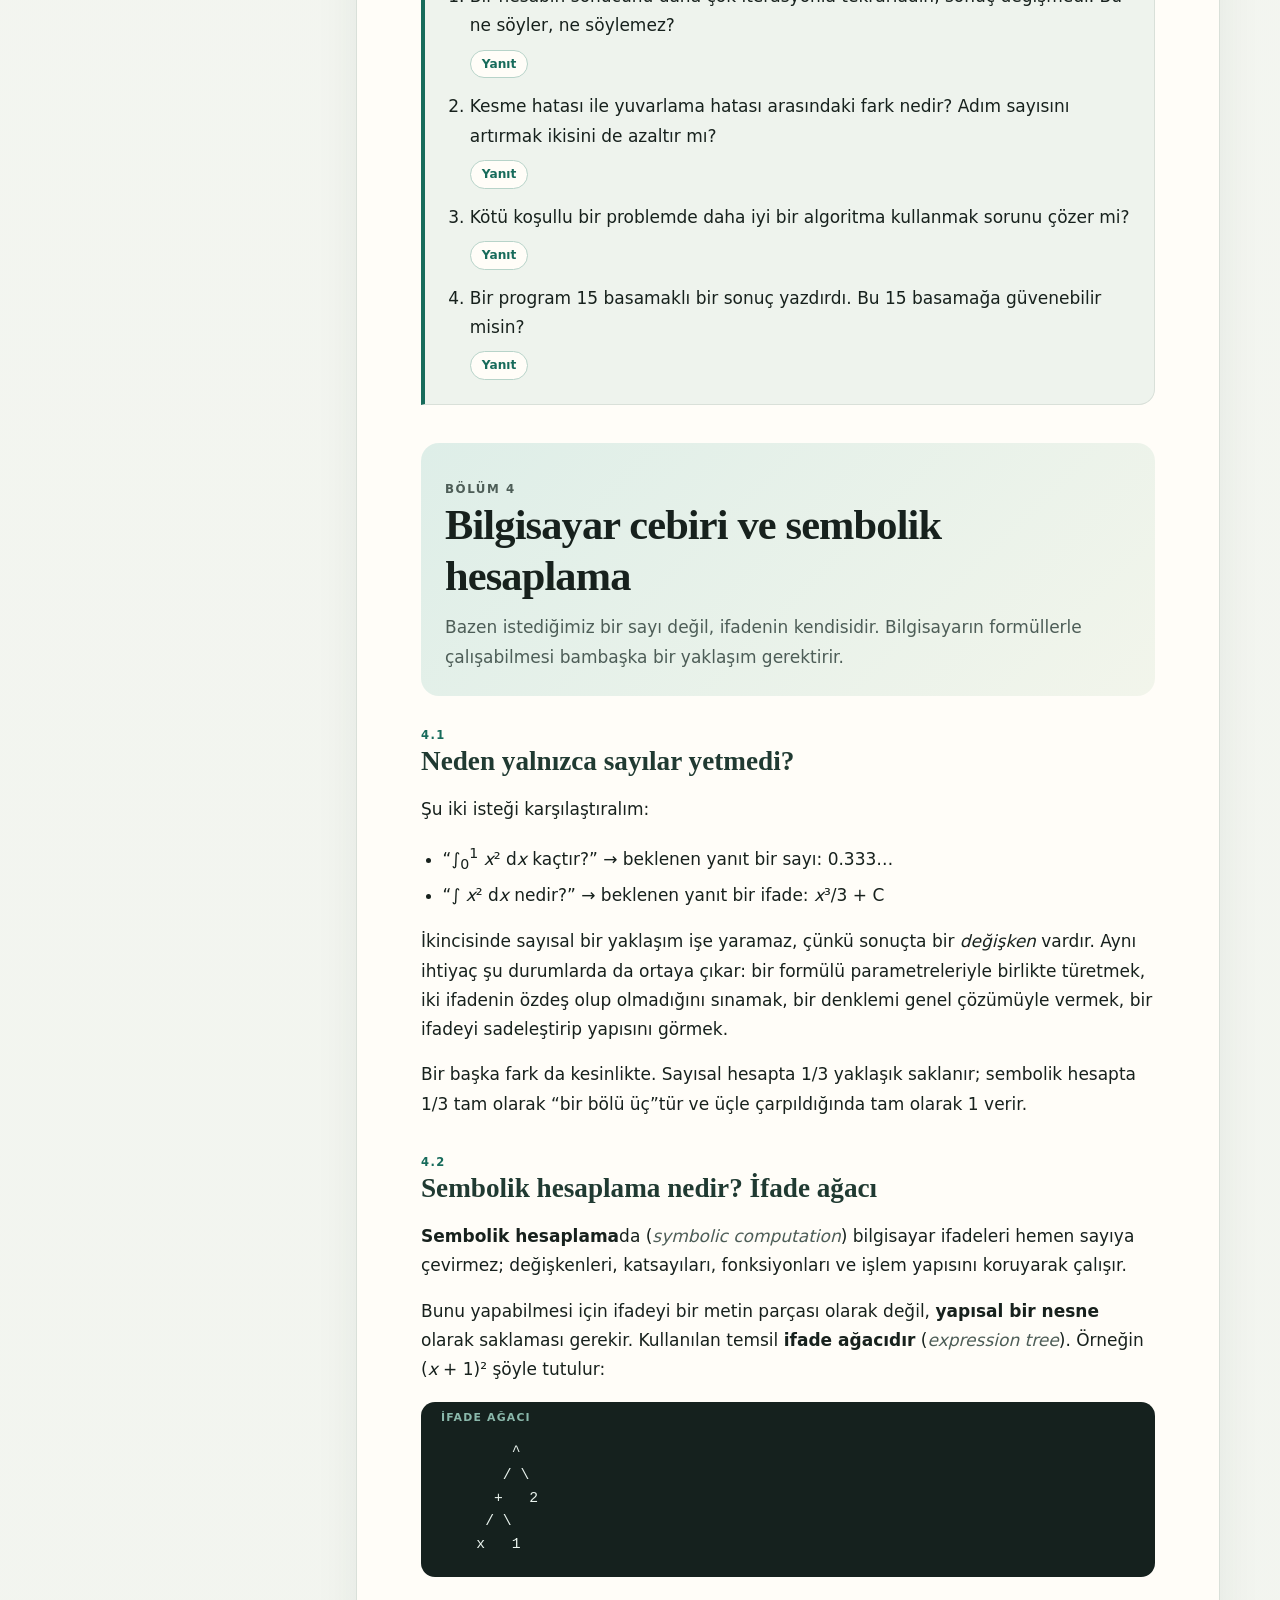
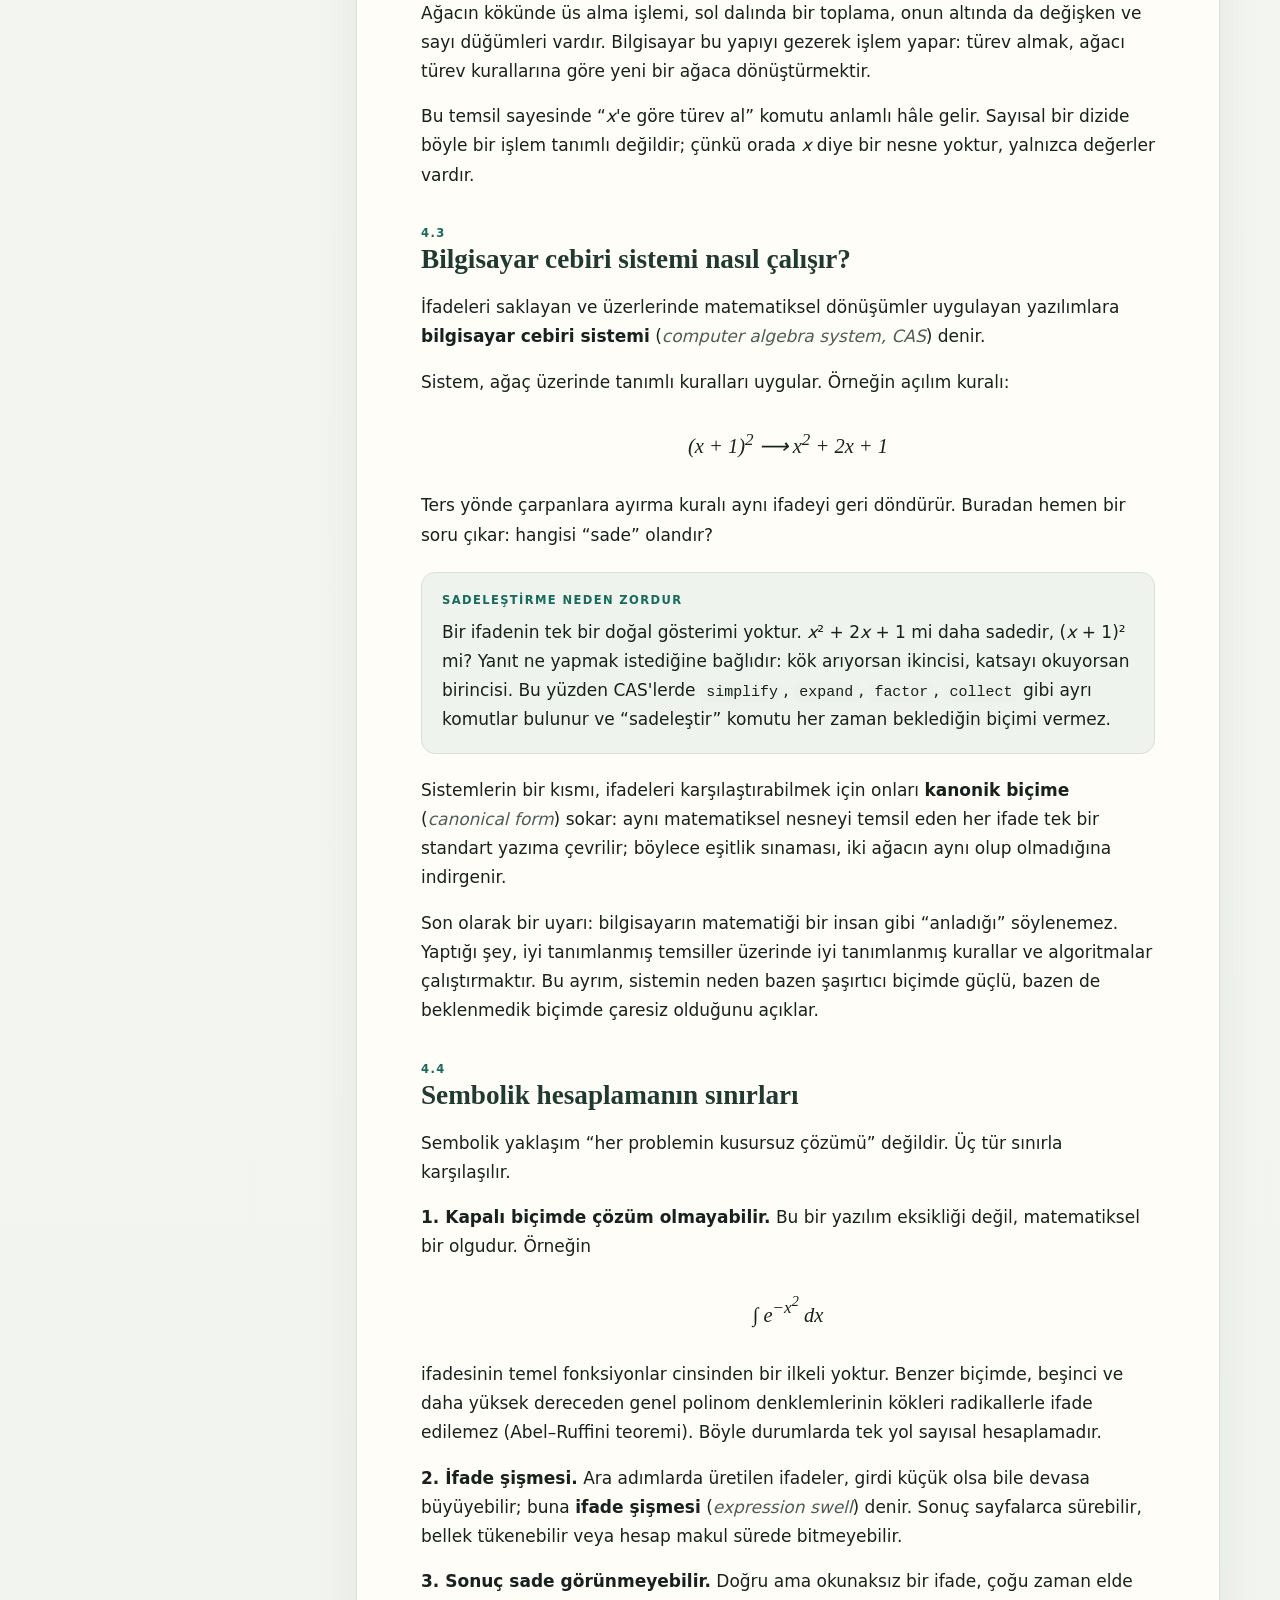
<file: bilimsel-hesaplama/index.html>
<!doctype html>
<html lang="tr">
<head>
<meta charset="utf-8">
<meta name="viewport" content="width=device-width,initial-scale=1">
<title>Bilimsel Hesaplama ve Bilgisayar Cebiri | MAT6201</title>
<meta name="description" content="Matematiksel bir problemin bilgisayara nasıl aktarıldığını, bilgisayarın neden yaklaşık sonuç ürettiğini, sayısal ve sembolik hesaplamanın farkını ve MATLAB'ın bu resimdeki yerini anlatan rehber.">
<meta name="author" content="Melih Mert Oskay">
<link rel="canonical" href="https://melihmertoskay.github.io/MAT6201/bilimsel-hesaplama/">
<link rel="icon" href="../assets/favicon.svg" type="image/svg+xml">
<meta property="og:type" content="article">
<meta property="og:site_name" content="MAT6201 Ders Notları">
<meta property="og:locale" content="tr_TR">
<meta property="og:title" content="Bilimsel Hesaplama ve Bilgisayar Cebiri">
<meta property="og:description" content="Matematiksel bir problemin bilgisayara nasıl aktarıldığını, bilgisayarın neden yaklaşık sonuç ürettiğini, sayısal ve sembolik hesaplamanın farkını ve MATLAB'ın bu resimdeki yerini anlatan rehber.">
<meta property="og:url" content="https://melihmertoskay.github.io/MAT6201/bilimsel-hesaplama/">
<meta name="twitter:card" content="summary">
<link rel="stylesheet" href="../assets/style.css">
<link rel="stylesheet" href="../assets/notes.css">
<script src="../assets/site.js" defer></script>
</head>
<body>
<div class="shell">
<header class="hero">
<a class="back-link" href="../">← Ders notlarına dön</a>
<p class="eyebrow">MAT6201 · 2. konu</p>
<h1>Bilimsel Hesaplama ve Bilgisayar Cebiri</h1>
<p class="lead">Matematiksel bir problemi bilgisayara verdiğimizde gerçekte ne olur? Sayısal ve sembolik hesaplama neden iki ayrı yoldur, hangi hatalar nereden gelir ve MATLAB bu resmin neresine oturur?</p>
</header>
<div class="layout">
<nav class="toc" aria-label="İçindekiler"><strong>İçindekiler</strong>
<details open><summary>1. Matematik bilgisayara nasıl aktarılır?</summary><ol>
<li><a href="#s1-1">1.1 Gerçek problemden modele</a></li><li><a href="#s1-2">1.2 Formül ile algoritma</a></li><li><a href="#s1-3">1.3 Çözülebilir ve hesaplanabilir</a></li>
</ol></details>
<details><summary>2. Bilimsel hesaplama nedir?</summary><ol>
<li><a href="#s2-1">2.1 Tekrarlanan hesabın yükü</a></li><li><a href="#s2-2">2.2 Bilimsel hesaplama döngüsü</a></li><li><a href="#s2-3">2.3 Bilimsel ve genel amaçlı programlama</a></li><li><a href="#s2-4">2.4 “Matematiksel programlama” ne demek?</a></li>
</ol></details>
<details><summary>3. Neden yaklaşık sonuç?</summary><ol>
<li><a href="#s3-1">3.1 Sonsuz matematik, sonlu makine</a></li><li><a href="#s3-2">3.2 Sayısal hesaplama nedir?</a></li><li><a href="#s3-3">3.3 Yaklaşık sonuç yanlış mıdır?</a></li><li><a href="#s3-4">3.4 Hata nereden gelir?</a></li><li><a href="#s3-5">3.5 Koşullandırma ve kararlılık</a></li>
</ol></details>
<details><summary>4. Bilgisayar cebiri</summary><ol>
<li><a href="#s4-1">4.1 Neden sayılar yetmedi?</a></li><li><a href="#s4-2">4.2 İfade ağacı</a></li><li><a href="#s4-3">4.3 CAS nasıl çalışır?</a></li><li><a href="#s4-4">4.4 Sembolik hesabın sınırları</a></li>
</ol></details>
<details><summary>5. Hangisi, ne zaman?</summary><ol>
<li><a href="#s5-1">5.1 Aynı probleme iki bakış</a></li><li><a href="#s5-2">5.2 Karar ölçütleri</a></li><li><a href="#s5-3">5.3 İkisini birlikte kullanmak</a></li>
</ol></details>
<details><summary>6. Bilimsel hesaplama araçları</summary><ol>
<li><a href="#s6-1">6.1 Neden tek bir araç yok?</a></li><li><a href="#s6-2">6.2 Araçların genel karakteri</a></li><li><a href="#s6-3">6.3 Dil, uygulama, paket</a></li>
</ol></details>
<details><summary>7. MATLAB bu resmin neresinde?</summary><ol>
<li><a href="#s7-1">7.1 MATLAB nasıl ortaya çıktı?</a></li><li><a href="#s7-2">7.2 Neden matris merkezli?</a></li><li><a href="#s7-3">7.3 MATLAB'ın üç yönü</a></li><li><a href="#s7-4">7.4 MATLAB hangi dille yazıldı?</a></li><li><a href="#s7-5">7.5 Toolbox nedir?</a></li>
</ol></details>
<details><summary>8. Uçtan uca bir hesap</summary><ol>
<li><a href="#s8-1">8.1 Baştan sona bir örnek</a></li><li><a href="#s8-2">8.2 Özet</a></li><li><a href="#kaynaklar">Kaynaklar</a></li>
</ol></details>
</nav>

<main>
<p>Bir denklemi çözmek, bir integrali hesaplamak veya bir veri kümesine eğri uydurmak istediğimizde bilgisayara ne veriyoruz ve o gerçekte ne yapıyor? Bu sayfa, matematiksel bir problemin bilgisayara aktarılma yolunu baştan sona izliyor: modelden algoritmaya, algoritmadan yaklaşık sonuca, sonuçtan da onun ne kadar güvenilir olduğuna.</p>
<p>Bu bölüm kendi başına okunabilir; gerekli kavramlar geçtikleri yerde tanımlanıyor. Bilgisayarın donanım düzeyinde nasıl çalıştığı ve programlamanın genel kavramları için <a href="../bilgisayarin-temelleri/">birinci konuya</a> bakabilirsin. Terimlerin ilk geçtiği yerde yaygın İngilizce karşılıkları parantez içinde verilmiştir.</p>

<section class="chapter" id="bolum1">
<header class="chapter-head"><p class="chapter-kicker">Bölüm 1</p><h2>Matematik bilgisayara nasıl aktarılır?</h2><p>Gerçek bir problem ile çalışan bir program arasında birkaç dönüşüm vardır. Bu dönüşümleri görmeden bilgisayarın ne yaptığını anlamak zor.</p></header>

<div class="subsection" id="s1-1"><h3><span class="num">1.1</span>Gerçek problemden matematiksel modele</h3>
<p>Bilgisayara gerçek dünyanın kendisini veremeyiz. Ona verdiğimiz şey, problemin belirli yönlerini öne çıkaran bir temsildir. Bu temsile <strong>matematiksel model</strong> (<span class="en">mathematical model</span>) denir.</p>
<p>Bir cismin belirli bir yükseklikten düşmesini incelediğimizi düşünelim. Bilgisayara cismi koymayız; konum, zaman, kütle, yerçekimi ivmesi gibi büyüklükleri ve aralarındaki ilişkiyi veririz. Cismin rengi, dokusu veya kokusu modele girmez; çünkü sorduğumuz soruyla ilgili değildir.</p>
<div class="flow">Gerçek problem → matematiksel model → çözüm yöntemi → algoritma → program → sonuç → yorum</div>
<p>Zincirin her halkasında bilgi kaybı ve tercih vardır. Hava direncini ihmal etmek bir tercihtir; yerçekimi ivmesini sabit almak başka bir tercihtir. Model gerçekliğin kendisi değil, <strong>belirli varsayımlar altında kurulmuş bir yaklaşımıdır.</strong></p>
<div class="callout"><span class="label">Sık yapılan hata</span>Program doğru çalıştığı hâlde sonuç gerçeğe uymuyorsa, hata çoğu zaman kodda değil modeldedir. “Kod çalışıyor” ile “model uygun” ayrı sorulardır ve ayrı ayrı sınanmaları gerekir.</div>
</div>

<div class="subsection" id="s1-2"><h3><span class="num">1.2</span>Formül ile algoritma aynı şey midir?</h3>
<p>Bir <strong>formül</strong>, büyüklükler arasındaki ilişkiyi gösterir. Bir <strong>algoritma</strong> (<span class="en">algorithm</span>) ise sonuca ulaşmak için izlenecek, uygulanabilir adımları belirtir. İkisi aynı şey değildir ve bu fark, bilgisayarla matematik yapmanın temelidir.</p>
<p>Şu denklemi ele alalım:</p>
<div class="math">x<sup>2</sup> − 2 = 0</div>
<p>Formül düzeyinde yanıt hazırdır: <em>x = ±√2</em>. Ama bilgisayarın belleğinde “√2” diye bir sayı yoktur; onu hesaplaması gerekir. Hesaplaması için de bir yönteme ihtiyaç vardır. Örneğin Newton yöntemi şu adımı tekrarlar:</p>
<div class="math">x<sub>n+1</sub> = ( x<sub>n</sub> + 2 / x<sub>n</sub> ) / 2</div>
<p>1 değerinden başlarsak:</p>
<div class="table-wrap"><table><thead><tr><th>Adım</th><th>Değer</th><th>√2'ye uzaklık</th></tr></thead><tbody>
<tr><td>x<sub>0</sub></td><td>1.000000000</td><td>4 × 10<sup>−1</sup></td></tr>
<tr><td>x<sub>1</sub></td><td>1.500000000</td><td>9 × 10<sup>−2</sup></td></tr>
<tr><td>x<sub>2</sub></td><td>1.416666667</td><td>2 × 10<sup>−3</sup></td></tr>
<tr><td>x<sub>3</sub></td><td>1.414215686</td><td>2 × 10<sup>−6</sup></td></tr>
<tr><td>x<sub>4</sub></td><td>1.414213562</td><td>2 × 10<sup>−12</sup></td></tr>
</tbody></table></div>
<p class="table-hint">→ Tabloyu yana kaydırarak tamamını görebilirsiniz.</p>
<p>Formülün söylemediği, algoritmanın söylemek zorunda olduğu kararlar şunlardır:</p>
<ul>
<li>Hangi yöntem kullanılacak?</li>
<li>Nereden başlanacak (başlangıç değeri)?</li>
<li>Ne zaman durulacak (durma ölçütü, <span class="en">stopping criterion</span>)?</li>
<li>Hangi doğruluk yeterli sayılacak (tolerans, <span class="en">tolerance</span>)?</li>
</ul>
<p>Dikkat edilirse yöntem <em>tam</em> değeri hiç üretmez; ona giderek yaklaşan bir dizi üretir ve biz bir yerde durmaya karar veririz. Bilgisayarla matematik yapmanın büyük kısmı böyle işler.</p>
</div>

<div class="subsection" id="s1-3"><h3><span class="num">1.3</span>Çözülebilir olmak ile hesaplanabilir olmak</h3>
<p>Bir problemin matematiksel çözümünün var olması, o çözümün bilgisayarda makul sürede elde edilebileceği anlamına gelmez. Bu ayrım özellikle matematikten gelen biri için önemlidir, çünkü kâğıt üstünde kusursuz bir yöntem bilgisayarda kullanışsız olabilir.</p>
<p>Klasik örnek determinanttır. Kofaktör açılımı (Cramer'ın da dayandığı yol) matematiksel olarak tam doğrudur, ama <em>n</em> × <em>n</em> bir matris için işlem sayısı <em>n</em>! ile büyür.</p>
<div class="table-wrap"><table><thead><tr><th>Yöntem</th><th>20 × 20 matris için kabaca işlem sayısı</th><th>Sonuç</th></tr></thead><tbody>
<tr><td>Kofaktör açılımı</td><td>20! ≈ 2 × 10<sup>18</sup></td><td>En hızlı bilgisayarlarda bile pratik değil</td></tr>
<tr><td>LU ayrıştırması</td><td>≈ 3 × 10<sup>3</sup></td><td>Anlık</td></tr>
</tbody></table></div>
<p class="table-hint">→ Tabloyu yana kaydırarak tamamını görebilirsiniz.</p>
<p>İki yöntem de aynı matematiksel büyüklüğü hesaplar. Aradaki fark matematikte değil, <strong>hesaplanabilirlikte</strong> (<span class="en">computational feasibility</span>) yatar. Bu yüzden bilimsel hesaplamada “hangi formül doğrudur?” sorusunun yanında “hangi yöntem uygulanabilir?” sorusu da sorulur.</p>
<p>Aynı çerçevede süre dışında iki sınır daha vardır: kullanılabilir <strong>bellek</strong> ve verinin <strong>büyüklüğü</strong>. Milyon satırlık bir veriyi tek seferde belleğe almak her zaman mümkün olmayabilir; o zaman yöntem de buna göre seçilir.</p>
<div class="callout"><span class="label">Daha ileri bir not</span>Bazı problemler yalnızca zor değil, <em>ilkece</em> çözülemezdir: hiçbir algoritma onları her durumda doğru yanıtlayamaz. Bu, hesaplama kuramının konusudur ve pratik yavaşlıktan farklı bir sınırdır. Bu bölümde odağımız pratik sınırlar olacak.</div>
</div>

<div class="exercises"><h4>Kendini sına</h4>
<ol>
<li>“Bilgisayar bize gerçek problemin cevabını verir.” Bu cümlede yanlış olan nedir?
<details class="answer"><summary>Yanıt</summary><p>Bilgisayar gerçek problemi değil, o problem için kurduğumuz modeli işler. Sonucun gerçeğe ne kadar uyduğu, modelin varsayımlarının ne kadar geçerli olduğuna bağlıdır. Doğru çalışan bir program yanlış bir modeli sadıkça hesaplayabilir.</p></details></li>
<li><em>x</em>² − 2 = 0 denkleminin çözümü √2'dir. Bilgisayara bu formülü vermek neden yeterli değildir?
<details class="answer"><summary>Yanıt</summary><p>√2 bir formüldür, bir sayı değil. Bilgisayarın ona bir yaklaşım üretmesi gerekir ve bunun için bir yöntem, bir başlangıç değeri, bir durma ölçütü ve bir tolerans belirlenmelidir. Bu kararların hiçbiri formülün içinde yazmaz.</p></details></li>
<li>Kofaktör açılımı matematiksel olarak doğruysa, neden hiçbir yazılım determinantı bu yolla hesaplamaz?
<details class="answer"><summary>Yanıt</summary><p>İşlem sayısı <em>n</em>! ile büyüdüğü için orta boy bir matriste bile pratik olmaktan çıkar. LU ayrıştırması aynı sonucu <em>n</em>³ mertebesinde işlemle verir. Doğruluk ile uygulanabilirlik ayrı ölçütlerdir.</p></details></li>
</ol>
</div>
</section>

<section class="chapter" id="bolum2">
<header class="chapter-head"><p class="chapter-kicker">Bölüm 2</p><h2>Bilimsel hesaplama nedir?</h2><p>Bilgisayarla matematik yapmak yeni bir ihtiyaç değil; yüzyıllardır süren bir işin modern biçimi.</p></header>

<div class="subsection" id="s2-1"><h3><span class="num">2.1</span>Tekrarlanan hesabın yükü</h3>
<p>“Computer” kelimesi uzun süre bir makineyi değil, <em>hesap yapan insanı</em> anlattı. Astronomi, denizcilik, topçuluk, sigortacılık ve mühendislik, aynı işlemin binlerce farklı değer için tekrarlanmasını gerektiriyordu. Denizde konum belirlemek için kullanılan gökbilim almanakları, sayfalarca tablonun elle hesaplanmasıyla üretiliyordu.</p>
<p>Bu yükü hafifletmek için üç yol geliştirildi:</p>
<ul>
<li><strong>Tablolar:</strong> Logaritma tabloları çarpmayı toplamaya indirgeyerek işlem yükünü azalttı.</li>
<li><strong>Araçlar:</strong> Hesap cetveli ve mekanik hesap makineleri işlemin bir kısmını fiziksel düzene aktardı.</li>
<li><strong>İş bölümü:</strong> Büyük hesaplar, her biri tek bir adımı tekrarlayan insan ekiplerine paylaştırıldı. Bu ekipler bugünün “paralel hesaplama” fikrinin insan hâliydi.</li>
</ul>
<p>Elektronik bilgisayarların ilk işlerinden biri de tam olarak buydu: uzun ve tekrarlı tabloları hızlı ve hatasız üretmek. Yani bilimsel hesaplama, bilgisayarla birlikte doğmadı; bilgisayar, çok eski bir ihtiyaca verilmiş bir yanıttı.</p>
</div>

<div class="subsection" id="s2-2"><h3><span class="num">2.2</span>Bilimsel hesaplama döngüsü</h3>
<p><strong>Bilimsel hesaplama</strong> (<span class="en">scientific computing</span>), matematiksel modellerin bilgisayar yardımıyla kurulması, çözülmesi ve sonuçlarının değerlendirilmesidir. Kod yazmak bu işin yalnızca bir adımıdır.</p>
<ol>
<li><strong>Problemi tanımla:</strong> Neyi, hangi doğrulukla bilmek istiyorsun?</li>
<li><strong>Model kur:</strong> Hangi büyüklükler, hangi ilişkiler, hangi varsayımlar?</li>
<li><strong>Yöntem seç:</strong> Analitik çözüm var mı; yoksa hangi sayısal yöntem uygun?</li>
<li><strong>Algoritmayı programla:</strong> Yöntemi çalıştırılabilir adımlara dök.</li>
<li><strong>Hesapla:</strong> Programı çalıştır, sonucu al.</li>
<li><strong>Doğrula ve yorumla:</strong> Sonuç anlamlı mı, mertebesi doğru mu, biliniyorsa referansla uyuşuyor mu?</li>
<li><strong>Gerekirse geri dön:</strong> Modeli, yöntemi veya toleransı düzelt ve döngüyü tekrarla.</li>
</ol>
<p>Bu bir çizgi değil, bir döngüdür. Altıncı adım çoğu zaman ikinci veya üçüncü adıma geri gönderir. Deneyimsiz kullanıcının en sık yaptığı hata, beşinci adımda durup sonucu olduğu gibi kabul etmektir.</p>
</div>

<div class="subsection" id="s2-3"><h3><span class="num">2.3</span>Bilimsel programlama ile genel amaçlı programlama</h3>
<p>Bilimsel programlama ayrı bir programlama <em>türü</em> değildir; programlamanın bilimsel ve matematiksel problemlere yönelmiş biçimidir. Kullanılan diller ve araçlar büyük ölçüde aynıdır, ama öne çıkan ihtiyaçlar farklılaşır.</p>
<div class="table-wrap"><table><thead><tr><th></th><th>Genel amaçlı yazılım</th><th>Bilimsel hesaplama</th></tr></thead><tbody>
<tr><td>Tipik iş</td><td>Kullanıcı hesabı, mesajlaşma, web sayfası, kayıt yönetimi</td><td>Denklem çözme, benzetim, optimizasyon, veri analizi, görselleştirme</td></tr>
<tr><td>Temel veri</td><td>Metin, kayıt, ilişkisel tablo</td><td>Sayı dizileri, vektör ve matrisler</td></tr>
<tr><td>Başarı ölçütü</td><td>Doğru davranış, kullanılabilirlik, güvenlik</td><td>Doğruluk, hata payı, çalışma süresi, bellek</td></tr>
<tr><td>“Doğru” ne demek</td><td>Beklenen çıktıyı üretmek</td><td>Kabul edilebilir hata sınırında bir yaklaşım üretmek</td></tr>
</tbody></table></div>
<p class="table-hint">→ Tabloyu yana kaydırarak tamamını görebilirsiniz.</p>
<p>Son satır kritiktir: bilimsel hesaplamada “doğru sonuç” çoğu zaman tek bir değer değil, <em>ne kadar yanılabileceğini bildiğin</em> bir değerdir.</p>
</div>

<div class="subsection" id="s2-4"><h3><span class="num">2.4</span>“Matematiksel programlama” ne demek?</h3>
<p>Bu terim iki farklı anlamda kullanıldığı için kafa karıştırır. İkisini de bilmekte yarar var.</p>
<dl class="defs">
<dt>Geniş (gündelik) anlam</dt><dd>Matematiksel problemleri programlama yoluyla çözmek. Sayısal analiz, sembolik hesaplama, lineer cebir, istatistik ve görselleştirme bu şemsiyenin altına girer.</dd>
<dt>Teknik anlam</dt><dd>Optimizasyon alanının klasik adı: belirli kısıtlar altında bir amaç fonksiyonunu en küçük veya en büyük yapma problemi (<span class="en">mathematical programming</span>).</dd>
</dl>
<p>Teknik anlamda alt dallar şöyle adlandırılır: amaç ve kısıtlar doğrusalsa <strong>lineer programlama</strong> (<span class="en">linear programming</span>), değişkenlerin tam sayı olması isteniyorsa <strong>tamsayılı programlama</strong> (<span class="en">integer programming</span>), doğrusal olmayan ifadeler varsa <strong>doğrusal olmayan programlama</strong> (<span class="en">nonlinear programming</span>). Buradaki “programlama” kelimesinin kod yazmakla ilgisi yoktur; 1940'lardan kalan ve “planlama, çizelgeleme” anlamına gelen bir kullanımdır.</p>
<div class="callout"><span class="label">Bu derste terimleri nasıl kullanıyoruz</span>Karışıklığı azaltmak için: geniş alan için <strong>bilimsel hesaplama</strong>, yaklaşık sayısal yöntemler için <strong>sayısal hesaplama</strong>, cebirsel ifadelerle çalışma için <strong>sembolik hesaplama</strong>, optimizasyon için ise <strong>matematiksel programlama</strong> diyeceğiz.</div>
</div>

<div class="exercises"><h4>Kendini sına</h4>
<ol>
<li>Bir meslektaşın “matematiksel programlama üzerine çalışıyorum” diyor. Ne sorarsın?
<details class="answer"><summary>Yanıt</summary><p>Hangi anlamda kullandığını. Optimizasyon (kısıtlı en iyileme) mi kastediyor, yoksa genel olarak matematiksel problemleri bilgisayarla çözmeyi mi? İki alan birbirinden oldukça farklıdır.</p></details></li>
<li>Bilimsel hesaplama döngüsünde altıncı adım (doğrulama) atlanırsa ne kaybedilir?
<details class="answer"><summary>Yanıt</summary><p>Sonucun anlamlı olup olmadığını bilme imkânı. Program hatasız çalışıp yanlış bir modelin veya uygunsuz bir yöntemin sonucunu üretebilir; doğrulama olmadan bu fark edilmez ve döngü hiç kapanmaz.</p></details></li>
<li>Bilimsel programlamada “doğru sonuç” ile genel amaçlı yazılımdaki “doğru sonuç” neden farklı anlamlara gelir?
<details class="answer"><summary>Yanıt</summary><p>Genel amaçlı yazılımda beklenen çıktı çoğunlukla kesindir. Bilimsel hesaplamada sonuç genellikle bir yaklaşımdır; doğruluk, hatanın kabul edilebilir bir sınırın altında kalması anlamına gelir. Bu yüzden hata payını bilmek sonucun kendisi kadar önemlidir.</p></details></li>
</ol>
</div>
</section>

<section class="chapter" id="bolum3">
<header class="chapter-head"><p class="chapter-kicker">Bölüm 3</p><h2>Bilgisayar neden yaklaşık sonuç üretir?</h2><p>Yaklaşıklık bir kusur değil, sonlu bir makinede sonsuz matematik yapmanın kaçınılmaz sonucudur. Önemli olan hatayı yok saymak değil, nereden geldiğini bilmek.</p></header>

<div class="subsection" id="s3-1"><h3><span class="num">3.1</span>Sonsuz matematik, sonlu makine</h3>
<p>Matematikte 1/3, √2 ve π gibi sayılar sorunsuzca yazılır. Bilgisayarda ise her sayı sonlu sayıda bitle saklanır. Sonsuz basamaklı bir açılımı sonlu bir yere sığdırmanın tek yolu onu kesmektir.</p>
<p>Gerçek sayılar için kullanılan yaygın temsil <strong>kayan noktalı sayı</strong>dır (<span class="en">floating point</span>) ve neredeyse tüm ortamlarda <strong>IEEE 754</strong> standardına uyar. Yaygın 64 bitlik biçimde yaklaşık 15–17 anlamlı ondalık basamak elde edilir; ancak temsil <em>ikilik tabanda</em> yapılır.</p>
<p>Bunun görünür sonucu şudur: onluk tabanda masum görünen sayılar ikilik tabanda devirli açılıma sahip olabilir, tıpkı 1/3'ün onlukta 0.333… olması gibi.</p>
<pre data-lang="Python"><code>0.1 + 0.2
# 0.30000000000000004

0.1 + 0.2 == 0.3
# False</code></pre>
<p>Buradaki sapmanın ölçeğine <strong>makine epsilonu</strong> (<span class="en">machine epsilon</span>) denir ve 64 bitlik kayan noktada yaklaşık 2.2 × 10<sup>−16</sup>'dır. MATLAB'da <code>eps</code>, Python'da <code>sys.float_info.epsilon</code> ile görülebilir.</p>
<div class="callout"><span class="label">Pratik kural</span>Kayan noktalı sayıları <code>==</code> ile karşılaştırma. Farkın bir toleransın altında olup olmadığına bak: <code>abs(a - b) &lt; tol</code>. Tolerans, sayıların büyüklüğüne ve problemin gerektirdiği doğruluğa göre seçilir.</div>
<p>Bu bölümün geri kalanında asıl soru şu olacak: madem sonuçlar yaklaşık, bu yaklaşıklığın <em>ne kadarı</em> nereden geliyor?</p>
</div>

<div class="subsection" id="s3-2"><h3><span class="num">3.2</span>Sayısal hesaplama nedir?</h3>
<p><strong>Sayısal hesaplama</strong> (<span class="en">numerical computation</span>), matematiksel problemlere yaklaşık sayısal sonuçlar üretmek için geliştirilmiş yöntemler bütünüdür. Tipik problem türleri şunlardır:</p>
<dl class="defs">
<dt>Kök bulma</dt><dd><em>f</em>(<em>x</em>) = 0 denklemini sağlayan değerleri bulmak (<span class="en">root finding</span>).</dd>
<dt>Lineer sistem çözme</dt><dd><em>A</em><strong>x</strong> = <strong>b</strong> sistemini çözmek (<span class="en">linear systems</span>).</dd>
<dt>Sayısal integral</dt><dd>Belirli integralin değerini yaklaşık hesaplamak (<span class="en">numerical integration, quadrature</span>).</dd>
<dt>Diferansiyel denklem</dt><dd>Çözümü adım adım ilerleterek üretmek (<span class="en">ODE/PDE solvers</span>).</dd>
<dt>Eğri uydurma</dt><dd>Veriye en uygun modeli belirlemek (<span class="en">curve fitting, regression</span>).</dd>
</dl>
<p>Bu yöntemlerin ortak özelliği, bilinen bir formülü tek seferde uygulamak yerine <strong>doğru sonuca giderek yaklaşan bir dizi üretmeleridir</strong>. 1.2'deki karekök örneği bunun küçük bir gösterimiydi: her adım öncekinden daha iyi bir yaklaşım verdi ve biz bir yerde durduk.</p>
<p>Bu diziye <strong>yakınsama</strong> (<span class="en">convergence</span>) denir. İyi bir sayısal yöntem yalnızca doğru cevaba yaklaşmakla kalmaz, <em>ne kadar hızlı</em> yaklaştığı da bilinir; böylece kaç adım sonra hangi doğruluğa ulaşılacağı önceden kestirilebilir.</p>
</div>

<div class="subsection" id="s3-3"><h3><span class="num">3.3</span>Yaklaşık sonuç yanlış sonuç mudur?</h3>
<p>Hayır. Bir hesabın</p>
<div class="math">√2 ≈ 1.41421356</div>
<p>vermesi, √2'nin yanlış hesaplandığı anlamına gelmez; sonucun belirli bir hassasiyetle temsil edildiği anlamına gelir. Yaklaşıklık ile hata farklı kavramlardır: yaklaşıklık bilinçli bir tercihtir, hata ise bu tercihin büyüklüğüdür.</p>
<p>Hatayı iki biçimde ölçeriz:</p>
<dl class="defs">
<dt>Mutlak hata</dt><dd>| gerçek değer − hesaplanan değer | (<span class="en">absolute error</span>).</dd>
<dt>Bağıl hata</dt><dd>Mutlak hatanın gerçek değere oranı (<span class="en">relative error</span>).</dd>
</dl>
<p>Hangisinin anlamlı olduğu ölçeğe bağlıdır. 1 metrelik bir uzunlukta 1 milimetrelik sapma önemsizken, 2 milimetrelik bir parçada aynı sapma ürünü kullanılamaz hâle getirir. Bu yüzden bilimsel hesaplamada çoğunlukla bağıl hata tercih edilir.</p>
<p>Bir sonucu bildirirken hangi basamağa kadar güvendiğini de bildirmek gerekir. On beş basamak yazdırmak, on beş basamağın doğru olduğu anlamına gelmez.</p>
</div>

<div class="subsection" id="s3-4"><h3><span class="num">3.4</span>Hata nereden gelir?</h3>
<p>Bu, bölümün en önemli başlığı. Bilimsel bir hesabın sonucundaki sapma tek bir kaynaktan gelmez; birbirinden bağımsız en az altı kaynak vardır ve bunları ayırt edememek, yanlış yerde çözüm aramaya yol açar.</p>
<div class="table-wrap"><table><thead><tr><th>Hata kaynağı</th><th>Nereden çıkar</th><th>Nasıl azaltılır</th></tr></thead><tbody>
<tr><td><strong>Modelleme hatası</strong><br><span class="en">modelling error</span></td><td>Gerçeklik basitleştirilirken yapılan varsayımlar (hava direncini ihmal etmek gibi)</td><td>Modeli zenginleştirmek; varsayımların geçerlilik aralığını bilmek</td></tr>
<tr><td><strong>Veri belirsizliği</strong><br><span class="en">measurement uncertainty</span></td><td>Girdi ölçümlerinin sınırlı hassasiyeti</td><td>Daha iyi ölçüm; sonucu bir aralık olarak bildirmek</td></tr>
<tr><td><strong>Kesme hatası</strong><br><span class="en">truncation error</span></td><td>Sonsuz bir sürecin sonlu adımda kesilmesi (seriyi kısaltmak, iterasyonu durdurmak)</td><td>Daha fazla adım; daha yüksek mertebeli yöntem</td></tr>
<tr><td><strong>Yuvarlama hatası</strong><br><span class="en">round-off error</span></td><td>Sayıların sonlu bitle temsil edilmesi</td><td>Daha yüksek hassasiyet; işlem sırasını iyileştirmek</td></tr>
<tr><td><strong>Programlama hatası</strong><br><span class="en">bug</span></td><td>Kodun, amaçlanan algoritmayı yanlış gerçeklemesi</td><td>Test, bilinen çözümle karşılaştırma, kod gözden geçirme</td></tr>
<tr><td><strong>Yorumlama hatası</strong><br><span class="en">misinterpretation</span></td><td>Doğru sayının yanlış anlamlandırılması (birim, mertebe, bağlam)</td><td>Birim kontrolü, mertebe kontrolü, sonucu fiziksel olarak sınamak</td></tr>
</tbody></table></div>
<p class="table-hint">→ Tabloyu yana kaydırarak tamamını görebilirsiniz.</p>
<p>Bu ayrımın pratik değeri şudur: sonucun beklenenden sapması hâlinde nereye bakacağını bilirsin. Adım sayısını artırdığında sonuç değişmiyorsa sorun kesme hatası değildir. Daha yüksek hassasiyete geçtiğinde değişmiyorsa yuvarlama hatası değildir. Geriye model, veri, kod ve yorum kalır.</p>
<p>Kesme ve yuvarlama hatalarının çoğu zaman <em>ters yönde</em> çalıştığını da not etmek gerekir: adım sayısını artırmak kesme hatasını azaltır ama daha çok işlem yaptığı için yuvarlama hatasını biriktirir. Bu yüzden “daha fazla adım her zaman daha iyi” değildir; bir yerde en uygun denge vardır.</p>
<div class="callout"><span class="label">Anahtar cümle</span>Bir yazılımın sonuç üretmesi, sonucun doğru veya anlamlı olduğu anlamına gelmez. MATLAB, Python veya Mathematica sana her zaman bir sayı verir; o sayının ne kadarına güvenebileceğine karar veren sensin.</div>
</div>

<div class="subsection" id="s3-5"><h3><span class="num">3.5</span>Aynı problem, farklı duyarlılık: koşullandırma</h3>
<p>Bazı problemler, girdideki küçük bir değişikliğe çıktıda büyük bir değişiklikle karşılık verir. Bu, kullanılan yöntemin değil <em>problemin</em> bir özelliğidir ve <strong>koşullandırma</strong> (<span class="en">conditioning</span>) olarak adlandırılır.</p>
<p>Şu iki denklemi ele alalım:</p>
<div class="math">x + y = 2 <br> x + 1.0001 y = 2.0001</div>
<p>Çözüm: <em>x</em> = 1, <em>y</em> = 1. Şimdi ikinci denklemin sağ tarafını 2.0001 yerine 2.0002 yapalım; yani veriyi yaklaşık yüzde 0.005 değiştirelim:</p>
<div class="math">x + y = 2 <br> x + 1.0001 y = 2.0002</div>
<p>Yeni çözüm: <em>x</em> = 0, <em>y</em> = 2. Girdideki binde birlik bir oynama, sonucu tamamen değiştirdi. Böyle problemlere <strong>kötü koşullu</strong> (<span class="en">ill-conditioned</span>), duyarlılığı düşük olanlara <strong>iyi koşullu</strong> (<span class="en">well-conditioned</span>) denir.</p>
<p>Buradaki kritik nokta: bu, bilgisayarın veya algoritmanın hatası değildir. Problemin kendisi verideki belirsizliği büyütmektedir. Kusursuz aritmetiğe sahip bir makine de aynı sonucu verirdi.</p>
<p>Buna karşılık <strong>kararlılık</strong> (<span class="en">stability</span>) algoritmanın özelliğidir: kararlı bir algoritma, yuvarlama hatalarını gereksiz yere büyütmez. Yani iki ayrı soru vardır:</p>
<ul>
<li><strong>Problem iyi koşullu mu?</strong> Veri biraz oynarsa sonuç ne kadar oynar?</li>
<li><strong>Algoritma kararlı mı?</strong> Sonlu aritmetikte çalışırken hatayı büyütüyor mu?</li>
</ul>
<p>Kötü koşullu bir problemi en kararlı algoritmayla çözsen bile sonuca duyduğun güven sınırlıdır — çünkü sınırı koyan girdideki belirsizliktir. Bu, sayısal analizin en çok tekrarlanan uyarılarından biridir.</p>
</div>

<div class="exercises"><h4>Kendini sına</h4>
<ol>
<li>Bir hesabın sonucunu daha çok iterasyonla tekrarladın, sonuç değişmedi. Bu ne söyler, ne söylemez?
<details class="answer"><summary>Yanıt</summary><p>Kesme hatasının artık baskın olmadığını söyler. Sonucun doğru olduğunu söylemez: modelleme, veri, kodlama ve yorumlama hataları ile yuvarlama hatası yerinde durur.</p></details></li>
<li>Kesme hatası ile yuvarlama hatası arasındaki fark nedir? Adım sayısını artırmak ikisini de azaltır mı?
<details class="answer"><summary>Yanıt</summary><p>Kesme hatası sonsuz bir süreci sonlu adımda kesmekten, yuvarlama hatası sayıların sonlu bitle temsilinden doğar. Adım sayısını artırmak kesme hatasını azaltır ama daha fazla işlem yapıldığı için yuvarlama hatasını biriktirir; bu yüzden bir noktadan sonra sonuç iyileşmez, kötüleşebilir.</p></details></li>
<li>Kötü koşullu bir problemde daha iyi bir algoritma kullanmak sorunu çözer mi?
<details class="answer"><summary>Yanıt</summary><p>Tam olarak çözmez. Kararlı bir algoritma gereksiz hata büyümesini önler, ama koşullandırma problemin kendi özelliğidir: girdideki belirsizlik zaten çıktıda büyür. Bu durumda yapılacak şey daha iyi veri toplamak veya problemi yeniden formüle etmektir.</p></details></li>
<li>Bir program 15 basamaklı bir sonuç yazdırdı. Bu 15 basamağa güvenebilir misin?
<details class="answer"><summary>Yanıt</summary><p>Hayır. Yazdırılan basamak sayısı, doğru olan basamak sayısıyla ilgili değildir. Güvenilen basamak sayısı hata analiziyle, yöntemin doğruluğuyla ve girdi verisinin hassasiyetiyle belirlenir.</p></details></li>
</ol>
</div>
</section>

<section class="chapter" id="bolum4">
<header class="chapter-head"><p class="chapter-kicker">Bölüm 4</p><h2>Bilgisayar cebiri ve sembolik hesaplama</h2><p>Bazen istediğimiz bir sayı değil, ifadenin kendisidir. Bilgisayarın formüllerle çalışabilmesi bambaşka bir yaklaşım gerektirir.</p></header>

<div class="subsection" id="s4-1"><h3><span class="num">4.1</span>Neden yalnızca sayılar yetmedi?</h3>
<p>Şu iki isteği karşılaştıralım:</p>
<ul>
<li>“∫<sub>0</sub><sup>1</sup> <em>x</em>² d<em>x</em> kaçtır?” → beklenen yanıt bir sayı: 0.333…</li>
<li>“∫ <em>x</em>² d<em>x</em> nedir?” → beklenen yanıt bir ifade: <em>x</em>³/3 + C</li>
</ul>
<p>İkincisinde sayısal bir yaklaşım işe yaramaz, çünkü sonuçta bir <em>değişken</em> vardır. Aynı ihtiyaç şu durumlarda da ortaya çıkar: bir formülü parametreleriyle birlikte türetmek, iki ifadenin özdeş olup olmadığını sınamak, bir denklemi genel çözümüyle vermek, bir ifadeyi sadeleştirip yapısını görmek.</p>
<p>Bir başka fark da kesinlikte. Sayısal hesapta 1/3 yaklaşık saklanır; sembolik hesapta 1/3 tam olarak “bir bölü üç”tür ve üçle çarpıldığında tam olarak 1 verir.</p>
</div>

<div class="subsection" id="s4-2"><h3><span class="num">4.2</span>Sembolik hesaplama nedir? İfade ağacı</h3>
<p><strong>Sembolik hesaplama</strong>da (<span class="en">symbolic computation</span>) bilgisayar ifadeleri hemen sayıya çevirmez; değişkenleri, katsayıları, fonksiyonları ve işlem yapısını koruyarak çalışır.</p>
<p>Bunu yapabilmesi için ifadeyi bir metin parçası olarak değil, <strong>yapısal bir nesne</strong> olarak saklaması gerekir. Kullanılan temsil <strong>ifade ağacıdır</strong> (<span class="en">expression tree</span>). Örneğin (<em>x</em> + 1)² şöyle tutulur:</p>
<pre data-lang="İfade ağacı"><code>        ^
       / \
      +   2
     / \
    x   1</code></pre>
<p>Ağacın kökünde üs alma işlemi, sol dalında bir toplama, onun altında da değişken ve sayı düğümleri vardır. Bilgisayar bu yapıyı gezerek işlem yapar: türev almak, ağacı türev kurallarına göre yeni bir ağaca dönüştürmektir.</p>
<p>Bu temsil sayesinde “<em>x</em>'e göre türev al” komutu anlamlı hâle gelir. Sayısal bir dizide böyle bir işlem tanımlı değildir; çünkü orada <em>x</em> diye bir nesne yoktur, yalnızca değerler vardır.</p>
</div>

<div class="subsection" id="s4-3"><h3><span class="num">4.3</span>Bilgisayar cebiri sistemi nasıl çalışır?</h3>
<p>İfadeleri saklayan ve üzerlerinde matematiksel dönüşümler uygulayan yazılımlara <strong>bilgisayar cebiri sistemi</strong> (<span class="en">computer algebra system, CAS</span>) denir.</p>
<p>Sistem, ağaç üzerinde tanımlı kuralları uygular. Örneğin açılım kuralı:</p>
<div class="math">(x + 1)<sup>2</sup> ⟶ x<sup>2</sup> + 2x + 1</div>
<p>Ters yönde çarpanlara ayırma kuralı aynı ifadeyi geri döndürür. Buradan hemen bir soru çıkar: hangisi “sade” olandır?</p>
<div class="callout"><span class="label">Sadeleştirme neden zordur</span>Bir ifadenin tek bir doğal gösterimi yoktur. <em>x</em>² + 2<em>x</em> + 1 mi daha sadedir, (<em>x</em> + 1)² mi? Yanıt ne yapmak istediğine bağlıdır: kök arıyorsan ikincisi, katsayı okuyorsan birincisi. Bu yüzden CAS'lerde <code>simplify</code>, <code>expand</code>, <code>factor</code>, <code>collect</code> gibi ayrı komutlar bulunur ve “sadeleştir” komutu her zaman beklediğin biçimi vermez.</div>
<p>Sistemlerin bir kısmı, ifadeleri karşılaştırabilmek için onları <strong>kanonik biçime</strong> (<span class="en">canonical form</span>) sokar: aynı matematiksel nesneyi temsil eden her ifade tek bir standart yazıma çevrilir; böylece eşitlik sınaması, iki ağacın aynı olup olmadığına indirgenir.</p>
<p>Son olarak bir uyarı: bilgisayarın matematiği bir insan gibi “anladığı” söylenemez. Yaptığı şey, iyi tanımlanmış temsiller üzerinde iyi tanımlanmış kurallar ve algoritmalar çalıştırmaktır. Bu ayrım, sistemin neden bazen şaşırtıcı biçimde güçlü, bazen de beklenmedik biçimde çaresiz olduğunu açıklar.</p>
</div>

<div class="subsection" id="s4-4"><h3><span class="num">4.4</span>Sembolik hesaplamanın sınırları</h3>
<p>Sembolik yaklaşım “her problemin kusursuz çözümü” değildir. Üç tür sınırla karşılaşılır.</p>
<p><strong>1. Kapalı biçimde çözüm olmayabilir.</strong> Bu bir yazılım eksikliği değil, matematiksel bir olgudur. Örneğin</p>
<div class="math">∫ e<sup>−x<sup>2</sup></sup> dx</div>
<p>ifadesinin temel fonksiyonlar cinsinden bir ilkeli yoktur. Benzer biçimde, beşinci ve daha yüksek dereceden genel polinom denklemlerinin kökleri radikallerle ifade edilemez (Abel–Ruffini teoremi). Böyle durumlarda tek yol sayısal hesaplamadır.</p>
<p><strong>2. İfade şişmesi.</strong> Ara adımlarda üretilen ifadeler, girdi küçük olsa bile devasa büyüyebilir; buna <strong>ifade şişmesi</strong> (<span class="en">expression swell</span>) denir. Sonuç sayfalarca sürebilir, bellek tükenebilir veya hesap makul sürede bitmeyebilir.</p>
<p><strong>3. Sonuç sade görünmeyebilir.</strong> Doğru ama okunaksız bir ifade, çoğu zaman elde etmek istediğin şey değildir. Sadeleştirme komutlarını denemek ve sonucu insan gözüyle düzenlemek işin normal bir parçasıdır.</p>
<p>Bu sınırlar sembolik hesaplamayı değersiz kılmaz; onu <em>ne zaman</em> kullanacağını bilmeyi gerektirir. Bir sonraki bölüm tam olarak bu soruyu ele alıyor.</p>
</div>
</section>

<section class="chapter" id="bolum5">
<header class="chapter-head"><p class="chapter-kicker">Bölüm 5</p><h2>Sayısal ve sembolik: hangisi, ne zaman?</h2><p>İki yaklaşım rakip değil, farklı sorulara verilen farklı yanıtlardır.</p></header>

<div class="subsection" id="s5-1"><h3><span class="num">5.1</span>Aynı probleme iki bakış</h3>
<p>Yine tanıdık denklemi alalım:</p>
<div class="math">x<sup>2</sup> − 2 = 0</div>
<div class="table-wrap"><table><thead><tr><th></th><th>Sembolik çözüm</th><th>Sayısal çözüm</th></tr></thead><tbody>
<tr><td>Sonuç</td><td><em>x</em> = ±√2</td><td><em>x</em> ≈ ±1.41421356</td></tr>
<tr><td>Ne saklar</td><td>Matematiksel yapıyı</td><td>Kullanıma hazır bir değeri</td></tr>
<tr><td>Kesinlik</td><td>Tam</td><td>Belirli bir hassasiyette</td></tr>
<tr><td>Sonraki adımda</td><td>Türetilebilir, sadeleştirilebilir, parametreli kalabilir</td><td>Doğrudan hesaba, çizime, benzetime girer</td></tr>
</tbody></table></div>
<p class="table-hint">→ Tabloyu yana kaydırarak tamamını görebilirsiniz.</p>
<p>Hiçbiri “daha doğru” değildir. √2 yazmak, bir köprünün taşıyıcı hesabında doğrudan işe yaramaz; 1.41421356 yazmak ise formülün genel yapısını kaybettirir.</p>
</div>

<div class="subsection" id="s5-2"><h3><span class="num">5.2</span>Karar ölçütleri</h3>
<p>Seçim, elindeki problemin ne istediğine bakılarak yapılır.</p>
<div class="table-wrap"><table><thead><tr><th>Sembolik yaklaşım uygun olabilir</th><th>Sayısal yaklaşım uygun olabilir</th></tr></thead><tbody>
<tr><td>Genel bir formül aranıyorsa</td><td>Gerçek ölçüm verisiyle çalışılıyorsa</td></tr>
<tr><td>Parametreler korunmak isteniyorsa</td><td>Problem çok büyükse (büyük matrisler, çok değişken)</td></tr>
<tr><td>Özdeşlik veya cebirsel yapı inceleniyorsa</td><td>Kapalı biçimde çözüm yoksa</td></tr>
<tr><td>Türev/integralin kapalı biçimi isteniyorsa</td><td>Belirli bir sayısal değere ihtiyaç varsa</td></tr>
<tr><td>Sonuç insan tarafından okunacaksa</td><td>Benzetim ve mühendislik uygulamalarında</td></tr>
</tbody></table></div>
<p class="table-hint">→ Tabloyu yana kaydırarak tamamını görebilirsiniz.</p>
<p>Pratik bir ipucu: sonucun bir sonraki adımda ne olacağını sor. Sonuç başka bir türetmeye girecekse sembolik, bir sayı üretmesi bekleniyorsa sayısal yol genellikle doğrudur.</p>
</div>

<div class="subsection" id="s5-3"><h3><span class="num">5.3</span>İkisini birlikte kullanmak</h3>
<p>Gerçek çalışmada en verimli yol çoğu zaman ikisini sıralamaktır. Tipik desen şudur:</p>
<div class="flow">Sembolik türetme → elde edilen formül → sayısal değerlendirme</div>
<p>Örneğin bir fonksiyonun türevi sembolik olarak alınır, sonra bu türev binlerce noktada sayısal olarak hesaplanır. Böylece hem türev formülü kesindir hem de değerler hızlı üretilir.</p>
<p>Bu birleşimin bir başka yararı da doğrulukla ilgilidir. Sembolik sadeleştirme, sayısal olarak sorunlu bir ifadeyi daha güvenli bir eşdeğerine dönüştürebilir. Birbirine çok yakın iki sayının çıkarılması anlamlı basamakları silecekse, ifadeyi önce cebirsel olarak yeniden yazmak bu kaybı önleyebilir.</p>
<div class="callout"><span class="label">Akılda kalacak biçimde</span>Sembolik hesaplama <em>ne</em> hesaplayacağını bulmakta, sayısal hesaplama onu <em>gerçekten</em> hesaplamakta iyidir.</div>
</div>

<div class="exercises"><h4>Kendini sına</h4>
<ol>
<li>Bir CAS'e <code>simplify</code> komutu verdin ve beklediğin biçimi alamadın. Bu bir hata mıdır?
<details class="answer"><summary>Yanıt</summary><p>Hayır. Bir ifadenin tek bir “en sade” biçimi yoktur; hangisinin sade sayılacağı amaca bağlıdır. Bu yüzden sistemler <code>expand</code>, <code>factor</code>, <code>collect</code> gibi ayrı komutlar sunar; istediğin biçimi elde etmek için uygun olanı seçmen gerekir.</p></details></li>
<li>∫ e<sup>−x²</sup> d<em>x</em> için bir CAS kapalı biçim vermiyor. Yazılımın yetersizliği mi?
<details class="answer"><summary>Yanıt</summary><p>Hayır, matematiksel bir olgu: bu ifadenin temel fonksiyonlar cinsinden ilkeli yoktur. Belirli bir aralıktaki değeri gerekiyorsa sayısal integral kullanılır.</p></details></li>
<li>Bir fonksiyonun türevini on bin noktada hesaplaman gerekiyor. Nasıl bir yol izlersin?
<details class="answer"><summary>Yanıt</summary><p>Türevi bir kez sembolik olarak alıp kapalı formülü elde eder, sonra bu formülü on bin nokta için sayısal olarak (tercihen vektörleştirilmiş biçimde) hesaplarsın. Böylece türev kesin, değerlendirme hızlı olur.</p></details></li>
</ol>
</div>
</section>

<section class="chapter" id="bolum6">
<header class="chapter-head"><p class="chapter-kicker">Bölüm 6</p><h2>Bilimsel hesaplama araçları</h2><p>Bu kadar farklı ihtiyaç varken tek bir aracın hepsine birden en iyi yanıtı vermesi beklenemez.</p></header>

<div class="subsection" id="s6-1"><h3><span class="num">6.1</span>Neden tek bir araç yok?</h3>
<p>Araçlar farklı ihtiyaçların etrafında büyüdü: hızlı prototip çıkarma, matris hesabı, sembolik cebir, istatistiksel analiz, yüksek performans, eğitim, endüstriyel kullanım, açık kaynaklı çalışma. Her biri bir tarafta güçlüyken başka bir tarafta ortalama kalır.</p>
<p>Bu yüzden “hangisi en iyi?” sorusu genellikle yanlış sorudur. Yerine sorulacak olanlar şunlardır: Problem hangi tür? Gereken kütüphaneler nerede? Ekip neyi biliyor? Sonucu kim, hangi lisansla tekrarlayacak?</p>
</div>

<div class="subsection" id="s6-2"><h3><span class="num">6.2</span>Araçların genel karakteri</h3>
<div class="table-wrap"><table><thead><tr><th>Araç</th><th>Temel karakteri</th><th>Doğal kullanım</th></tr></thead><tbody>
<tr><td>MATLAB</td><td>Matris temelli dil ve bütünleşik sayısal ortam</td><td>Mühendislik, sinyal işleme, kontrol, benzetim, prototipleme</td></tr>
<tr><td>Python</td><td>Genel amaçlı dil, geniş bilimsel paket ekosistemi</td><td>Veri analizi, otomasyon, yapay öğrenme, bilimsel hesap</td></tr>
<tr><td>Julia</td><td>Bilimsel hesabı hedefleyen genel amaçlı dil</td><td>Yüksek performanslı sayısal modeller</td></tr>
<tr><td>R</td><td>İstatistik için tasarlanmış dil ve ortam</td><td>Veri analizi, istatistiksel modelleme, grafik</td></tr>
<tr><td>Mathematica / Maple</td><td>Genel amaçlı CAS ve etkileşimli hesap ortamı</td><td>Sembolik cebir, kalkülüs, karma sembolik–sayısal çalışma</td></tr>
<tr><td>SageMath</td><td>Açık kaynak CAS; Python tabanlı, birçok aracı birleştirir</td><td>Cebir, sayı teorisi, geometri</td></tr>
<tr><td>Magma</td><td>Cebir ve sayı teorisinde uzmanlaşmış CAS</td><td>Sonlu cisimler, gruplar, kodlama teorisi</td></tr>
<tr><td>GNU Octave</td><td>MATLAB uyumluluğunu hedefleyen açık kaynak ortam</td><td>MATLAB benzeri sayısal hesap</td></tr>
</tbody></table></div>
<p class="table-hint">→ Tabloyu yana kaydırarak tamamını görebilirsiniz.</p>
<p>Sınırlar geçirgendir: Python sembolik hesap yapabilir (SymPy), MATLAB'ın sembolik toolbox'ı vardır, Mathematica sayısal çözücüler barındırır. Tablodaki karakterler yasak değil, ağırlık merkezi gösterir.</p>
<p>Lisans da bir seçim ölçütüdür. Python, Julia, R, SageMath ve Octave açık kaynaktır; MATLAB, Mathematica, Maple ve Magma ticari ürünlerdir. Akademik açıdan sorulacak soru şudur: yayımladığın bir sonucu okuyan biri, aynı lisansa erişimi olmadan hesabını tekrarlayabilir mi?</p>
</div>

<div class="subsection" id="s6-3"><h3><span class="num">6.3</span>Dil, uygulama, kütüphane ve paket</h3>
<p>Bilimsel yazılımlarda en sık karışan ayrım budur. Dört kavram farklı katmanlara aittir:</p>
<dl class="defs">
<dt>Programlama dili</dt><dd>Sözdizimi ve davranış kurallarının tanımı (<span class="en">language</span>). Python, Julia, MATLAB dili.</dd>
<dt>Uygulama / ortam</dt><dd>Kodu yazdığın ve çalıştırdığın yazılım (<span class="en">application, environment</span>). MATLAB masaüstü, Jupyter, VS Code, RStudio.</dd>
<dt>Kütüphane</dt><dd>Hazır fonksiyon koleksiyonu (<span class="en">library</span>). NumPy, SciPy, LAPACK.</dd>
<dt>Paket</dt><dd>Kütüphanenin adı, sürümü ve bağımlılıklarıyla kurulabilir hâle gelmiş biçimi (<span class="en">package</span>).</dd>
</dl>
<p>Bu ayrım netleşince sık sorulan soru da yanıtlanır: <strong>“MATLAB bir dil mi, program mı?”</strong> İkisi de. MATLAB adı hem bir programlama dilini, hem o dili çalıştıran masaüstü uygulamayı, hem de etrafındaki fonksiyon ve toolbox ekosistemini birden anlatır. Python'da ise bu üçü ayrı adlar taşır: dil Python, ortam Jupyter veya VS Code, paketler NumPy ve SciPy.</p>
<div class="callout"><span class="label">Bir örnek daha</span>“Python C ile yazılmıştır” cümlesi de aynı karışıklıktan doğar. Python bir dildir; onu çalıştıran en yaygın program olan CPython'ın önemli bölümleri C ile yazılmıştır. Bu, Python'ı C'nin bir çeşidi yapmaz — kuralları tanımlayan şey ile onları gerçekleyen araç farklıdır.</div>
</div>
</section>

<section class="chapter" id="bolum7">
<header class="chapter-head"><p class="chapter-kicker">Bölüm 7</p><h2>MATLAB bu resmin neresinde?</h2><p>Aracı tanımadan önce neden var olduğunu anlamak, sonraki derslerde öğrenilecek her komutu yerine oturtur.</p></header>

<div class="subsection" id="s7-1"><h3><span class="num">7.1</span>MATLAB nasıl ortaya çıktı?</h3>
<p>Adı <strong>MATrix LABoratory</strong> ifadesinin kısaltmasıdır. 1970'lerin sonunda Cleve Moler tarafından, öğrencilerin güçlü lineer cebir kütüphanelerine daha kolay erişebilmesi için geliştirildi.</p>
<p>O dönemde LINPACK ve EISPACK gibi kütüphaneler mevcuttu, ama kullanmak için Fortran programı yazmak, derlemek ve çalıştırmak gerekiyordu. Basit bir matris işlemi bile birkaç dosyalık bir iş demekti. MATLAB'ın fikri şuydu: kullanıcı komutu yazsın, sonucu hemen görsün; arka planda hesabı zaten var olan sınanmış kütüphaneler yapsın.</p>
<p>Yani MATLAB, yeni bir sayısal yöntem icat etmek için değil, <strong>var olan yöntemlere erişimi kolaylaştırmak</strong> için doğdu. Bugünkü etkileşimli karakteri de buradan gelir.</p>
</div>

<div class="subsection" id="s7-2"><h3><span class="num">7.2</span>Neden matris merkezli?</h3>
<p>MATLAB'da temel veri türü tek bir sayı değil, matristir. Bir sayı bile aslında 1 × 1'lik bir matristir. Bu tercih, hedeflediği alanla doğrudan ilgilidir: lineer denklem sistemleri, dönüşümler, sinyaller, görüntüler, ölçüm serileri ve sonlu fark şemaları doğal olarak matris ve vektörlerle ifade edilir.</p>
<p>Pratik sonucu, işlemlerin tek tek elemanlar yerine tüm diziye uygulanabilmesidir:</p>
<pre data-lang="MATLAB"><code>x = [1 2 3 4];
y = x.^2;
% y = [1 4 9 16]</code></pre>
<p>Buradaki nokta işareti (<code>.^</code>) işlemin eleman eleman yapılacağını belirtir. Sözdiziminin ayrıntısı üçüncü derse ait; şu an fark edilmesi gereken şey, dört ayrı hesabın tek satırda ve döngü yazmadan ifade edilebilmesidir.</p>
</div>

<div class="subsection" id="s7-3"><h3><span class="num">7.3</span>MATLAB'ın üç yönü</h3>
<p>“MATLAB” denince aslında üç ayrı şeyden söz edilir:</p>
<dl class="defs">
<dt>Programlama dili</dt><dd>Kod yazarken kullanılan sözdizimi ve kurallar.</dd>
<dt>Uygulama</dt><dd>Command Window, Editor, Workspace ve grafik pencerelerinden oluşan masaüstü yazılım.</dd>
<dt>Ekosistem</dt><dd>Hazır fonksiyonlar, toolbox'lar, belgeler ve yardımcı araçlar bütünü.</dd>
</dl>
<p>Uygulama yönünü en iyi gösteren şey etkileşimli çalışmadır. Command Window'a bir ifade yazarsın, sonucu anında görürsün:</p>
<pre data-lang="MATLAB"><code>2 + 3
% ans = 5

r = 5;
alan = pi * r^2
% alan = 78.5398</code></pre>
<p>İkinci satırdaki noktalı virgül çıktıyı bastırır, üçüncü satırda olmadığı için sonuç ekrana yazılır. Bu ayrıntılar üçüncü derste ele alınacak; buradaki amaç yalnızca bir MATLAB hesabının neye benzediğini görmek.</p>
</div>

<div class="subsection" id="s7-4"><h3><span class="num">7.4</span>MATLAB hangi dille yazılmıştır?</h3>
<p>MATLAB'ın kendisi C, C++ ve Fortran ile yazılmış bileşenlerden oluşur ve yoğun sayısal işleri BLAS/LAPACK gibi optimize edilmiş kütüphanelere aktarır. İlk sürümleri Fortran ile yazılmış, sonraki sürümlerde C'ye taşınmıştır.</p>
<p>Bu bilgi ilginç bir ayrıntı olmaktan öte bir işe yarar: bir dilin kuralları ile onu gerçekleyen teknolojinin ayrı şeyler olduğunu gösterir. MATLAB dili, altyapısında C kullanılıyor diye C'nin bir çeşidi olmaz. Aynı ilişki Python ile CPython arasında da vardır.</p>
<p>Performans açısından da anlamlıdır: MATLAB'da yazdığın tek satırlık bir matris çarpımı, onlarca yıldır sınanmış derlenmiş kütüphanelerde çalışır. Bu yüzden “yorumlanan ortam yavaştır” genellemesi, hesabın nerede yapıldığına bakmadan kurulamaz.</p>
</div>

<div class="subsection" id="s7-5"><h3><span class="num">7.5</span>Toolbox nedir?</h3>
<p>Temel MATLAB ortamı genel sayısal hesap için gerekli olanı sunar. Belirli alanlara özgü yetenekler ise ayrı paketler hâlinde gelir; bunlara <strong>Toolbox</strong> denir.</p>
<div class="analogy"><span class="label">Benzetme</span>MATLAB temel çalışma tezgâhıysa Toolbox'lar belirli işler için hazırlanmış takım kutularıdır. Tezgâh olmadan kutular işe yaramaz; kutular olmadan da tezgâhta her iş yapılamaz.</div>
<p>Symbolic Math Toolbox, Optimization Toolbox ve Statistics and Machine Learning Toolbox yaygın örneklerdir. Bu bölümdeki sembolik–sayısal ayrımını MATLAB içinde de görebilirsin:</p>
<pre data-lang="MATLAB"><code>sqrt(2)
% ans = 1.4142        → kayan noktalı yaklaşık değer

sym(sqrt(2))
% ans = 2^(1/2)       → sembolik ifade (Symbolic Math Toolbox)</code></pre>
<p>Aynı matematiksel nesne, hangi katmanda çalıştığına göre iki farklı biçimde temsil edilir. Birincisi hesaba hazır bir sayı, ikincisi üzerinde cebir yapılabilecek bir ifadedir.</p>
</div>

<div class="exercises"><h4>Kendini sına</h4>
<ol>
<li>“MATLAB bir dil midir, program mıdır?” sorusuna nasıl yanıt verirsin?
<details class="answer"><summary>Yanıt</summary><p>Üçü birden: bir programlama dili, o dili çalıştıran masaüstü uygulama ve etrafındaki fonksiyon/toolbox ekosistemi aynı adı taşır. Python'da bu üç katman ayrı adlarla anılır (Python, Jupyter/VS Code, NumPy).</p></details></li>
<li>MATLAB'ın altyapısında C ve Fortran kullanılması, MATLAB dilini C'nin bir çeşidi yapar mı?
<details class="answer"><summary>Yanıt</summary><p>Hayır. Bir dilin kurallarını tanımlayan şey ile o kuralları gerçekleyen yazılım farklıdır. Aynı ilişki Python ile CPython arasında da vardır.</p></details></li>
<li><code>sqrt(2)</code> ile <code>sym(sqrt(2))</code> arasındaki fark nedir?
<details class="answer"><summary>Yanıt</summary><p>Birincisi kayan noktalı yaklaşık bir sayı üretir ve doğrudan hesapta kullanılır. İkincisi sembolik bir ifade üretir; tam değeri temsil eder ve üzerinde cebirsel işlem yapılabilir.</p></details></li>
<li>MATLAB neden matris merkezli tasarlanmıştır?
<details class="answer"><summary>Yanıt</summary><p>Hedeflediği alanlarda (lineer cebir, mühendislik, sinyal ve görüntü işleme, benzetim) veriler doğal olarak vektör ve matris biçimindedir. Matrisi temel tür yapmak, bu işlemleri döngü yazmadan tek satırda ifade etmeyi sağlar.</p></details></li>
</ol>
</div>
</section>

<section class="chapter" id="bolum8">
<header class="chapter-head"><p class="chapter-kicker">Bölüm 8</p><h2>Uçtan uca bir hesap</h2><p>Bütün kavramları tek bir küçük problem üzerinde birleştirelim.</p></header>

<div class="subsection" id="s8-1"><h3><span class="num">8.1</span>Baştan sona bir örnek</h3>
<p><strong>Soru:</strong> 45 metre yükseklikten bırakılan bir cisim yere ne zaman düşer?</p>

<p><strong>1. Problemi tanımla.</strong> Aranan şey bir süre. Kabul edilebilir doğruluk, bu bağlamda yüzde bir mertebesinde olsun.</p>

<p><strong>2. Model kur.</strong> Cismi bir noktaya indirgiyor, hava direncini ihmal ediyor ve yerçekimi ivmesini sabit alıyoruz. Bu varsayımlar altında:</p>
<div class="math">h = ½ g t<sup>2</sup> &nbsp;&nbsp;⟹&nbsp;&nbsp; t = √(2h / g)</div>

<p><strong>3. Yöntem seç.</strong> Burada kapalı biçimde bir çözüm var, dolayısıyla iteratif bir yönteme gerek yok. Yalnızca bir karekök hesaplanacak — ki bu bile, 1.2'de gördüğümüz gibi, alt katmanda bir sayısal yöntemle yapılır.</p>

<p><strong>4–5. Programla ve hesapla.</strong></p>
<pre data-lang="MATLAB"><code>h = 45;              % yükseklik, metre
g = 9.81;            % yerçekimi ivmesi, m/s^2

t = sqrt(2*h/g)
% t = 3.0289</code></pre>

<p><strong>6. Doğrula ve yorumla.</strong> Sonucu olduğu gibi kabul etmeden önce üç sınama yapılır:</p>
<ul>
<li><strong>Birim kontrolü:</strong> 2<em>h</em>/<em>g</em> ifadesinin birimi m / (m/s²) = s²; karekökü saniye verir. Tutarlı.</li>
<li><strong>Mertebe kontrolü:</strong> Serbest düşüşte ilk saniyede yaklaşık 5 m, üç saniyede yaklaşık 45 m yol alınır. 3 saniye civarı beklenen mertebedir.</li>
<li><strong>Sınır durumu:</strong> <em>h</em> = 0 için <em>t</em> = 0 çıkmalı; formül bunu sağlıyor.</li>
</ul>

<p><strong>7. Varsayımları tartış.</strong> Sonuç modelin sonucudur, gerçekliğin değil. Hava direnci ihmal edildi; hafif ve geniş yüzeyli bir cisim için bu varsayım çabuk bozulur ve gerçek süre daha uzun olur. Yerçekimi ivmesi sabit alındı; 45 metrelik ölçekte bu son derece makul. Cismin dönmesi ve rüzgâr hiç modellenmedi.</p>

<div class="callout"><span class="label">Asıl ders</span>Hava direncini modele katarsak denklem artık kapalı biçimde kolayca çözülemez ve bir diferansiyel denklem çözücüsüne, yani sayısal yönteme ihtiyaç duyarız. Modeli gerçeğe yaklaştırmak, çoğu zaman analitik çözümden sayısal çözüme geçmek demektir. Bu bölümün başından beri anlatılan zincir tam da budur.</div>
<p>Dikkat edilirse bilgisayar bu yedi adımın yalnızca beşincisini yaptı. Problemi tanımlayan, modeli kuran, yöntemi seçen, sonucu sınayan ve varsayımların sınırını bilen insandır.</p>
</div>

<div class="subsection" id="s8-2"><h3><span class="num">8.2</span>Özet</h3>
<ol>
<li>Bilgisayar gerçek problemi değil, onun için kurduğumuz modeli işler.</li>
<li>Matematiksel model, çözüm yöntemi, algoritma ve program birbirinden farklı kavramlardır.</li>
<li>Bir formülün var olması, onun bilgisayarda uygulanabilir olduğu anlamına gelmez.</li>
<li>Sonlu bir makinede sonuçlar yaklaşıktır; yaklaşıklık kusur değil, çalışma koşuludur.</li>
<li>Hata en az altı ayrı kaynaktan gelir; hangisinin baskın olduğunu bilmek doğru yerde çözüm aramayı sağlar.</li>
<li>Koşullandırma problemin, kararlılık algoritmanın özelliğidir; ikisi ayrı sorulardır.</li>
<li>Sayısal hesaplama değerlerle, sembolik hesaplama ifade yapılarıyla çalışır ve çoğu zaman birbirini tamamlar.</li>
<li>“Matematiksel programlama” teknik anlamda optimizasyon demektir.</li>
<li>MATLAB, matris merkezli bir dil, bir uygulama ve bir ekosistemdir; var oluş nedeni sınanmış sayısal kütüphanelere kolay erişim sağlamaktır.</li>
<li>Bir yazılımın sonuç üretmesi, sonucun doğru veya anlamlı olduğu anlamına gelmez.</li>
</ol>
<blockquote>Artık bilimsel hesaplamanın ne olduğunu ve MATLAB'ın bu resimde nereye oturduğunu biliyoruz. Sıradaki adım MATLAB çalışma ortamını tanımak ve tek kullanımlık komutları düzenli programlara dönüştürmektir.</blockquote>
</div>

<div class="subsection sources" id="kaynaklar"><h3><span class="num">Ek</span>Kaynaklar</h3>
<p>Bölümde geçen konular için okuma bağlantıları.</p>
<h4>Sayısal hesaplama ve hata</h4>
<ul>
<li><a href="https://docs.oracle.com/cd/E19957-01/806-3568/ncg_goldberg.html">David Goldberg — What Every Computer Scientist Should Know About Floating-Point Arithmetic</a></li>
<li><a href="https://docs.python.org/3/tutorial/floatingpoint.html">Python Belgeleri — Floating Point Arithmetic: Issues and Limitations</a></li>
<li><a href="https://www.netlib.org/lapack/lug/">LAPACK Users' Guide — Accuracy and Stability</a></li>
</ul>
<h4>Bilgisayar cebiri</h4>
<ul>
<li><a href="https://www.sympy.org/en/index.html">SymPy — Python için sembolik matematik kütüphanesi</a></li>
<li><a href="https://doc.sagemath.org/html/en/tutorial/">SageMath Tutorial</a></li>
</ul>
<h4>MATLAB ve tarihçesi</h4>
<ul>
<li><a href="https://www.mathworks.com/company/technical-articles/the-origins-of-matlab.html">Cleve Moler — The Origins of MATLAB</a></li>
<li><a href="https://www.mathworks.com/help/matlab/getting-started-with-matlab.html">MathWorks — Getting Started with MATLAB</a></li>
<li><a href="https://www.netlib.org/linpack/">Netlib — LINPACK</a> ve <a href="https://www.netlib.org/eispack/">EISPACK</a></li>
</ul>
</div>
</section>
</main>
</div>
<footer>MAT6201 · Bilimsel Hesaplama ve Bilgisayar Cebiri</footer>
</div>
</body>
</html>
</file>
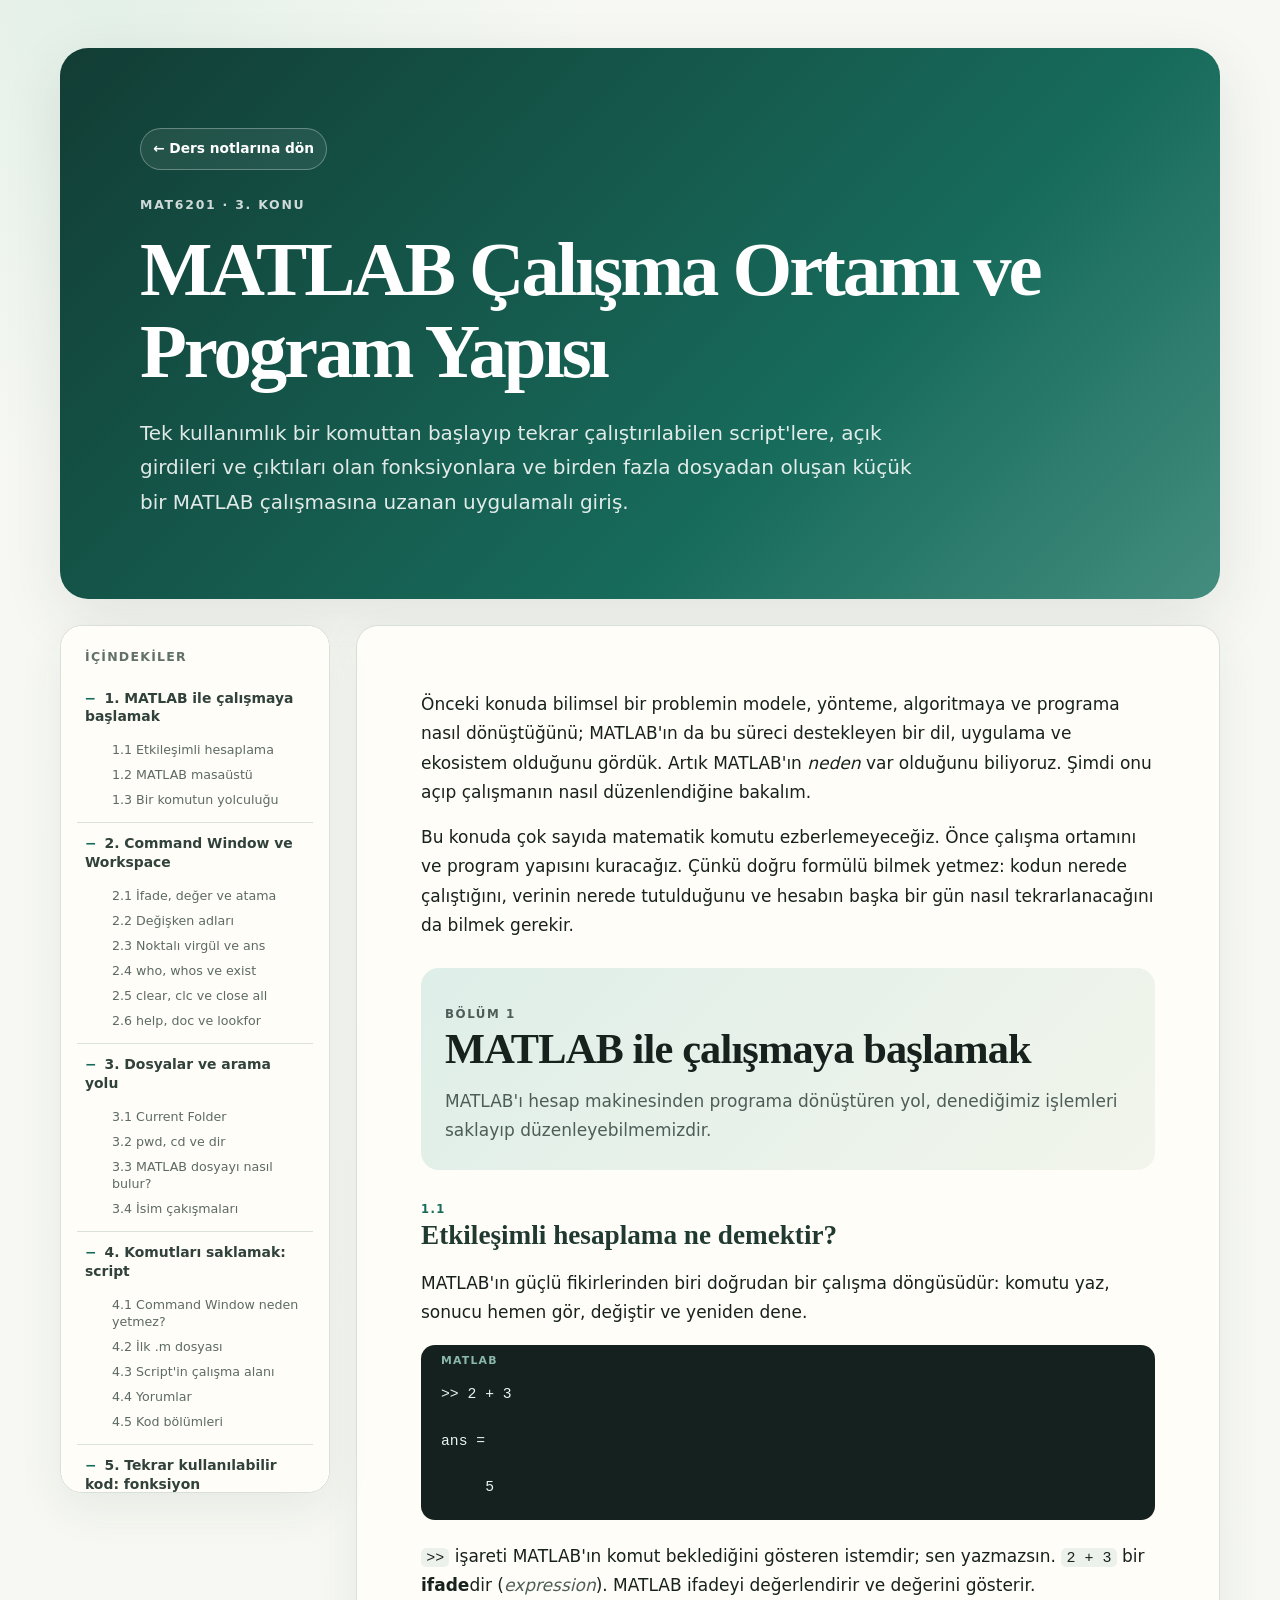
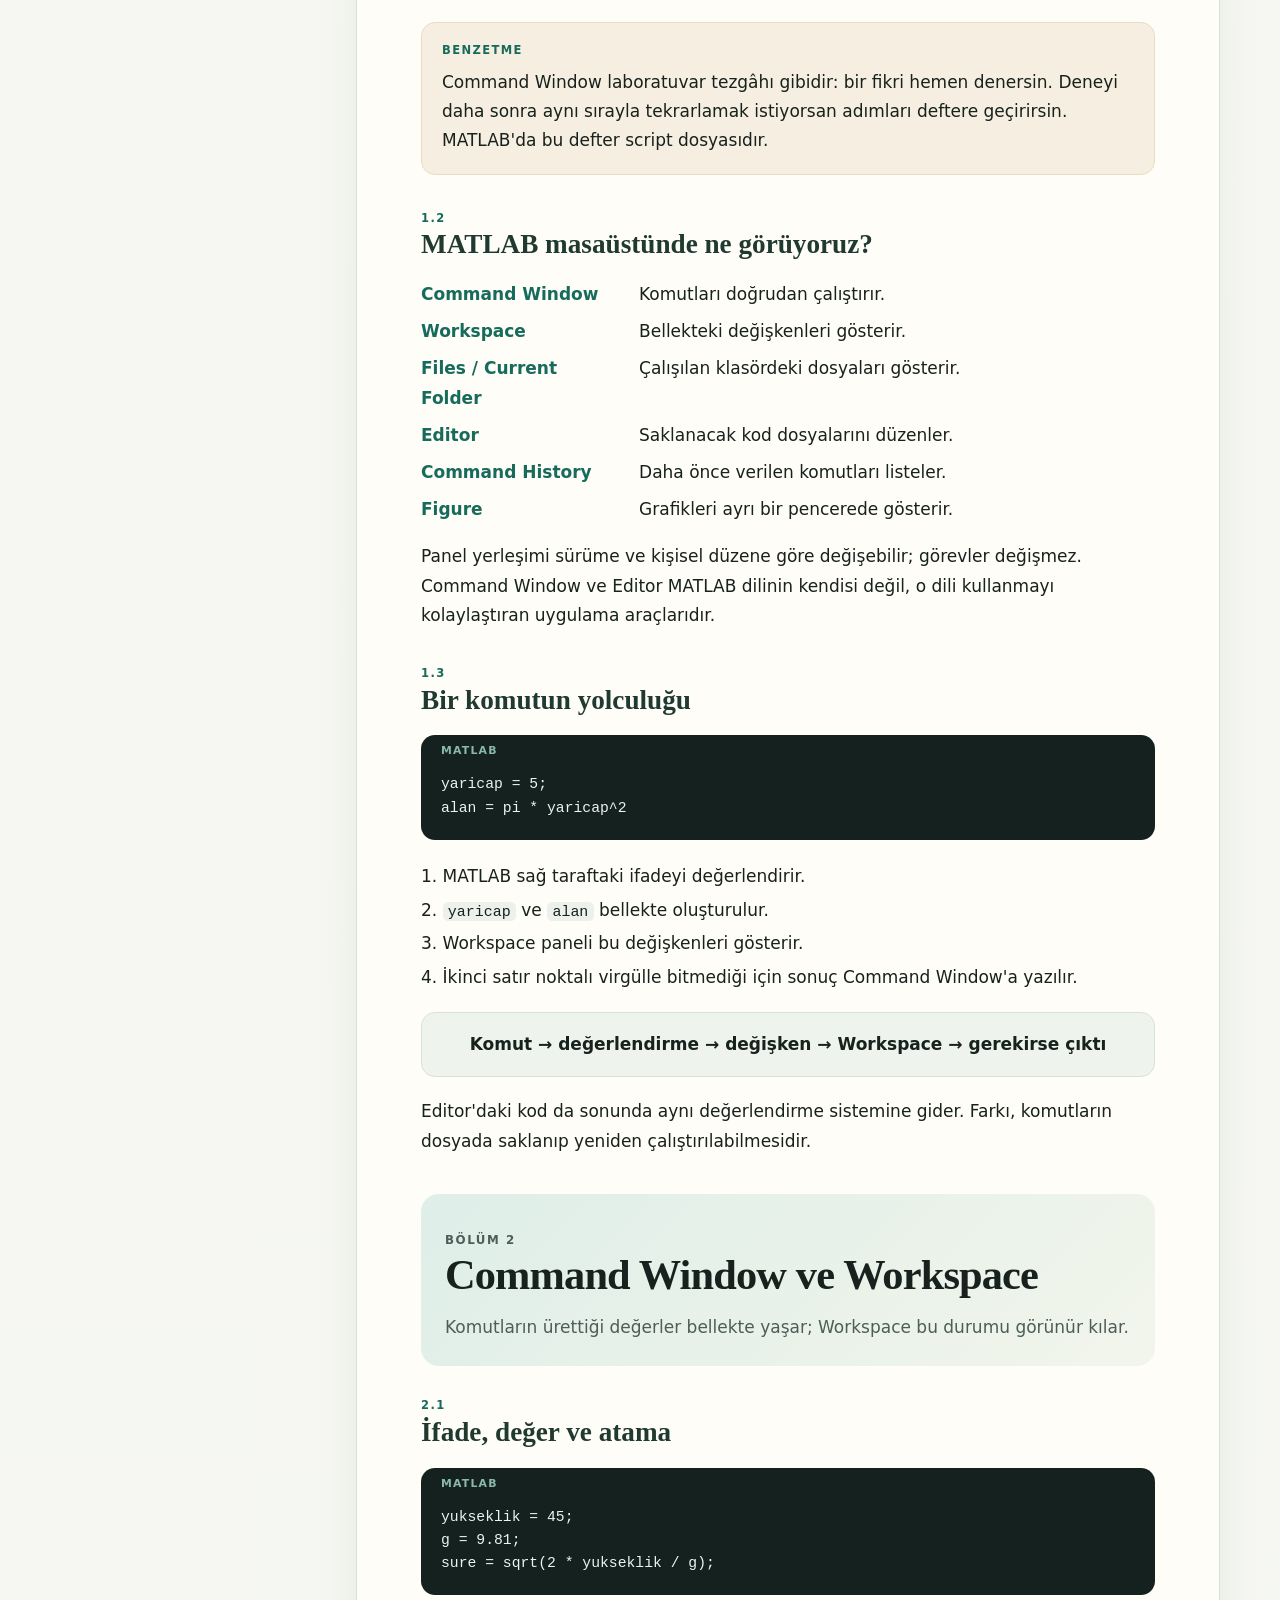
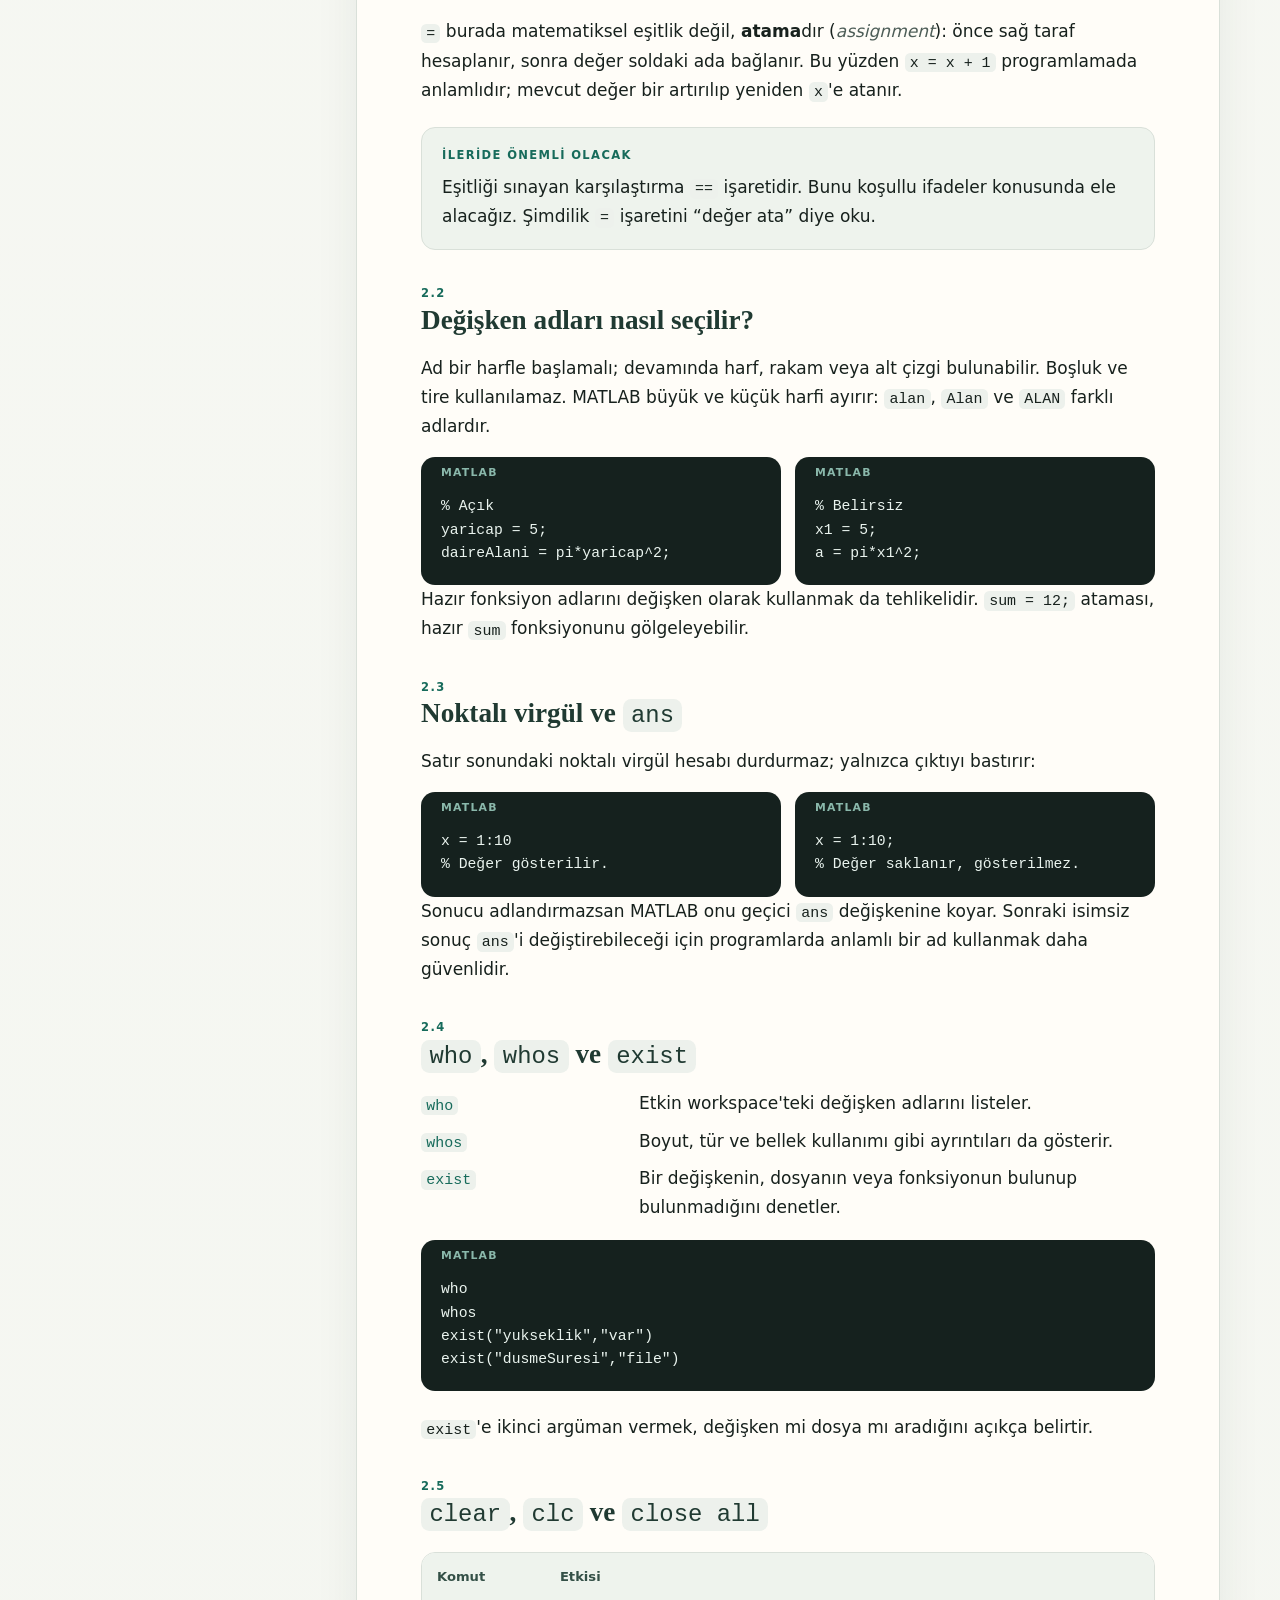
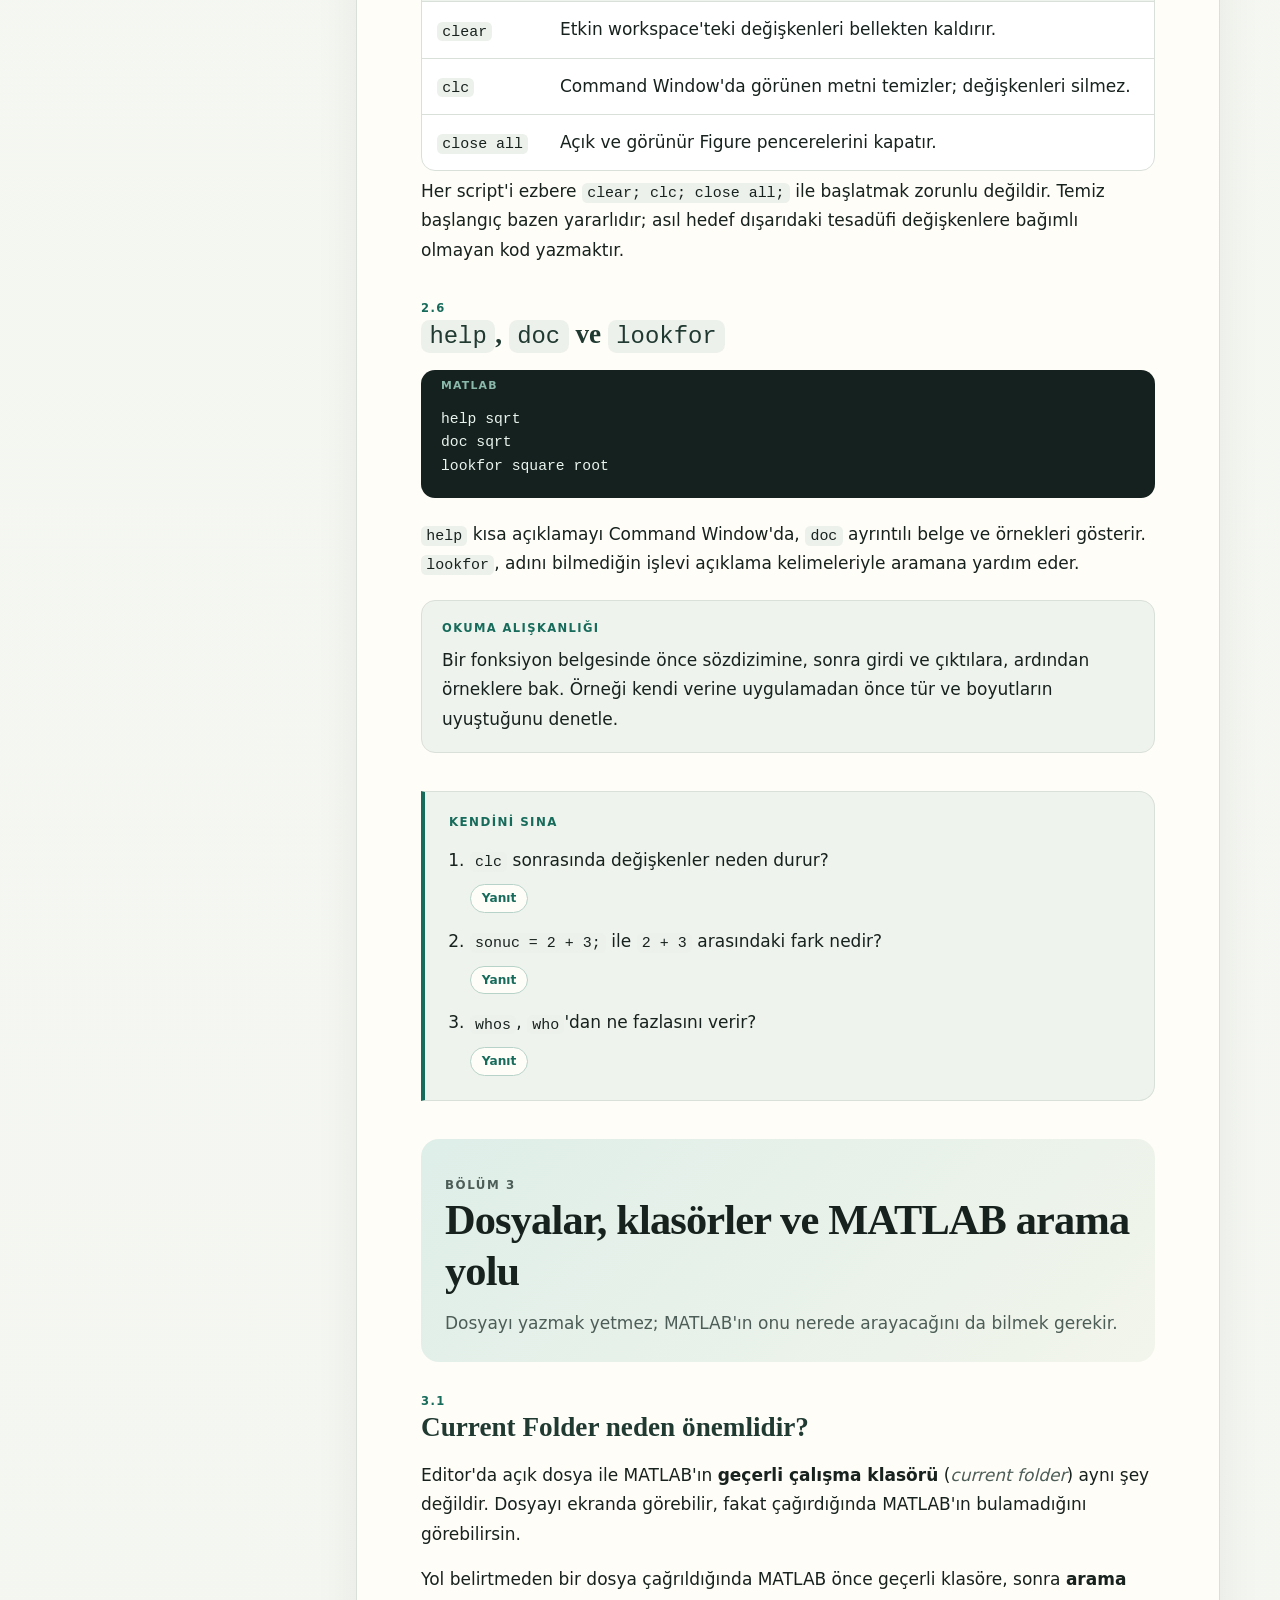
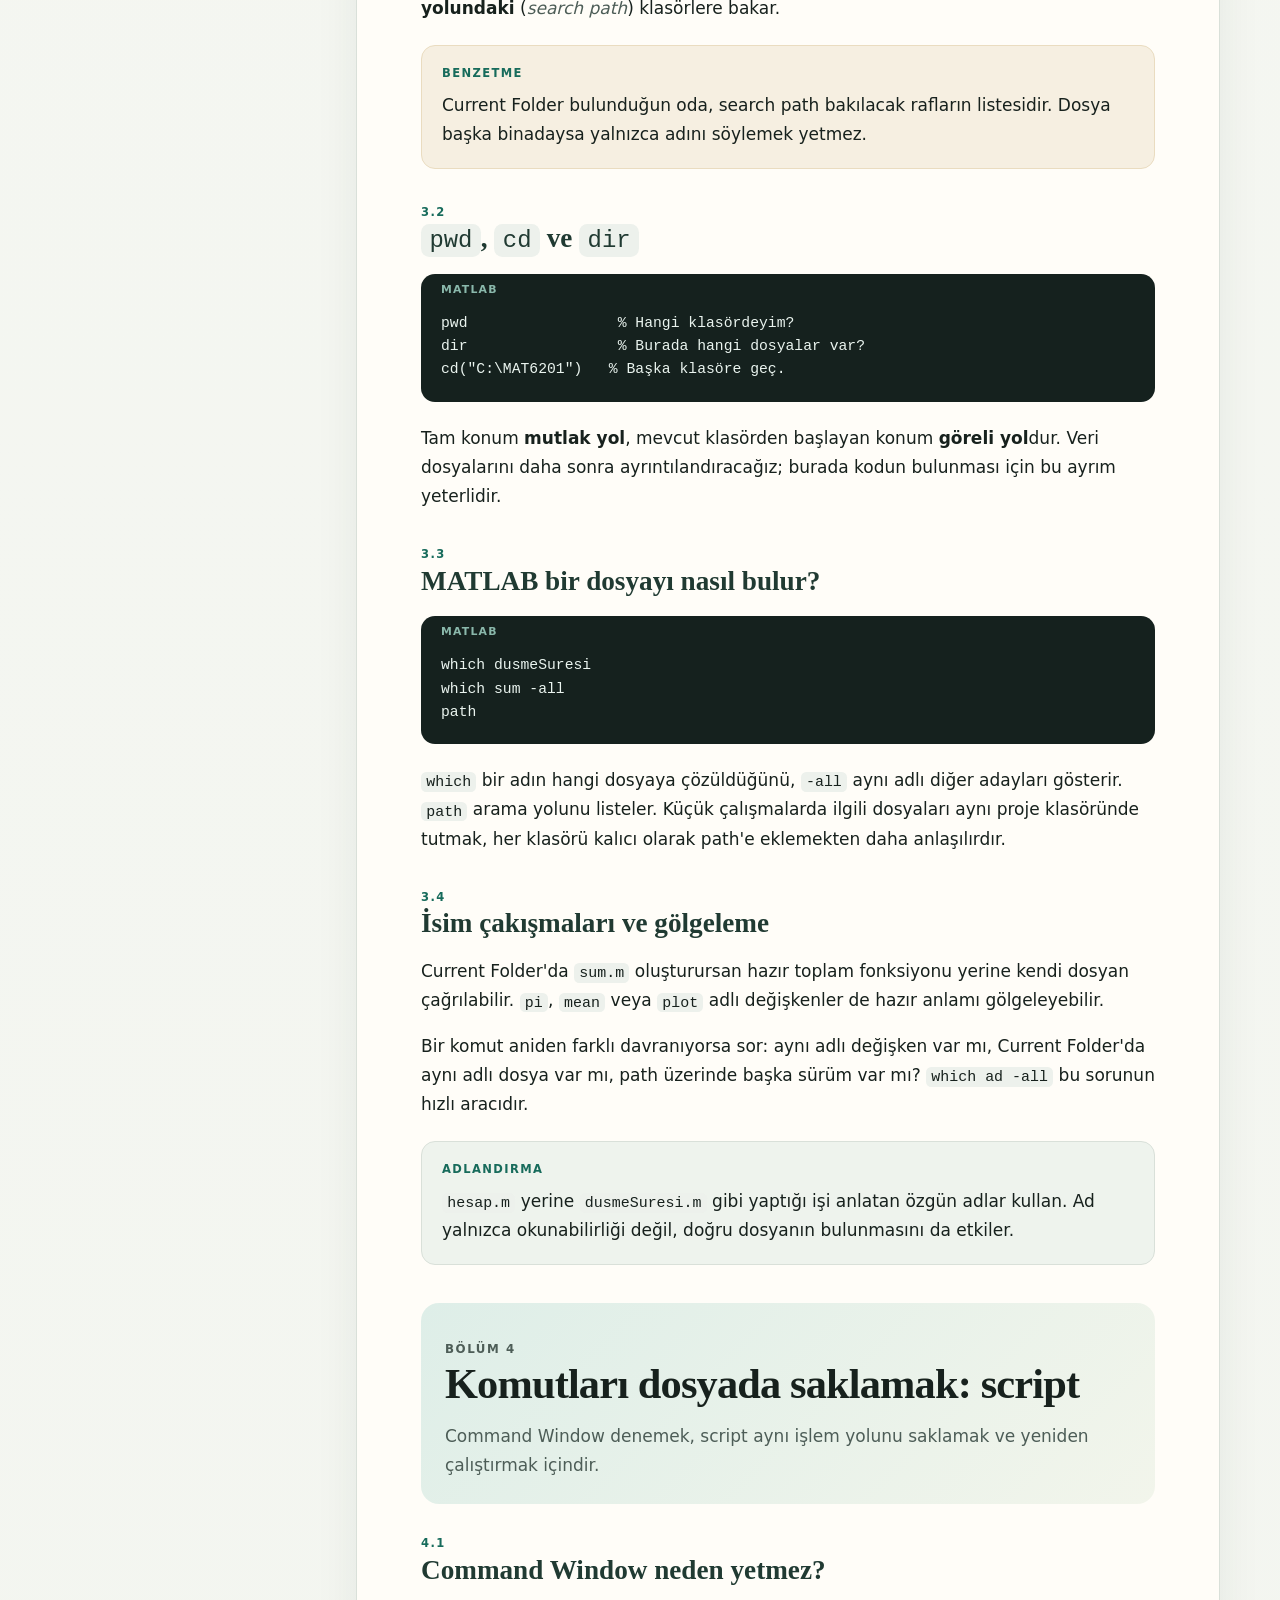
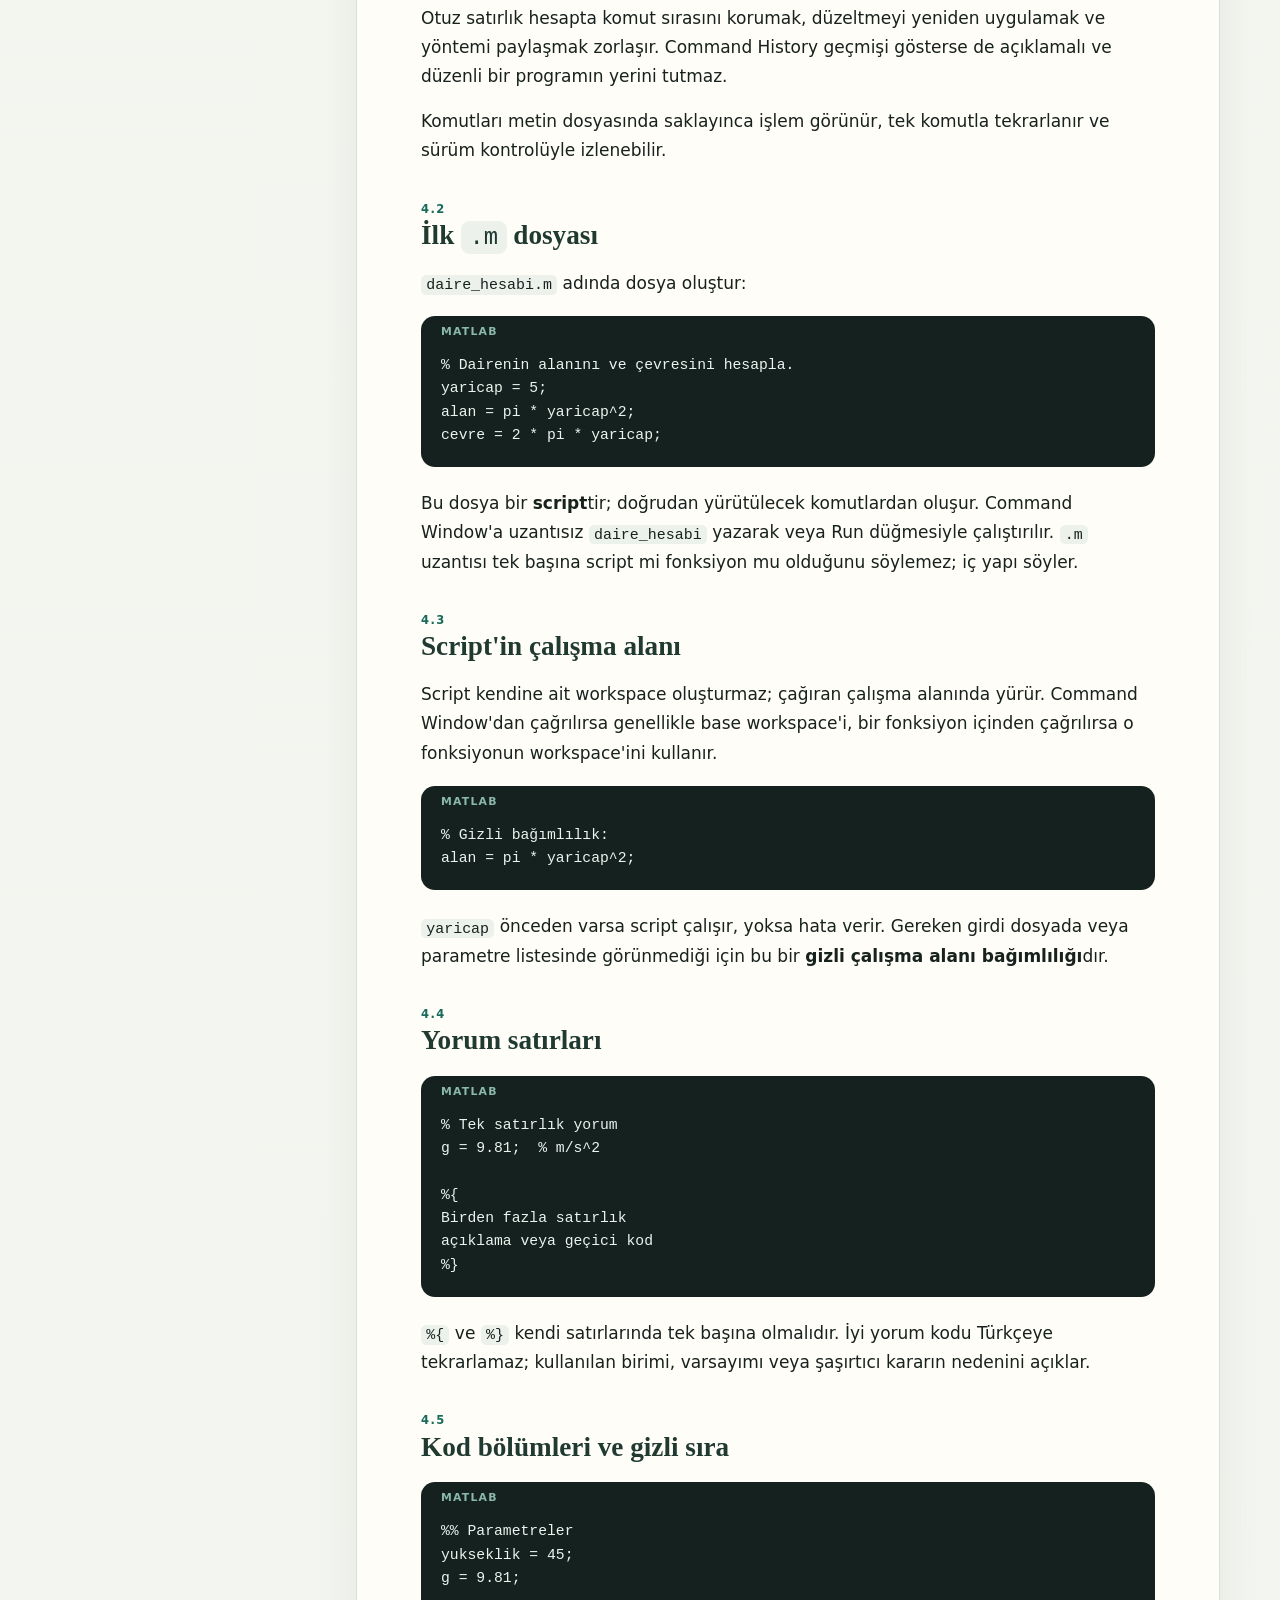
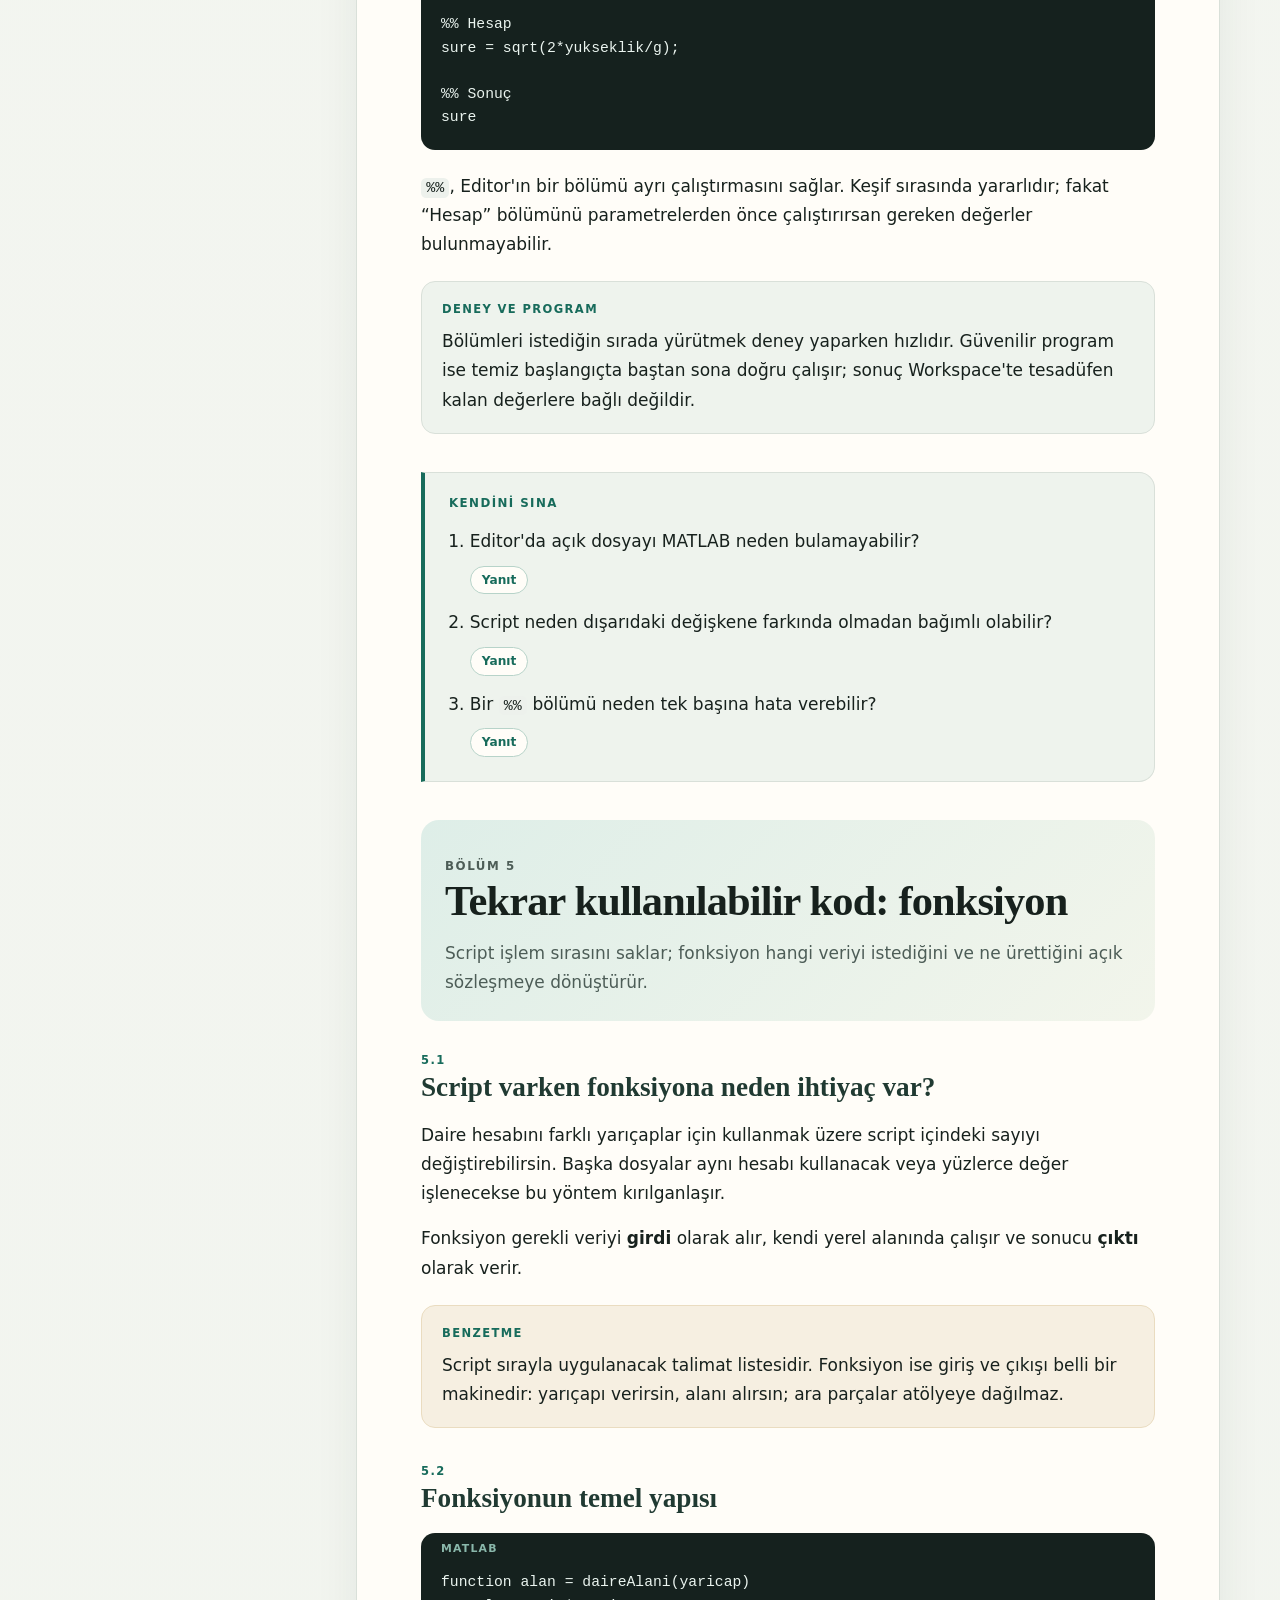
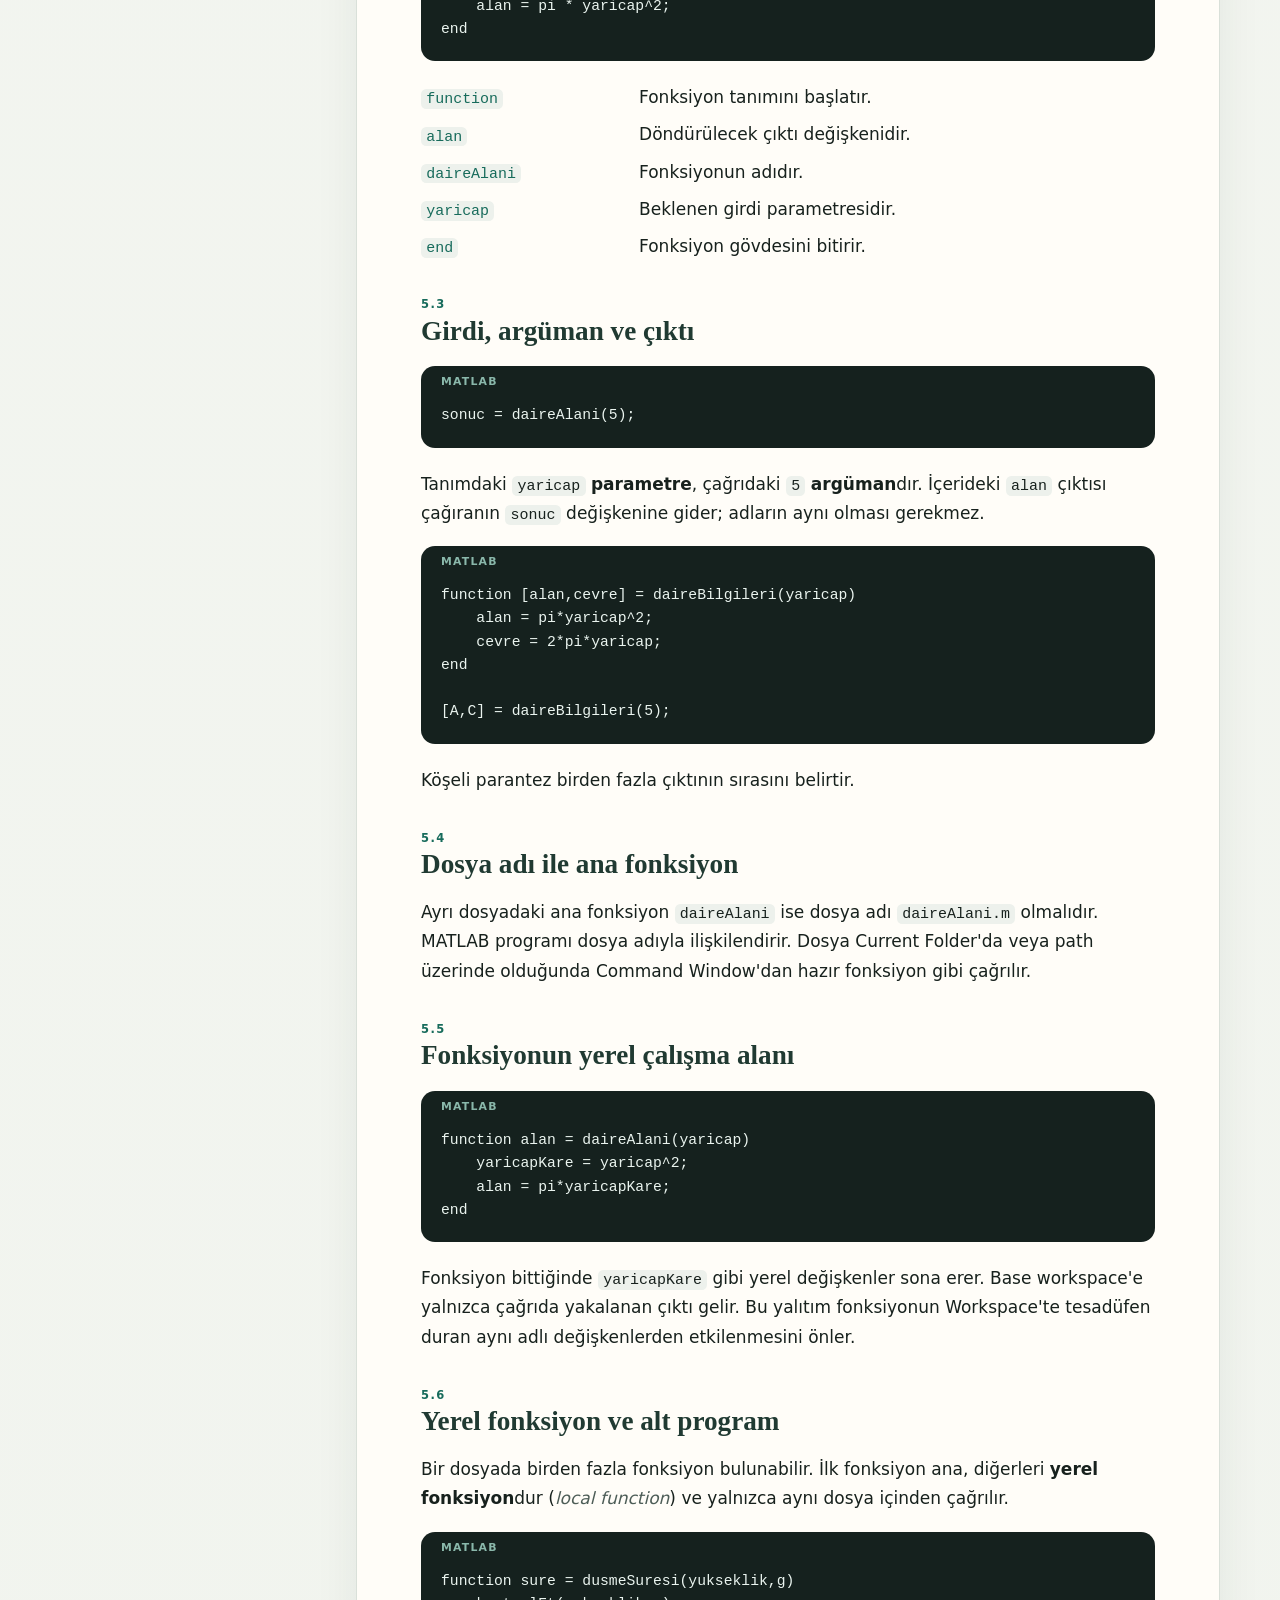
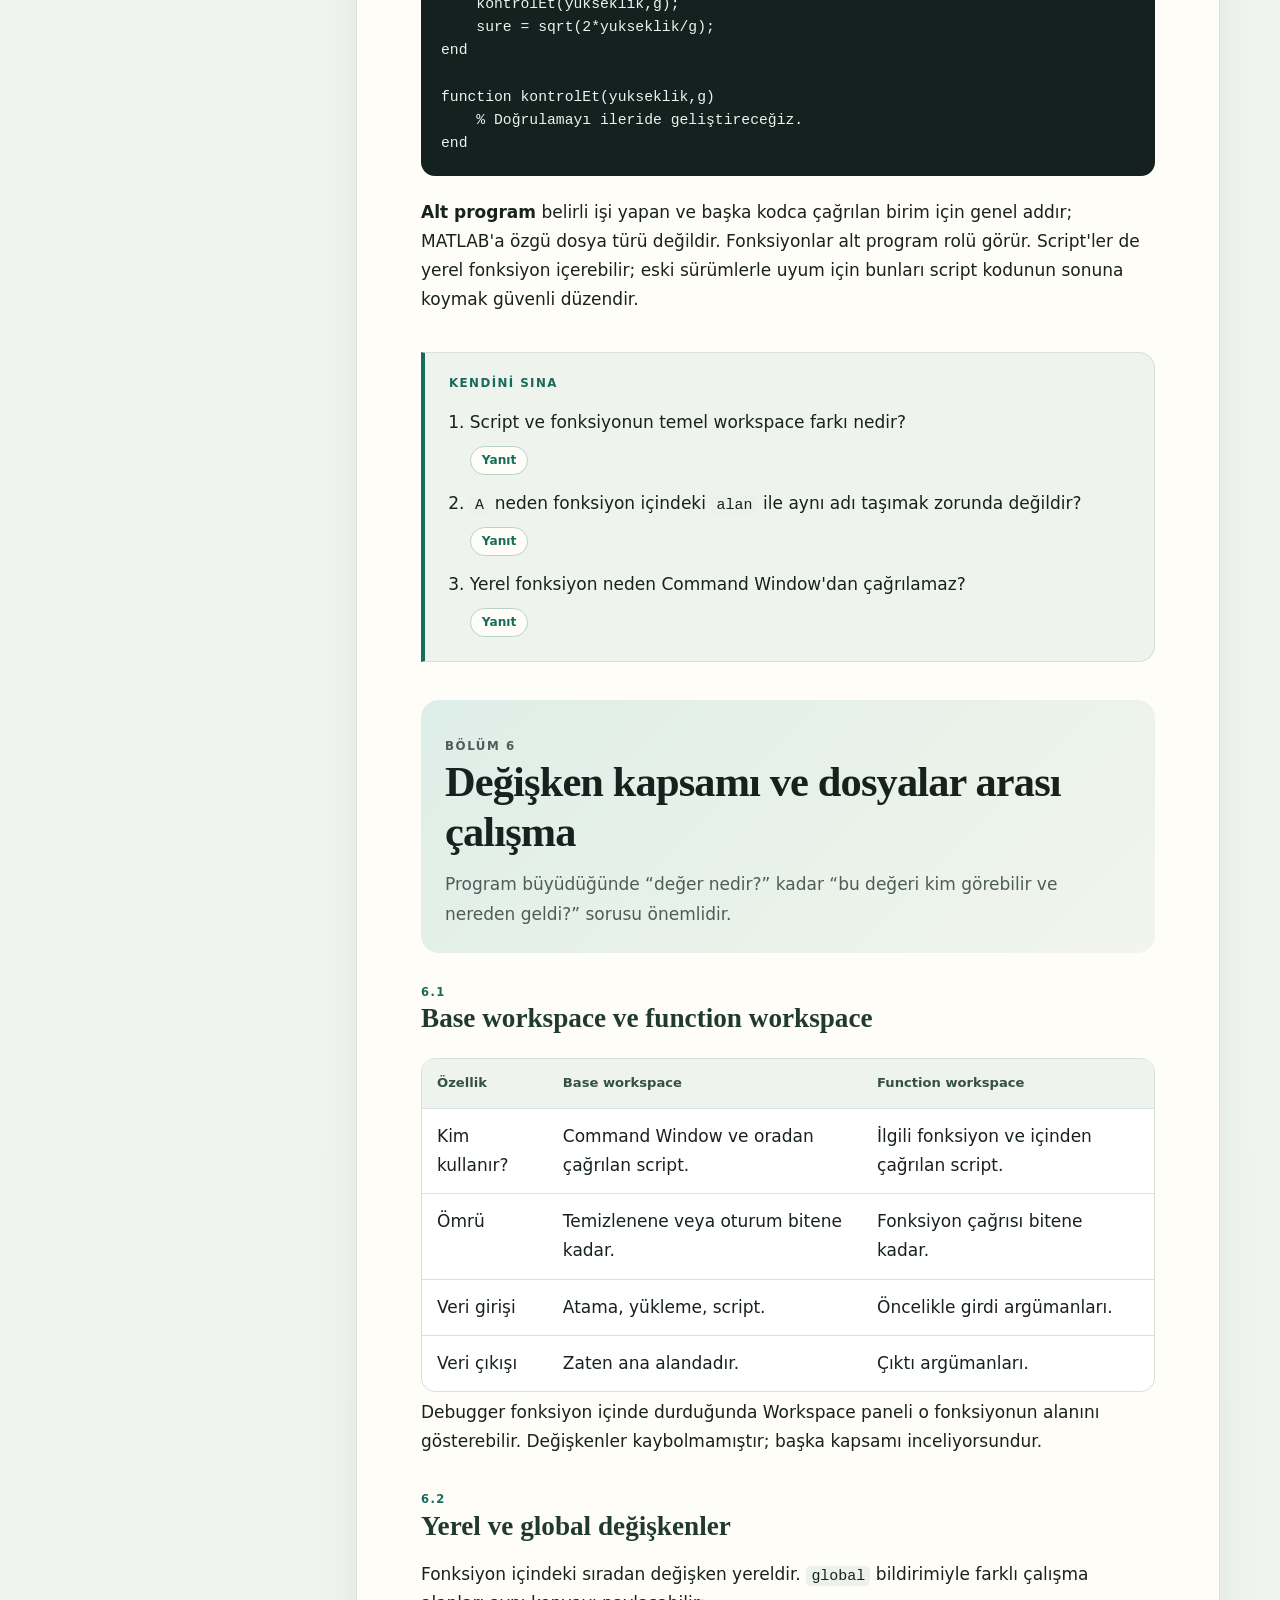
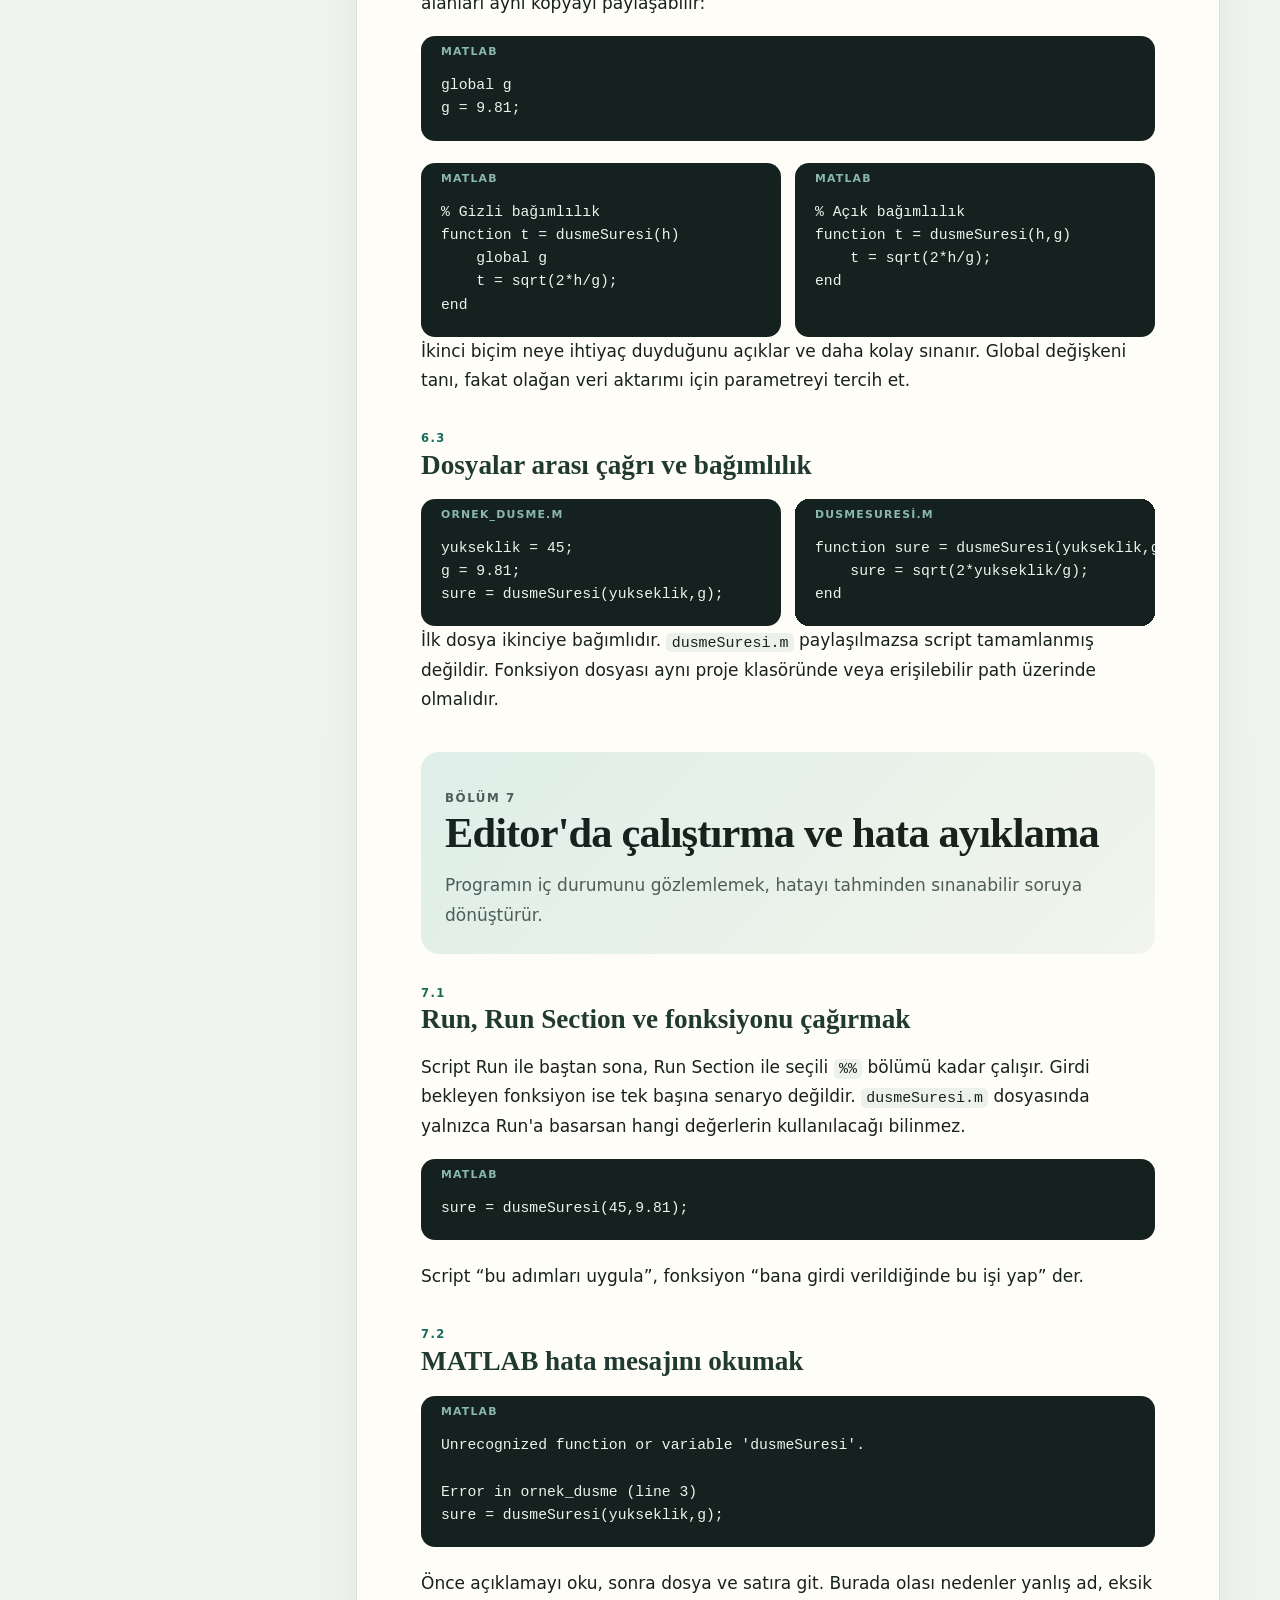
<file: matlab-calisma-ortami/index.html>
<!doctype html>
<html lang="tr">
<head>
<meta charset="utf-8">
<meta name="viewport" content="width=device-width,initial-scale=1">
<title>MATLAB Çalışma Ortamı ve Program Yapısı | MAT6201</title>
<meta name="description" content="MATLAB arayüzü, Command Window, Workspace, script ve fonksiyon dosyaları, kapsam, dosya çağırma ve hata ayıklama üzerine uygulamalı ders notu.">
<meta name="author" content="Melih Mert Oskay">
<link rel="canonical" href="https://melihmertoskay.github.io/MAT6201/matlab-calisma-ortami/">
<link rel="icon" href="../assets/favicon.svg" type="image/svg+xml">
<meta property="og:type" content="article">
<meta property="og:site_name" content="MAT6201 Ders Notları">
<meta property="og:locale" content="tr_TR">
<meta property="og:title" content="MATLAB Çalışma Ortamı ve Program Yapısı">
<meta property="og:description" content="Tek komuttan script ve fonksiyonlara, çalışma alanlarından küçük bir MATLAB projesine uzanan uygulamalı giriş.">
<meta property="og:url" content="https://melihmertoskay.github.io/MAT6201/matlab-calisma-ortami/">
<meta name="twitter:card" content="summary">
<link rel="stylesheet" href="../assets/style.css">
<link rel="stylesheet" href="../assets/notes.css">
<script src="../assets/site.js" defer></script>
</head>
<body>
<div class="shell">
<header class="hero">
<a class="back-link" href="../">← Ders notlarına dön</a>
<p class="eyebrow">MAT6201 · 3. konu</p>
<h1>MATLAB Çalışma Ortamı ve Program Yapısı</h1>
<p class="lead">Tek kullanımlık bir komuttan başlayıp tekrar çalıştırılabilen script'lere, açık girdileri ve çıktıları olan fonksiyonlara ve birden fazla dosyadan oluşan küçük bir MATLAB çalışmasına uzanan uygulamalı giriş.</p>
</header>

<div class="layout">
<nav class="toc" aria-label="İçindekiler"><strong>İçindekiler</strong>
<details open><summary>1. MATLAB ile çalışmaya başlamak</summary><ol>
<li><a href="#s1-1">1.1 Etkileşimli hesaplama</a></li><li><a href="#s1-2">1.2 MATLAB masaüstü</a></li><li><a href="#s1-3">1.3 Bir komutun yolculuğu</a></li>
</ol></details>
<details><summary>2. Command Window ve Workspace</summary><ol>
<li><a href="#s2-1">2.1 İfade, değer ve atama</a></li><li><a href="#s2-2">2.2 Değişken adları</a></li><li><a href="#s2-3">2.3 Noktalı virgül ve ans</a></li><li><a href="#s2-4">2.4 who, whos ve exist</a></li><li><a href="#s2-5">2.5 clear, clc ve close all</a></li><li><a href="#s2-6">2.6 help, doc ve lookfor</a></li>
</ol></details>
<details><summary>3. Dosyalar ve arama yolu</summary><ol>
<li><a href="#s3-1">3.1 Current Folder</a></li><li><a href="#s3-2">3.2 pwd, cd ve dir</a></li><li><a href="#s3-3">3.3 MATLAB dosyayı nasıl bulur?</a></li><li><a href="#s3-4">3.4 İsim çakışmaları</a></li>
</ol></details>
<details><summary>4. Komutları saklamak: script</summary><ol>
<li><a href="#s4-1">4.1 Command Window neden yetmez?</a></li><li><a href="#s4-2">4.2 İlk .m dosyası</a></li><li><a href="#s4-3">4.3 Script'in çalışma alanı</a></li><li><a href="#s4-4">4.4 Yorumlar</a></li><li><a href="#s4-5">4.5 Kod bölümleri</a></li>
</ol></details>
<details><summary>5. Tekrar kullanılabilir kod: fonksiyon</summary><ol>
<li><a href="#s5-1">5.1 Fonksiyona neden ihtiyaç var?</a></li><li><a href="#s5-2">5.2 Fonksiyonun yapısı</a></li><li><a href="#s5-3">5.3 Girdi ve çıktı</a></li><li><a href="#s5-4">5.4 Dosya adı</a></li><li><a href="#s5-5">5.5 Yerel çalışma alanı</a></li><li><a href="#s5-6">5.6 Yerel fonksiyon ve alt program</a></li>
</ol></details>
<details><summary>6. Kapsam ve dosyalar arası çalışma</summary><ol>
<li><a href="#s6-1">6.1 Base ve function workspace</a></li><li><a href="#s6-2">6.2 Yerel ve global değişken</a></li><li><a href="#s6-3">6.3 Dosyalar arası çağrı</a></li>
</ol></details>
<details><summary>7. Çalıştırma ve hata ayıklama</summary><ol>
<li><a href="#s7-1">7.1 Run ve Run Section</a></li><li><a href="#s7-2">7.2 Hata mesajını okumak</a></li><li><a href="#s7-3">7.3 Kesme noktası</a></li>
</ol></details>
<details><summary>8. Küçük bir MATLAB çalışması</summary><ol>
<li><a href="#s8-1">8.1 Komuttan iki dosyalı projeye</a></li><li><a href="#s8-2">8.2 Özet</a></li><li><a href="#kaynaklar">Kaynaklar</a></li>
</ol></details>
</nav>

<main>
<p>Önceki konuda bilimsel bir problemin modele, yönteme, algoritmaya ve programa nasıl dönüştüğünü; MATLAB'ın da bu süreci destekleyen bir dil, uygulama ve ekosistem olduğunu gördük. Artık MATLAB'ın <em>neden</em> var olduğunu biliyoruz. Şimdi onu açıp çalışmanın nasıl düzenlendiğine bakalım.</p>
<p>Bu konuda çok sayıda matematik komutu ezberlemeyeceğiz. Önce çalışma ortamını ve program yapısını kuracağız. Çünkü doğru formülü bilmek yetmez: kodun nerede çalıştığını, verinin nerede tutulduğunu ve hesabın başka bir gün nasıl tekrarlanacağını da bilmek gerekir.</p>

<section class="chapter" id="bolum1">
<header class="chapter-head"><p class="chapter-kicker">Bölüm 1</p><h2>MATLAB ile çalışmaya başlamak</h2><p>MATLAB'ı hesap makinesinden programa dönüştüren yol, denediğimiz işlemleri saklayıp düzenleyebilmemizdir.</p></header>

<div class="subsection" id="s1-1"><h3><span class="num">1.1</span>Etkileşimli hesaplama ne demektir?</h3>
<p>MATLAB'ın güçlü fikirlerinden biri doğrudan bir çalışma döngüsüdür: komutu yaz, sonucu hemen gör, değiştir ve yeniden dene.</p>
<pre data-lang="MATLAB"><code>&gt;&gt; 2 + 3

ans =

     5</code></pre>
<p><code>&gt;&gt;</code> işareti MATLAB'ın komut beklediğini gösteren istemdir; sen yazmazsın. <code>2 + 3</code> bir <strong>ifade</strong>dir (<span class="en">expression</span>). MATLAB ifadeyi değerlendirir ve değerini gösterir.</p>
<div class="analogy"><span class="label">Benzetme</span>Command Window laboratuvar tezgâhı gibidir: bir fikri hemen denersin. Deneyi daha sonra aynı sırayla tekrarlamak istiyorsan adımları deftere geçirirsin. MATLAB'da bu defter script dosyasıdır.</div>
</div>

<div class="subsection" id="s1-2"><h3><span class="num">1.2</span>MATLAB masaüstünde ne görüyoruz?</h3>
<dl class="defs"><dt>Command Window</dt><dd>Komutları doğrudan çalıştırır.</dd><dt>Workspace</dt><dd>Bellekteki değişkenleri gösterir.</dd><dt>Files / Current Folder</dt><dd>Çalışılan klasördeki dosyaları gösterir.</dd><dt>Editor</dt><dd>Saklanacak kod dosyalarını düzenler.</dd><dt>Command History</dt><dd>Daha önce verilen komutları listeler.</dd><dt>Figure</dt><dd>Grafikleri ayrı bir pencerede gösterir.</dd></dl>
<p>Panel yerleşimi sürüme ve kişisel düzene göre değişebilir; görevler değişmez. Command Window ve Editor MATLAB dilinin kendisi değil, o dili kullanmayı kolaylaştıran uygulama araçlarıdır.</p>
</div>

<div class="subsection" id="s1-3"><h3><span class="num">1.3</span>Bir komutun yolculuğu</h3>
<pre data-lang="MATLAB"><code>yaricap = 5;
alan = pi * yaricap^2</code></pre>
<ol><li>MATLAB sağ taraftaki ifadeyi değerlendirir.</li><li><code>yaricap</code> ve <code>alan</code> bellekte oluşturulur.</li><li>Workspace paneli bu değişkenleri gösterir.</li><li>İkinci satır noktalı virgülle bitmediği için sonuç Command Window'a yazılır.</li></ol>
<div class="flow">Komut → değerlendirme → değişken → Workspace → gerekirse çıktı</div>
<p>Editor'daki kod da sonunda aynı değerlendirme sistemine gider. Farkı, komutların dosyada saklanıp yeniden çalıştırılabilmesidir.</p>
</div>
</section>

<section class="chapter" id="bolum2">
<header class="chapter-head"><p class="chapter-kicker">Bölüm 2</p><h2>Command Window ve Workspace</h2><p>Komutların ürettiği değerler bellekte yaşar; Workspace bu durumu görünür kılar.</p></header>

<div class="subsection" id="s2-1"><h3><span class="num">2.1</span>İfade, değer ve atama</h3>
<pre data-lang="MATLAB"><code>yukseklik = 45;
g = 9.81;
sure = sqrt(2 * yukseklik / g);</code></pre>
<p><code>=</code> burada matematiksel eşitlik değil, <strong>atama</strong>dır (<span class="en">assignment</span>): önce sağ taraf hesaplanır, sonra değer soldaki ada bağlanır. Bu yüzden <code>x = x + 1</code> programlamada anlamlıdır; mevcut değer bir artırılıp yeniden <code>x</code>'e atanır.</p>
<div class="callout"><span class="label">İleride önemli olacak</span>Eşitliği sınayan karşılaştırma <code>==</code> işaretidir. Bunu koşullu ifadeler konusunda ele alacağız. Şimdilik <code>=</code> işaretini “değer ata” diye oku.</div>
</div>

<div class="subsection" id="s2-2"><h3><span class="num">2.2</span>Değişken adları nasıl seçilir?</h3>
<p>Ad bir harfle başlamalı; devamında harf, rakam veya alt çizgi bulunabilir. Boşluk ve tire kullanılamaz. MATLAB büyük ve küçük harfi ayırır: <code>alan</code>, <code>Alan</code> ve <code>ALAN</code> farklı adlardır.</p>
<div class="code-grid"><pre data-lang="MATLAB"><code>% Açık
yaricap = 5;
daireAlani = pi*yaricap^2;</code></pre><pre data-lang="MATLAB"><code>% Belirsiz
x1 = 5;
a = pi*x1^2;</code></pre></div>
<p>Hazır fonksiyon adlarını değişken olarak kullanmak da tehlikelidir. <code>sum = 12;</code> ataması, hazır <code>sum</code> fonksiyonunu gölgeleyebilir.</p>
</div>

<div class="subsection" id="s2-3"><h3><span class="num">2.3</span>Noktalı virgül ve <code>ans</code></h3>
<p>Satır sonundaki noktalı virgül hesabı durdurmaz; yalnızca çıktıyı bastırır:</p>
<div class="code-grid"><pre data-lang="MATLAB"><code>x = 1:10
% Değer gösterilir.</code></pre><pre data-lang="MATLAB"><code>x = 1:10;
% Değer saklanır, gösterilmez.</code></pre></div>
<p>Sonucu adlandırmazsan MATLAB onu geçici <code>ans</code> değişkenine koyar. Sonraki isimsiz sonuç <code>ans</code>'i değiştirebileceği için programlarda anlamlı bir ad kullanmak daha güvenlidir.</p>
</div>

<div class="subsection" id="s2-4"><h3><span class="num">2.4</span><code>who</code>, <code>whos</code> ve <code>exist</code></h3>
<dl class="defs"><dt><code>who</code></dt><dd>Etkin workspace'teki değişken adlarını listeler.</dd><dt><code>whos</code></dt><dd>Boyut, tür ve bellek kullanımı gibi ayrıntıları da gösterir.</dd><dt><code>exist</code></dt><dd>Bir değişkenin, dosyanın veya fonksiyonun bulunup bulunmadığını denetler.</dd></dl>
<pre data-lang="MATLAB"><code>who
whos
exist("yukseklik","var")
exist("dusmeSuresi","file")</code></pre>
<p><code>exist</code>'e ikinci argüman vermek, değişken mi dosya mı aradığını açıkça belirtir.</p>
</div>

<div class="subsection" id="s2-5"><h3><span class="num">2.5</span><code>clear</code>, <code>clc</code> ve <code>close all</code></h3>
<div class="table-wrap"><table><thead><tr><th>Komut</th><th>Etkisi</th></tr></thead><tbody><tr><td><code>clear</code></td><td>Etkin workspace'teki değişkenleri bellekten kaldırır.</td></tr><tr><td><code>clc</code></td><td>Command Window'da görünen metni temizler; değişkenleri silmez.</td></tr><tr><td><code>close all</code></td><td>Açık ve görünür Figure pencerelerini kapatır.</td></tr></tbody></table></div>
<p class="table-hint">→ Tabloyu yana kaydırarak tamamını görebilirsiniz.</p>
<p>Her script'i ezbere <code>clear; clc; close all;</code> ile başlatmak zorunlu değildir. Temiz başlangıç bazen yararlıdır; asıl hedef dışarıdaki tesadüfi değişkenlere bağımlı olmayan kod yazmaktır.</p>
</div>

<div class="subsection" id="s2-6"><h3><span class="num">2.6</span><code>help</code>, <code>doc</code> ve <code>lookfor</code></h3>
<pre data-lang="MATLAB"><code>help sqrt
doc sqrt
lookfor square root</code></pre>
<p><code>help</code> kısa açıklamayı Command Window'da, <code>doc</code> ayrıntılı belge ve örnekleri gösterir. <code>lookfor</code>, adını bilmediğin işlevi açıklama kelimeleriyle aramana yardım eder.</p>
<div class="callout"><span class="label">Okuma alışkanlığı</span>Bir fonksiyon belgesinde önce sözdizimine, sonra girdi ve çıktılara, ardından örneklere bak. Örneği kendi verine uygulamadan önce tür ve boyutların uyuştuğunu denetle.</div>
</div>

<div class="exercises"><h4>Kendini sına</h4><ol>
<li><code>clc</code> sonrasında değişkenler neden durur?<details class="answer"><summary>Yanıt</summary><p><code>clc</code> yalnızca görünen metni temizler. Bellekteki değişkenler için <code>clear</code> gerekir.</p></details></li>
<li><code>sonuc = 2 + 3;</code> ile <code>2 + 3</code> arasındaki fark nedir?<details class="answer"><summary>Yanıt</summary><p>İlk sonuç <code>sonuc</code>'a atanır ve gösterilmez. İkincisi adlandırılmadığı için <code>ans</code>'e gider ve ekranda görünür.</p></details></li>
<li><code>whos</code>, <code>who</code>'dan ne fazlasını verir?<details class="answer"><summary>Yanıt</summary><p>Değişkenlerin boyut, tür ve bellek kullanımı gibi özelliklerini de verir.</p></details></li>
</ol></div>
</section>

<section class="chapter" id="bolum3">
<header class="chapter-head"><p class="chapter-kicker">Bölüm 3</p><h2>Dosyalar, klasörler ve MATLAB arama yolu</h2><p>Dosyayı yazmak yetmez; MATLAB'ın onu nerede arayacağını da bilmek gerekir.</p></header>

<div class="subsection" id="s3-1"><h3><span class="num">3.1</span>Current Folder neden önemlidir?</h3>
<p>Editor'da açık dosya ile MATLAB'ın <strong>geçerli çalışma klasörü</strong> (<span class="en">current folder</span>) aynı şey değildir. Dosyayı ekranda görebilir, fakat çağırdığında MATLAB'ın bulamadığını görebilirsin.</p>
<p>Yol belirtmeden bir dosya çağrıldığında MATLAB önce geçerli klasöre, sonra <strong>arama yolundaki</strong> (<span class="en">search path</span>) klasörlere bakar.</p>
<div class="analogy"><span class="label">Benzetme</span>Current Folder bulunduğun oda, search path bakılacak rafların listesidir. Dosya başka binadaysa yalnızca adını söylemek yetmez.</div>
</div>

<div class="subsection" id="s3-2"><h3><span class="num">3.2</span><code>pwd</code>, <code>cd</code> ve <code>dir</code></h3>
<pre data-lang="MATLAB"><code>pwd                 % Hangi klasördeyim?
dir                 % Burada hangi dosyalar var?
cd("C:\MAT6201")   % Başka klasöre geç.</code></pre>
<p>Tam konum <strong>mutlak yol</strong>, mevcut klasörden başlayan konum <strong>göreli yol</strong>dur. Veri dosyalarını daha sonra ayrıntılandıracağız; burada kodun bulunması için bu ayrım yeterlidir.</p>
</div>

<div class="subsection" id="s3-3"><h3><span class="num">3.3</span>MATLAB bir dosyayı nasıl bulur?</h3>
<pre data-lang="MATLAB"><code>which dusmeSuresi
which sum -all
path</code></pre>
<p><code>which</code> bir adın hangi dosyaya çözüldüğünü, <code>-all</code> aynı adlı diğer adayları gösterir. <code>path</code> arama yolunu listeler. Küçük çalışmalarda ilgili dosyaları aynı proje klasöründe tutmak, her klasörü kalıcı olarak path'e eklemekten daha anlaşılırdır.</p>
</div>

<div class="subsection" id="s3-4"><h3><span class="num">3.4</span>İsim çakışmaları ve gölgeleme</h3>
<p>Current Folder'da <code>sum.m</code> oluşturursan hazır toplam fonksiyonu yerine kendi dosyan çağrılabilir. <code>pi</code>, <code>mean</code> veya <code>plot</code> adlı değişkenler de hazır anlamı gölgeleyebilir.</p>
<p>Bir komut aniden farklı davranıyorsa sor: aynı adlı değişken var mı, Current Folder'da aynı adlı dosya var mı, path üzerinde başka sürüm var mı? <code>which ad -all</code> bu sorunun hızlı aracıdır.</p>
<div class="callout"><span class="label">Adlandırma</span><code>hesap.m</code> yerine <code>dusmeSuresi.m</code> gibi yaptığı işi anlatan özgün adlar kullan. Ad yalnızca okunabilirliği değil, doğru dosyanın bulunmasını da etkiler.</div>
</div>
</section>

<section class="chapter" id="bolum4">
<header class="chapter-head"><p class="chapter-kicker">Bölüm 4</p><h2>Komutları dosyada saklamak: script</h2><p>Command Window denemek, script aynı işlem yolunu saklamak ve yeniden çalıştırmak içindir.</p></header>

<div class="subsection" id="s4-1"><h3><span class="num">4.1</span>Command Window neden yetmez?</h3>
<p>Otuz satırlık hesapta komut sırasını korumak, düzeltmeyi yeniden uygulamak ve yöntemi paylaşmak zorlaşır. Command History geçmişi gösterse de açıklamalı ve düzenli bir programın yerini tutmaz.</p>
<p>Komutları metin dosyasında saklayınca işlem görünür, tek komutla tekrarlanır ve sürüm kontrolüyle izlenebilir.</p>
</div>

<div class="subsection" id="s4-2"><h3><span class="num">4.2</span>İlk <code>.m</code> dosyası</h3>
<p><code>daire_hesabi.m</code> adında dosya oluştur:</p>
<pre data-lang="MATLAB"><code>% Dairenin alanını ve çevresini hesapla.
yaricap = 5;
alan = pi * yaricap^2;
cevre = 2 * pi * yaricap;</code></pre>
<p>Bu dosya bir <strong>script</strong>tir; doğrudan yürütülecek komutlardan oluşur. Command Window'a uzantısız <code>daire_hesabi</code> yazarak veya Run düğmesiyle çalıştırılır. <code>.m</code> uzantısı tek başına script mi fonksiyon mu olduğunu söylemez; iç yapı söyler.</p>
</div>

<div class="subsection" id="s4-3"><h3><span class="num">4.3</span>Script'in çalışma alanı</h3>
<p>Script kendine ait workspace oluşturmaz; çağıran çalışma alanında yürür. Command Window'dan çağrılırsa genellikle base workspace'i, bir fonksiyon içinden çağrılırsa o fonksiyonun workspace'ini kullanır.</p>
<pre data-lang="MATLAB"><code>% Gizli bağımlılık:
alan = pi * yaricap^2;</code></pre>
<p><code>yaricap</code> önceden varsa script çalışır, yoksa hata verir. Gereken girdi dosyada veya parametre listesinde görünmediği için bu bir <strong>gizli çalışma alanı bağımlılığı</strong>dır.</p>
</div>

<div class="subsection" id="s4-4"><h3><span class="num">4.4</span>Yorum satırları</h3>
<pre data-lang="MATLAB"><code>% Tek satırlık yorum
g = 9.81;  % m/s^2

%{
Birden fazla satırlık
açıklama veya geçici kod
%}</code></pre>
<p><code>%{</code> ve <code>%}</code> kendi satırlarında tek başına olmalıdır. İyi yorum kodu Türkçeye tekrarlamaz; kullanılan birimi, varsayımı veya şaşırtıcı kararın nedenini açıklar.</p>
</div>

<div class="subsection" id="s4-5"><h3><span class="num">4.5</span>Kod bölümleri ve gizli sıra</h3>
<pre data-lang="MATLAB"><code>%% Parametreler
yukseklik = 45;
g = 9.81;

%% Hesap
sure = sqrt(2*yukseklik/g);

%% Sonuç
sure</code></pre>
<p><code>%%</code>, Editor'ın bir bölümü ayrı çalıştırmasını sağlar. Keşif sırasında yararlıdır; fakat “Hesap” bölümünü parametrelerden önce çalıştırırsan gereken değerler bulunmayabilir.</p>
<div class="callout"><span class="label">Deney ve program</span>Bölümleri istediğin sırada yürütmek deney yaparken hızlıdır. Güvenilir program ise temiz başlangıçta baştan sona doğru çalışır; sonuç Workspace'te tesadüfen kalan değerlere bağlı değildir.</div>
</div>

<div class="exercises"><h4>Kendini sına</h4><ol>
<li>Editor'da açık dosyayı MATLAB neden bulamayabilir?<details class="answer"><summary>Yanıt</summary><p>Açık olması dosyayı Current Folder'a veya search path'e eklemez.</p></details></li>
<li>Script neden dışarıdaki değişkene farkında olmadan bağımlı olabilir?<details class="answer"><summary>Yanıt</summary><p>Kendi workspace'i yoktur; çağıranın alanındaki değişkenleri açık girdi listesi olmadan görebilir.</p></details></li>
<li>Bir <code>%%</code> bölümü neden tek başına hata verebilir?<details class="answer"><summary>Yanıt</summary><p>Gerekli değişkenler çalıştırılmamış önceki bölümde oluşturuluyor olabilir.</p></details></li>
</ol></div>
</section>

<section class="chapter" id="bolum5">
<header class="chapter-head"><p class="chapter-kicker">Bölüm 5</p><h2>Tekrar kullanılabilir kod: fonksiyon</h2><p>Script işlem sırasını saklar; fonksiyon hangi veriyi istediğini ve ne ürettiğini açık sözleşmeye dönüştürür.</p></header>

<div class="subsection" id="s5-1"><h3><span class="num">5.1</span>Script varken fonksiyona neden ihtiyaç var?</h3>
<p>Daire hesabını farklı yarıçaplar için kullanmak üzere script içindeki sayıyı değiştirebilirsin. Başka dosyalar aynı hesabı kullanacak veya yüzlerce değer işlenecekse bu yöntem kırılganlaşır.</p>
<p>Fonksiyon gerekli veriyi <strong>girdi</strong> olarak alır, kendi yerel alanında çalışır ve sonucu <strong>çıktı</strong> olarak verir.</p>
<div class="analogy"><span class="label">Benzetme</span>Script sırayla uygulanacak talimat listesidir. Fonksiyon ise giriş ve çıkışı belli bir makinedir: yarıçapı verirsin, alanı alırsın; ara parçalar atölyeye dağılmaz.</div>
</div>

<div class="subsection" id="s5-2"><h3><span class="num">5.2</span>Fonksiyonun temel yapısı</h3>
<pre data-lang="MATLAB"><code>function alan = daireAlani(yaricap)
    alan = pi * yaricap^2;
end</code></pre>
<dl class="defs"><dt><code>function</code></dt><dd>Fonksiyon tanımını başlatır.</dd><dt><code>alan</code></dt><dd>Döndürülecek çıktı değişkenidir.</dd><dt><code>daireAlani</code></dt><dd>Fonksiyonun adıdır.</dd><dt><code>yaricap</code></dt><dd>Beklenen girdi parametresidir.</dd><dt><code>end</code></dt><dd>Fonksiyon gövdesini bitirir.</dd></dl>
</div>

<div class="subsection" id="s5-3"><h3><span class="num">5.3</span>Girdi, argüman ve çıktı</h3>
<pre data-lang="MATLAB"><code>sonuc = daireAlani(5);</code></pre>
<p>Tanımdaki <code>yaricap</code> <strong>parametre</strong>, çağrıdaki <code>5</code> <strong>argüman</strong>dır. İçerideki <code>alan</code> çıktısı çağıranın <code>sonuc</code> değişkenine gider; adların aynı olması gerekmez.</p>
<pre data-lang="MATLAB"><code>function [alan,cevre] = daireBilgileri(yaricap)
    alan = pi*yaricap^2;
    cevre = 2*pi*yaricap;
end

[A,C] = daireBilgileri(5);</code></pre>
<p>Köşeli parantez birden fazla çıktının sırasını belirtir.</p>
</div>

<div class="subsection" id="s5-4"><h3><span class="num">5.4</span>Dosya adı ile ana fonksiyon</h3>
<p>Ayrı dosyadaki ana fonksiyon <code>daireAlani</code> ise dosya adı <code>daireAlani.m</code> olmalıdır. MATLAB programı dosya adıyla ilişkilendirir. Dosya Current Folder'da veya path üzerinde olduğunda Command Window'dan hazır fonksiyon gibi çağrılır.</p>
</div>

<div class="subsection" id="s5-5"><h3><span class="num">5.5</span>Fonksiyonun yerel çalışma alanı</h3>
<pre data-lang="MATLAB"><code>function alan = daireAlani(yaricap)
    yaricapKare = yaricap^2;
    alan = pi*yaricapKare;
end</code></pre>
<p>Fonksiyon bittiğinde <code>yaricapKare</code> gibi yerel değişkenler sona erer. Base workspace'e yalnızca çağrıda yakalanan çıktı gelir. Bu yalıtım fonksiyonun Workspace'te tesadüfen duran aynı adlı değişkenlerden etkilenmesini önler.</p>
</div>

<div class="subsection" id="s5-6"><h3><span class="num">5.6</span>Yerel fonksiyon ve alt program</h3>
<p>Bir dosyada birden fazla fonksiyon bulunabilir. İlk fonksiyon ana, diğerleri <strong>yerel fonksiyon</strong>dur (<span class="en">local function</span>) ve yalnızca aynı dosya içinden çağrılır.</p>
<pre data-lang="MATLAB"><code>function sure = dusmeSuresi(yukseklik,g)
    kontrolEt(yukseklik,g);
    sure = sqrt(2*yukseklik/g);
end

function kontrolEt(yukseklik,g)
    % Doğrulamayı ileride geliştireceğiz.
end</code></pre>
<p><strong>Alt program</strong> belirli işi yapan ve başka kodca çağrılan birim için genel addır; MATLAB'a özgü dosya türü değildir. Fonksiyonlar alt program rolü görür. Script'ler de yerel fonksiyon içerebilir; eski sürümlerle uyum için bunları script kodunun sonuna koymak güvenli düzendir.</p>
</div>

<div class="exercises"><h4>Kendini sına</h4><ol>
<li>Script ve fonksiyonun temel workspace farkı nedir?<details class="answer"><summary>Yanıt</summary><p>Script çağıranın workspace'inde yürür; fonksiyonun ayrı yerel workspace'i vardır.</p></details></li>
<li><code>A</code> neden fonksiyon içindeki <code>alan</code> ile aynı adı taşımak zorunda değildir?<details class="answer"><summary>Yanıt</summary><p>Çıktı konumuyla döner; çağıran kod onu istediği ada atayabilir.</p></details></li>
<li>Yerel fonksiyon neden Command Window'dan çağrılamaz?<details class="answer"><summary>Yanıt</summary><p>Görünürlüğü bulunduğu dosyayla sınırlıdır; dışarıya ana fonksiyon açılır.</p></details></li>
</ol></div>
</section>

<section class="chapter" id="bolum6">
<header class="chapter-head"><p class="chapter-kicker">Bölüm 6</p><h2>Değişken kapsamı ve dosyalar arası çalışma</h2><p>Program büyüdüğünde “değer nedir?” kadar “bu değeri kim görebilir ve nereden geldi?” sorusu önemlidir.</p></header>

<div class="subsection" id="s6-1"><h3><span class="num">6.1</span>Base workspace ve function workspace</h3>
<div class="table-wrap"><table><thead><tr><th>Özellik</th><th>Base workspace</th><th>Function workspace</th></tr></thead><tbody><tr><td>Kim kullanır?</td><td>Command Window ve oradan çağrılan script.</td><td>İlgili fonksiyon ve içinden çağrılan script.</td></tr><tr><td>Ömrü</td><td>Temizlenene veya oturum bitene kadar.</td><td>Fonksiyon çağrısı bitene kadar.</td></tr><tr><td>Veri girişi</td><td>Atama, yükleme, script.</td><td>Öncelikle girdi argümanları.</td></tr><tr><td>Veri çıkışı</td><td>Zaten ana alandadır.</td><td>Çıktı argümanları.</td></tr></tbody></table></div>
<p class="table-hint">→ Tabloyu yana kaydırarak tamamını görebilirsiniz.</p>
<p>Debugger fonksiyon içinde durduğunda Workspace paneli o fonksiyonun alanını gösterebilir. Değişkenler kaybolmamıştır; başka kapsamı inceliyorsundur.</p>
</div>

<div class="subsection" id="s6-2"><h3><span class="num">6.2</span>Yerel ve global değişkenler</h3>
<p>Fonksiyon içindeki sıradan değişken yereldir. <code>global</code> bildirimiyle farklı çalışma alanları aynı kopyayı paylaşabilir:</p>
<pre data-lang="MATLAB"><code>global g
g = 9.81;</code></pre>
<div class="code-grid"><pre data-lang="MATLAB"><code>% Gizli bağımlılık
function t = dusmeSuresi(h)
    global g
    t = sqrt(2*h/g);
end</code></pre><pre data-lang="MATLAB"><code>% Açık bağımlılık
function t = dusmeSuresi(h,g)
    t = sqrt(2*h/g);
end</code></pre></div>
<p>İkinci biçim neye ihtiyaç duyduğunu açıklar ve daha kolay sınanır. Global değişkeni tanı, fakat olağan veri aktarımı için parametreyi tercih et.</p>
</div>

<div class="subsection" id="s6-3"><h3><span class="num">6.3</span>Dosyalar arası çağrı ve bağımlılık</h3>
<div class="code-grid"><pre data-lang="ornek_dusme.m"><code>yukseklik = 45;
g = 9.81;
sure = dusmeSuresi(yukseklik,g);</code></pre><pre data-lang="dusmeSuresi.m"><code>function sure = dusmeSuresi(yukseklik,g)
    sure = sqrt(2*yukseklik/g);
end</code></pre></div>
<p>İlk dosya ikinciye bağımlıdır. <code>dusmeSuresi.m</code> paylaşılmazsa script tamamlanmış değildir. Fonksiyon dosyası aynı proje klasöründe veya erişilebilir path üzerinde olmalıdır.</p>
</div>
</section>

<section class="chapter" id="bolum7">
<header class="chapter-head"><p class="chapter-kicker">Bölüm 7</p><h2>Editor'da çalıştırma ve hata ayıklama</h2><p>Programın iç durumunu gözlemlemek, hatayı tahminden sınanabilir soruya dönüştürür.</p></header>

<div class="subsection" id="s7-1"><h3><span class="num">7.1</span>Run, Run Section ve fonksiyonu çağırmak</h3>
<p>Script Run ile baştan sona, Run Section ile seçili <code>%%</code> bölümü kadar çalışır. Girdi bekleyen fonksiyon ise tek başına senaryo değildir. <code>dusmeSuresi.m</code> dosyasında yalnızca Run'a basarsan hangi değerlerin kullanılacağı bilinmez.</p>
<pre data-lang="MATLAB"><code>sure = dusmeSuresi(45,9.81);</code></pre>
<p>Script “bu adımları uygula”, fonksiyon “bana girdi verildiğinde bu işi yap” der.</p>
</div>

<div class="subsection" id="s7-2"><h3><span class="num">7.2</span>MATLAB hata mesajını okumak</h3>
<pre data-lang="MATLAB"><code>Unrecognized function or variable 'dusmeSuresi'.

Error in ornek_dusme (line 3)
sure = dusmeSuresi(yukseklik,g);</code></pre>
<p>Önce açıklamayı oku, sonra dosya ve satıra git. Burada olası nedenler yanlış ad, eksik dosya, yanlış Current Folder veya path sorunudur. <code>which</code>, <code>exist</code> ve <code>pwd</code> ile varsayımları sınarsın.</p>
<div class="callout"><span class="label">Tanı sırası</span>Mesajı oku → satırı bul → gereken değişken ve dosyaları denetle → en küçük düzeltmeyi yap → yeniden çalıştır.</div>
</div>

<div class="subsection" id="s7-3"><h3><span class="num">7.3</span>Kesme noktası ve adım adım çalışma</h3>
<p>Satırın kenarına <strong>kesme noktası</strong> (<span class="en">breakpoint</span>) koyduğunda program orada durur; Workspace o andaki etkin alanı gösterir.</p>
<dl class="defs"><dt>Step</dt><dd>Bir sonraki satırı çalıştırıp durur.</dd><dt>Continue</dt><dd>Sonraki kesme noktasına veya sona ilerler.</dd><dt>Stop</dt><dd>Hata ayıklamayı bitirir.</dd><dt>Call Stack</dt><dd>Mevcut satıra hangi çağrı zinciriyle gelindiğini gösterir.</dd></dl>
<p>Fonksiyon içinde durduğunda istem <code>K&gt;&gt;</code> biçimini alabilir. Bu anda ifadeler etkin function workspace'inde değerlendirilir.</p>
</div>

<div class="exercises"><h4>Kendini sına</h4><ol>
<li>Girdi alan fonksiyonda yalnız Run neden hata verebilir?<details class="answer"><summary>Yanıt</summary><p>Gerekli argümanlar sağlanmamıştır; fonksiyon değerlerle çağrılmalıdır.</p></details></li>
<li><code>Unrecognized function or variable</code> için hangi araçlar yararlıdır?<details class="answer"><summary>Yanıt</summary><p><code>which</code>, <code>exist</code> ve <code>pwd</code> dosya çözümünü ve klasörü denetler.</p></details></li>
<li>Breakpoint'te Workspace neden farklıdır?<details class="answer"><summary>Yanıt</summary><p>Panel o anda etkin olan function workspace'i gösteriyor olabilir.</p></details></li>
</ol></div>
</section>

<section class="chapter" id="bolum8">
<header class="chapter-head"><p class="chapter-kicker">Bölüm 8</p><h2>Komuttan küçük bir MATLAB çalışmasına</h2><p>İkinci konudaki düşen cisim örneğini bu kez düzenli program yapısına dönüştürüyoruz.</p></header>

<div class="subsection" id="s8-1"><h3><span class="num">8.1</span>Baştan sona iki dosyalı örnek</h3>
<p><strong>Soru:</strong> Hava direncini ihmal edersek 45 metre yükseklikten bırakılan cisim ne kadar sürede yere ulaşır?</p>
<div class="math">t = √(2h/g)</div>
<h4>1. Command Window'da dene</h4>
<pre data-lang="MATLAB"><code>h = 45;
g = 9.81;
t = sqrt(2*h/g)</code></pre>
<h4>2. Senaryoyu script'e taşı</h4>
<pre data-lang="ornek_dusme.m"><code>%% Parametreler
yukseklik = 45;       % metre
yercekimi = 9.81;     % m/s^2

%% Hesap
sure = dusmeSuresi(yukseklik,yercekimi);

%% Sonuç
sure</code></pre>
<h4>3. Genel hesabı fonksiyona ayır</h4>
<pre data-lang="dusmeSuresi.m"><code>function sure = dusmeSuresi(yukseklik,yercekimi)
% DUSMESURESI Hava direnci yokken düşme süresini hesaplar.
%   SURE = DUSMESURESI(YUKSEKLIK,YERCEKIMI)

    sure = sqrt(2*yukseklik/yercekimi);
end</code></pre>
<p>Fonksiyon tanımının altındaki ilk kesintisiz yorum bloğu, <code>help dusmeSuresi</code> komutuyla görülen kendi yardım metnine dönüşür.</p>
<h4>4. Dosyaları birlikte tut</h4>
<pre data-lang="Dosya yapısı"><code>dusme-deneyi/
├── ornek_dusme.m
└── dusmeSuresi.m</code></pre>
<p>Script örnek senaryoyu, fonksiyon genel hesabı temsil eder. Fonksiyon base workspace'te önceden <code>g</code> bulunmasına bağlı değildir.</p>
<h4>5. Bir hatayı tanıla</h4>
<pre data-lang="MATLAB"><code>pwd
dir
which dusmeSuresi
exist("dusmeSuresi","file")</code></pre>
<p>Fonksiyon dosyasının adını değiştirirsen bu komutlar sorunun klasör, isim veya path katmanında olduğunu gösterir. Böylece dersin zinciri birleşir: Current Folder dosyaları tutar, script senaryoyu yürütür, fonksiyon hesabı yalıtır, parametreler bağımlılıkları açıklar ve Workspace sonucu gösterir.</p>
</div>

<div class="subsection" id="s8-2"><h3><span class="num">8.2</span>Bölüm özeti</h3>
<ol><li>Command Window kısa ve etkileşimli denemeler içindir.</li><li>Değişkenler etkin workspace'te yaşar; <code>who</code> ve <code>whos</code> ile incelenir.</li><li>Noktalı virgül hesabı değil çıktıyı bastırır; isimsiz sonuç <code>ans</code>'e gider.</li><li><code>clear</code>, <code>clc</code> ve <code>close all</code> farklı katmanları yönetir.</li><li>MATLAB dosyaları Current Folder ve search path üzerinde arar.</li><li>Script komut dizisini saklar fakat ayrı workspace oluşturmaz.</li><li>Fonksiyon açık girdiler alır, yerel workspace'te çalışır ve çıktı döndürür.</li><li>Global değişken mümkün olsa da açık parametre aktarımı daha güvenlidir.</li><li>Dosyalar arası çağrı, birlikte taşınması gereken bağımlılıklar oluşturur.</li><li>Breakpoint ve Workspace programın çalışırken taşıdığı durumu görünür kılar.</li></ol>
<blockquote>Programın güvenilirliği yalnızca doğru formülden değil; girdilerin nereden geldiğini, kodun hangi kapsamda çalıştığını ve gereken dosyaların nasıl bulunduğunu açık hâle getirmekten doğar.</blockquote>
<p>Artık MATLAB ortamını kullanabiliyor ve tek kullanımlık hesabı script ile fonksiyona dönüştürebiliyoruz. Sıradaki konuda sayıları, matematiksel ifadeleri ve temel fonksiyonları daha yakından inceleyeceğiz.</p>
</div>

<div class="subsection sources" id="kaynaklar"><h3><span class="num">Ek</span>Kaynaklar</h3>
<p>MATLAB davranışları ve komutları için resmî MathWorks belgeleri.</p>
<h4>Script, fonksiyon ve workspace</h4><ul>
<li><a href="https://www.mathworks.com/help/matlab/matlab_prog/create-scripts.html">MathWorks — Create Scripts</a></li>
<li><a href="https://www.mathworks.com/help/matlab/matlab_prog/create-functions-in-files.html">MathWorks — Create Functions in Files</a></li>
<li><a href="https://www.mathworks.com/help/matlab/matlab_prog/base-and-function-workspaces.html">MathWorks — Base and Function Workspaces</a></li>
<li><a href="https://www.mathworks.com/help/matlab/matlab_prog/local-functions-in-scripts.html">MathWorks — Add Functions to Scripts</a></li>
</ul>
<h4>Dosya, Editor ve komutlar</h4><ul>
<li><a href="https://www.mathworks.com/help/matlab/matlab_env/files-and-folders-that-matlab-accesses.html">MathWorks — Files and Folders That MATLAB Accesses</a></li>
<li><a href="https://www.mathworks.com/help/matlab/matlab_env/what-is-the-matlab-search-path.html">MathWorks — What Is the MATLAB Search Path?</a></li>
<li><a href="https://www.mathworks.com/help/matlab/matlab_prog/create-and-run-sections.html">MathWorks — Create and Run Sections in Code</a></li>
<li><a href="https://www.mathworks.com/help/matlab/matlab_prog/comments.html">MathWorks — Add Comments to Code</a></li>
<li><a href="https://www.mathworks.com/help/matlab/ref/clear.html">MathWorks — clear</a>, <a href="https://www.mathworks.com/help/matlab/ref/clc.html">clc</a>, <a href="https://www.mathworks.com/help/matlab/ref/global.html">global</a></li>
<li><a href="https://www.mathworks.com/help/matlab/ref/who.html">MathWorks — who</a>, <a href="https://www.mathworks.com/help/matlab/ref/whos.html">whos</a>, <a href="https://www.mathworks.com/help/matlab/ref/exist.html">exist</a></li>
</ul>
</div>
</section>
</main>
</div>
<footer>MAT6201 · MATLAB Çalışma Ortamı ve Program Yapısı</footer>
</div>
</body>
</html>
</file>
<file: assets/style.css>
/* MAT6201 ders notları — ortak tasarım katmanı.
   Bütün sayfalar bu dosyayı yükler. Konu sayfaları ek olarak notes.css kullanır. */

:root{
  color-scheme:light;

  --ink:#17211d;
  --muted:#617069;
  --paper:#fffdf8;
  --wash:#eef3ed;
  --accent:#176b5b;
  --accent-2:#438d7e;
  --soft:#deeee8;
  --line:#d9e0d9;
  --code:#15211e;

  /* Pasif/soluk durumlar: opacity yerine doğrudan renk, kontrast korunsun diye. */
  --off-bg:#eef1ec;
  --off-line:#dde3dc;
  --off-ink:#4f5a55;
  --off-muted:#5f6a65;

  --shadow:0 18px 55px #20352d16;
  --radius:28px;
}

*{box-sizing:border-box}

html{scroll-behavior:auto}
@media (prefers-reduced-motion: no-preference){
  html{scroll-behavior:smooth}
}

body{
  margin:0;
  min-height:100vh;
  color:var(--ink);
  background:
    radial-gradient(circle at 8% 0,#e3f0e8 0,transparent 30rem),
    linear-gradient(180deg,#f7f8f3,#eef2ec);
  background-color:#f1f4ef;
  font:17px/1.72 system-ui,-apple-system,"Segoe UI",sans-serif;
}

.shell{
  width:min(1160px,calc(100% - 30px));
  margin:clamp(18px,4vw,48px) auto 70px;
}

/* --- Hero --- */

.hero{
  padding:clamp(38px,7vw,80px);
  border-radius:var(--radius);
  color:#fff;
  background:linear-gradient(135deg,#123d35,var(--accent) 65%,var(--accent-2));
  box-shadow:0 18px 60px #20352d1a;
}
.eyebrow{
  margin:0 0 14px;
  font-size:.78rem;
  font-weight:750;
  letter-spacing:.14em;
  text-transform:uppercase;
  opacity:.8;
}
/* Uzun Türkçe kelimeler (ör. "Programlamanın") dar ekranda kutuyu taşırmasın. */
h1,h2,h3{overflow-wrap:break-word}

h1{
  max-width:900px;
  margin:0;
  font:750 clamp(1.95rem,6vw,5rem)/1.06 Georgia,"Times New Roman",serif;
  letter-spacing:-.04em;
}
.lead{
  max-width:780px;
  margin:24px 0 0;
  font-size:clamp(1.05rem,2vw,1.25rem);
  color:#ffffffdf;
  overflow-wrap:break-word;
}

.back-link{
  display:inline-flex;
  align-items:center;
  margin:0 0 24px;
  padding:8px 12px;
  border:1px solid #ffffff4d;
  border-radius:999px;
  background:#ffffff12;
  color:#fff;
  text-decoration:none;
  font-size:.86rem;
  font-weight:700;
}
.back-link:hover{background:#ffffff22}
.back-link:focus-visible{outline:3px solid #cfe9e0;outline-offset:3px}

/* --- Konu kartları (açılış sayfası) --- */

.topics{
  display:grid;
  grid-template-columns:repeat(3,minmax(0,1fr));
  gap:20px;
  margin-top:28px;
}
.topic-card{
  min-height:250px;
  padding:28px;
  border:1px solid var(--line);
  border-radius:22px;
  background:var(--paper);
  box-shadow:var(--shadow);
}
a.topic-card{
  position:relative;
  display:flex;
  flex-direction:column;
  color:var(--ink);
  text-decoration:none;
  transition:transform .18s ease,box-shadow .18s ease,border-color .18s ease;
}
a.topic-card:hover{
  transform:translateY(-4px);
  border-color:#91b9ac;
  box-shadow:0 22px 60px #20352d24;
}
a.topic-card:focus-visible{outline:3px solid #7ab5a4;outline-offset:4px}
@media (prefers-reduced-motion: reduce){
  a.topic-card{transition:none}
  a.topic-card:hover{transform:none}
}

.topic-number{
  display:block;
  margin-bottom:auto;
  color:var(--accent);
  font-size:.76rem;
  font-weight:800;
  letter-spacing:.14em;
  text-transform:uppercase;
}
.topic-card h2{
  margin:44px 0 10px;
  font:700 clamp(1.55rem,2.7vw,2.05rem)/1.15 Georgia,"Times New Roman",serif;
  letter-spacing:-.02em;
}
.topic-card p{margin:0;color:var(--muted);font-size:.95rem}

.active .arrow{
  position:absolute;
  right:28px;
  top:25px;
  display:grid;
  place-items:center;
  width:38px;
  height:38px;
  border-radius:50%;
  background:var(--accent);
  color:#fff;
  font-size:1.15rem;
}

/* Pasif kart: soluk görünür ama metin okunabilir kalır (WCAG AA). */
.topic-card.disabled{
  border-color:var(--off-line);
  background:var(--off-bg);
  box-shadow:none;
  cursor:default;
}
.topic-card.disabled .topic-number{color:var(--off-muted)}
.topic-card.disabled h2{color:var(--off-ink)}
.topic-card.disabled p{color:var(--off-muted)}

.legend{margin:28px 4px 0;color:var(--muted);font-size:.88rem}

footer{
  margin-top:44px;
  padding:26px 0 0;
  text-align:center;
  color:var(--muted);
  font-size:.82rem;
}

/* --- Basit içerik sayfaları (404 vb.) --- */

.plain{
  margin-top:26px;
  padding:clamp(26px,5vw,50px);
  border:1px solid var(--line);
  border-radius:22px;
  background:var(--paper);
  box-shadow:var(--shadow);
}
.plain p{margin:0 0 16px}
.plain a{color:var(--accent)}

@media(max-width:820px){
  .topics{grid-template-columns:1fr}
  .topic-card{min-height:190px}
  .topic-card h2{margin-top:30px}
}

@media(max-width:520px){
  .shell{width:calc(100% - 18px);margin-top:9px}
  .hero,.topic-card{border-radius:16px}
  .hero{padding:38px 24px}
  .topics{gap:12px}
  .topic-card{padding:24px;min-height:170px}
  .active .arrow{right:22px;top:22px}
}

@media print{
  body{background:#fff;font-size:11pt}
  .shell{width:100%;margin:0}
  .hero{
    padding:0 0 24px;
    border:1px solid var(--line);
    border-radius:0;
    background:none;
    box-shadow:none;
    color:#111;
  }
  .lead{color:#333}
  .back-link{display:none}
  .topic-card{box-shadow:none}
}
</file>
<file: assets/notes.css>
/* MAT6201 — konu sayfası bileşenleri.
   style.css'in üzerine yüklenir: içindekiler menüsü, bölüm/alt bölüm yapısı,
   kod blokları, tablolar ve anlatım kutuları. */

/* --- Sayfa düzeni --- */

.layout{
  display:grid;
  grid-template-columns:270px minmax(0,1fr);
  gap:26px;
  margin-top:26px;
}
.layout > nav,
.layout > main{
  background:var(--paper);
  border:1px solid var(--line);
  border-radius:22px;
  box-shadow:0 15px 45px #20352d12;
}
main{min-width:0;padding:clamp(26px,5vw,64px)}

/* --- İçindekiler --- */

nav.toc{
  position:sticky;
  top:16px;
  max-height:calc(100vh - 32px);
  overflow:auto;
  padding:20px 16px;
}
nav.toc > strong{
  display:block;
  margin:0 8px 10px;
  color:var(--muted);
  font-size:.78rem;
  letter-spacing:.1em;
  text-transform:uppercase;
}
.toc details{border-top:1px solid var(--line)}
.toc details:first-of-type{border-top:0}
.toc summary{
  padding:11px 8px;
  color:#31413b;
  font-size:.87rem;
  font-weight:750;
  line-height:1.35;
  list-style:none;
  cursor:pointer;
}
.toc summary::-webkit-details-marker{display:none}
.toc summary:before{
  content:"+";
  display:inline-block;
  width:1.4em;
  color:var(--accent);
}
.toc details[open] summary:before{content:"−"}
.toc summary:hover{color:var(--accent)}
.toc summary:focus-visible{outline:3px solid #7ab5a4;outline-offset:-2px;border-radius:8px}

.toc ol{margin:0 0 10px;padding:0 8px 0 29px;list-style:none}
.toc li{margin:0}
.toc a{
  display:block;
  padding:4px 6px;
  border-radius:7px;
  color:#5d6a65;
  text-decoration:none;
  font-size:.79rem;
  line-height:1.35;
}
.toc a:hover{background:var(--soft);color:var(--accent)}
.toc a:focus-visible{outline:3px solid #7ab5a4;outline-offset:-1px}

/* Okunan bölüm (site.js işaretler; JS yoksa menü yine tam çalışır). */
.toc a[aria-current="true"]{
  background:var(--soft);
  color:var(--accent);
  font-weight:700;
}

/* --- Bölüm ve alt bölüm --- */

.chapter{scroll-margin-top:22px;margin:0 0 38px}
.chapter:last-child{margin:0}

.chapter-head{
  margin:28px 0 34px;
  padding:24px;
  border-radius:18px;
  background:linear-gradient(135deg,var(--soft),#f2f5eb);
}
.chapter-kicker{
  margin:0 0 6px;
  color:var(--accent);
  font-size:.74rem;
  font-weight:800;
  letter-spacing:.13em;
  text-transform:uppercase;
}
.chapter-head h2{
  margin:0;
  font:700 clamp(1.55rem,3.4vw,2.65rem)/1.2 Georgia,"Times New Roman",serif;
  letter-spacing:-.02em;
}
.chapter-head p{margin:12px 0 0;color:#4d5d57}

.subsection{scroll-margin-top:22px;margin:0 0 38px}
.subsection h3{
  margin:0 0 16px;
  color:#203a32;
  font:700 clamp(1.32rem,2.5vw,1.7rem)/1.24 Georgia,"Times New Roman",serif;
}
.subsection h3 .num{
  display:block;
  margin-bottom:4px;
  color:var(--accent);
  font:800 .72rem/1 system-ui,-apple-system,"Segoe UI",sans-serif;
  letter-spacing:.12em;
}

/* Başlık bağlantısı: paylaşılabilir derin link (site.js ekler). */
.anchor{
  margin-left:.4em;
  color:#a8b5af;
  font:700 .8em/1 system-ui,-apple-system,"Segoe UI",sans-serif;
  text-decoration:none;
  opacity:0;
  transition:opacity .15s ease;
}
.subsection h3:hover .anchor,
.anchor:focus-visible{opacity:1}
.anchor:hover{color:var(--accent)}
@media(hover:none){.anchor{opacity:.55}}

/* --- Metin öğeleri --- */

p{margin:0 0 16px}
ul,ol{padding-left:1.35rem}
li{margin:.28rem 0}

blockquote{
  margin:22px 0;
  padding:15px 19px;
  border-left:4px solid var(--accent);
  border-radius:0 12px 12px 0;
  background:var(--soft);
  font:1.07rem/1.6 Georgia,"Times New Roman",serif;
}

.analogy,
.callout{margin:22px 0;padding:18px 20px;border-radius:14px}
.analogy{background:#f6efe1;border:1px solid #eadcc0}
.callout{background:var(--wash);border:1px solid var(--line)}
.label{
  display:block;
  margin-bottom:7px;
  color:var(--accent);
  font-size:.72rem;
  font-weight:850;
  letter-spacing:.12em;
  text-transform:uppercase;
}

.flow{
  margin:20px 0;
  padding:17px;
  border:1px solid var(--line);
  border-radius:14px;
  background:var(--wash);
  text-align:center;
  font-weight:650;
}
.math{
  overflow:auto;
  margin:20px 0;
  padding:10px;
  text-align:center;
  font:italic 1.28rem/1.5 Georgia,"Times New Roman",serif;
}

.defs{
  display:grid;
  grid-template-columns:minmax(135px,.38fr) 1fr;
  gap:8px 22px;
  margin:18px 0;
}
.defs dt{font-weight:750;color:var(--accent)}
.defs dd{margin:0}

.timeline{
  margin:24px 0;
  padding:0;
  list-style:none;
  border-left:3px solid #b7d3c9;
}
.timeline li{position:relative;margin:0;padding:0 0 22px 24px}
.timeline li:before{
  content:"";
  position:absolute;
  left:-8px;
  top:.5em;
  width:13px;
  height:13px;
  border:2px solid var(--paper);
  border-radius:50%;
  background:var(--accent);
}
.timeline strong{display:block;color:#25483e}

/* --- Kod --- */

pre{
  position:relative;
  overflow:auto;
  margin:18px 0 22px;
  padding:38px 20px 20px;
  border-radius:14px;
  background:var(--code);
  color:#eaf4ef;
  font:.92rem/1.58 ui-monospace,Consolas,monospace;
}
pre:before{
  content:attr(data-lang);
  position:absolute;
  top:11px;
  left:20px;
  color:#8ab8ab;
  font:700 .68rem/1 system-ui,-apple-system,"Segoe UI",sans-serif;
  letter-spacing:.11em;
  text-transform:uppercase;
}
code{
  padding:.12em .35em;
  border-radius:.35em;
  background:#edf1ec;
  font:.88em ui-monospace,Consolas,monospace;
}
pre code{padding:0;background:none;color:inherit;font:inherit}

.code-grid{display:grid;grid-template-columns:repeat(2,minmax(0,1fr));gap:14px}
.code-grid > *{min-width:0}
.code-grid pre{margin:0;max-width:100%}

/* --- Tablo --- */

.table-wrap{
  overflow:auto;
  margin:22px 0 6px;
  border:1px solid var(--line);
  border-radius:14px;
  background:#fff;
}
.table-wrap table{
  width:100%;
  min-width:620px;
  border-collapse:collapse;
  background:none;
}

/* Dar ekranda tablo yana kaydırılır; bunu görünür biçimde söylüyoruz. */
.table-hint{
  display:none;
  margin:0 0 22px;
  color:var(--muted);
  font-size:.82rem;
}
@media(max-width:760px){
  .table-hint{display:block}
}
.table-wrap th,
.table-wrap td{
  padding:13px 15px;
  border-bottom:1px solid var(--line);
  text-align:left;
  vertical-align:top;
}
.table-wrap th{background:var(--wash);color:#345047;font-size:.82rem}
.table-wrap tr:last-child td{border-bottom:0}

/* Kavramların yaygın İngilizce karşılıkları: metin içinde parantezde. */
.en{color:#4d5d57;font-style:italic}

/* --- Alıştırmalar --- */

.exercises{
  margin:30px 0 0;
  padding:20px 24px 24px;
  border:1px solid var(--line);
  border-left:4px solid var(--accent);
  border-radius:0 16px 16px 0;
  background:var(--wash);
}
.exercises h4{
  margin:0 0 14px;
  color:var(--accent);
  font-size:.74rem;
  font-weight:850;
  letter-spacing:.12em;
  text-transform:uppercase;
}
.exercises ol{margin:0;padding-left:1.3rem}
.exercises > ol > li{margin:0 0 14px}
.exercises > ol > li:last-child{margin-bottom:0}

.answer{margin:7px 0 0}
.answer summary{
  display:inline-block;
  padding:3px 11px;
  border:1px solid #b7d3c9;
  border-radius:999px;
  background:var(--paper);
  color:var(--accent);
  font-size:.76rem;
  font-weight:750;
  list-style:none;
  cursor:pointer;
}
.answer summary::-webkit-details-marker{display:none}
.answer summary:hover{background:var(--soft)}
.answer summary:focus-visible{outline:3px solid #7ab5a4;outline-offset:2px}
.answer[open] summary{margin-bottom:9px}
.answer > p{margin:0 0 10px;font-size:.95rem}
.answer > p:last-child{margin-bottom:0}

.sources{font-size:.9rem;color:var(--muted)}
.sources a{color:var(--accent)}
.sources h4{margin:22px 0 8px;color:#203a32;font-size:.95rem}
.sources ul{margin:0 0 6px}

/* --- Duyarlı davranış --- */

@media(max-width:840px){
  .layout{grid-template-columns:minmax(0,1fr)}
  /* Menü mobilde de kalır: sticky olmaktan çıkıp içeriğin üstünde akordeon olur. */
  nav.toc{position:static;max-height:none}
  .toc details{break-inside:avoid}
}

@media(max-width:620px){
  .code-grid{grid-template-columns:1fr}
  .chapter-head{padding:20px}
  .subsection{margin-bottom:32px}
}

@media(max-width:560px){
  .layout > nav,
  .layout > main{border-radius:16px}
  .defs{grid-template-columns:1fr;gap:0}
  .defs dd{margin:0 0 10px}
}

@media print{
  .layout{display:block}
  nav.toc{display:none}
  .layout > main{padding:0;border:0;border-radius:0;box-shadow:none}
  .anchor{display:none}
  .chapter-head{border:1px solid var(--line)}
  .code-grid{grid-template-columns:1fr}
  pre{white-space:pre-wrap;color:#111;background:#f4f6f3;border:1px solid var(--line)}
  pre:before{color:#4d5d57}
  .table-wrap{overflow:visible}
  .table-wrap table{min-width:0}
  .table-hint{display:none}
  .chapter,.subsection{break-inside:avoid}
}
</file>
